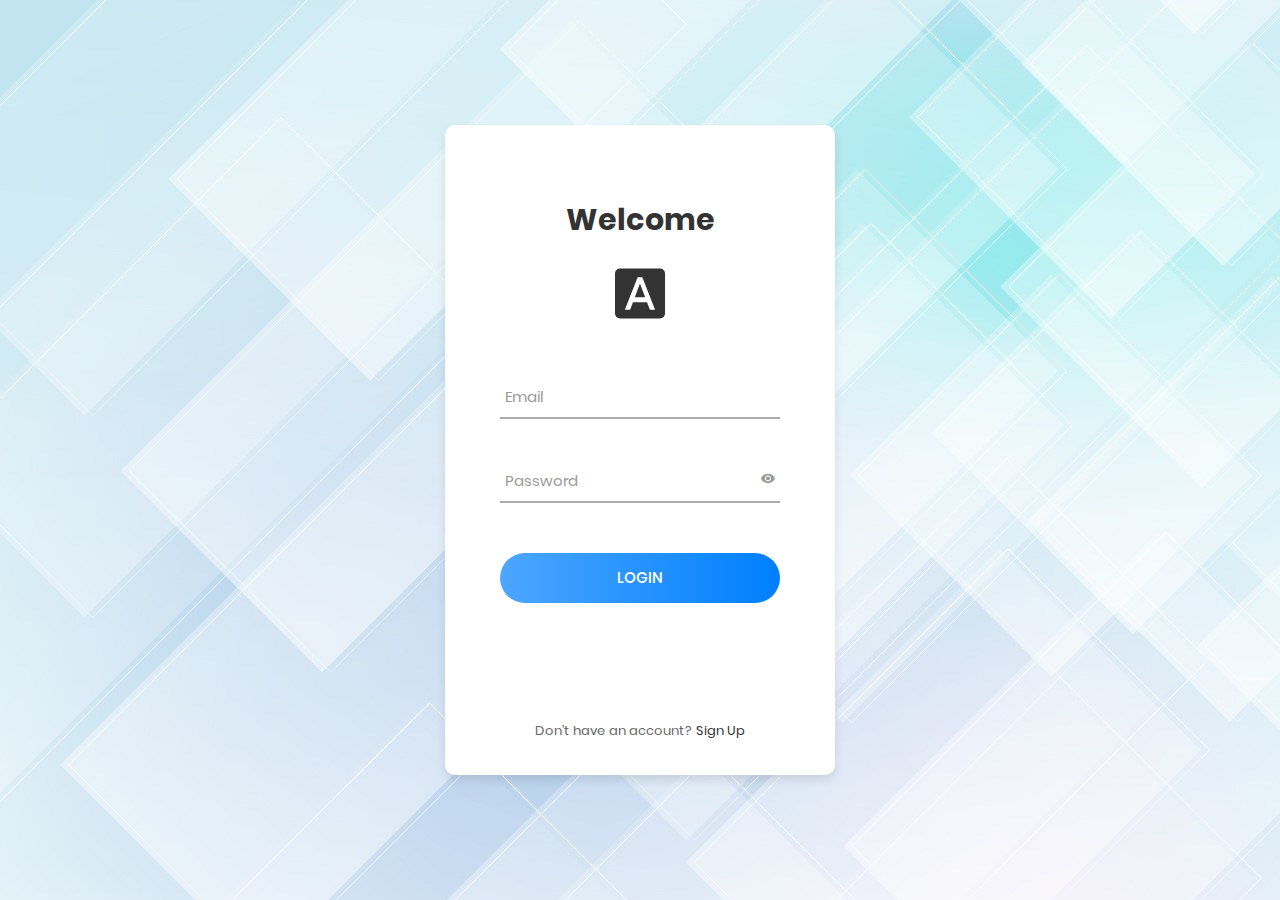
<file: src/main/java/ro/ProiectColectiv/FrontEnd/Index.html>
<!DOCTYPE html>
<html lang="en">
<head>
	<title>Login V2</title>
	<meta charset="UTF-8">
	<meta name="viewport" content="width=device-width, initial-scale=1">
<!--===============================================================================================-->	
	<link rel="icon" type="image/png" href="images/icons/favicon.ico"/>
<!--===============================================================================================-->
	<link rel="stylesheet" type="text/css" href="vendor/bootstrap/css/bootstrap.min.css">
<!--===============================================================================================-->
	<link rel="stylesheet" type="text/css" href="fonts/font-awesome-4.7.0/css/font-awesome.min.css">
<!--===============================================================================================-->
	<link rel="stylesheet" type="text/css" href="fonts/iconic/css/material-design-iconic-font.min.css">
<!--===============================================================================================-->
	<link rel="stylesheet" type="text/css" href="vendor/animate/animate.css">
<!--===============================================================================================-->	
	<link rel="stylesheet" type="text/css" href="vendor/css-hamburgers/hamburgers.min.css">
<!--===============================================================================================-->
	<link rel="stylesheet" type="text/css" href="vendor/animsition/css/animsition.min.css">
<!--===============================================================================================-->
	<link rel="stylesheet" type="text/css" href="vendor/select2/select2.min.css">
<!--===============================================================================================-->	
	<link rel="stylesheet" type="text/css" href="vendor/daterangepicker/daterangepicker.css">
<!--===============================================================================================-->
	<link rel="stylesheet" type="text/css" href="css/util.css">
	<link rel="stylesheet" type="text/css" href="css/main.css">
<!--===============================================================================================-->
</head>
<body>
	
	<div class="limiter">
		<div class="container-login100">
			<div class="wrap-login100">
				<form class="login100-form validate-form">
					<span class="login100-form-title p-b-26">
						Welcome
					</span>
					<span class="login100-form-title p-b-48">
						<i class="zmdi zmdi-font"></i>
					</span>

					<div class="wrap-input100 validate-input" data-validate = "Valid email is: a@b.c">
						<input class="input100" type="text" name="email">
						<span class="focus-input100" data-placeholder="Email"></span>
					</div>

					<div class="wrap-input100 validate-input" data-validate="Enter password">
						<span class="btn-show-pass">
							<i class="zmdi zmdi-eye"></i>
						</span>
						<input class="input100" type="password" name="pass">
						<span class="focus-input100" data-placeholder="Password"></span>
					</div>

					<div class="container-login100-form-btn">
						<div class="wrap-login100-form-btn">
							<div class="login100-form-bgbtn"></div>
							<button class="login100-form-btn">
								Login
							</button>
						</div>
					</div>

					<div class="text-center p-t-115">
						<span class="txt1">
							Don’t have an account?
						</span>

						<a class="txt2" href="#">
							Sign Up
						</a>
					</div>
				</form>
			</div>
		</div>
	</div>
	

	<div id="dropDownSelect1"></div>
	
<!--===============================================================================================-->
	<script src="vendor/jquery/jquery-3.2.1.min.js"></script>
<!--===============================================================================================-->
	<script src="vendor/animsition/js/animsition.min.js"></script>
<!--===============================================================================================-->
	<script src="vendor/bootstrap/js/popper.js"></script>
	<script src="vendor/bootstrap/js/bootstrap.min.js"></script>
<!--===============================================================================================-->
	<script src="vendor/select2/select2.min.js"></script>
<!--===============================================================================================-->
	<script src="vendor/daterangepicker/moment.min.js"></script>
	<script src="vendor/daterangepicker/daterangepicker.js"></script>
<!--===============================================================================================-->
	<script src="vendor/countdowntime/countdowntime.js"></script>
<!--===============================================================================================-->
	<script src="js/main.js"></script>

</body>
</html>
</file>
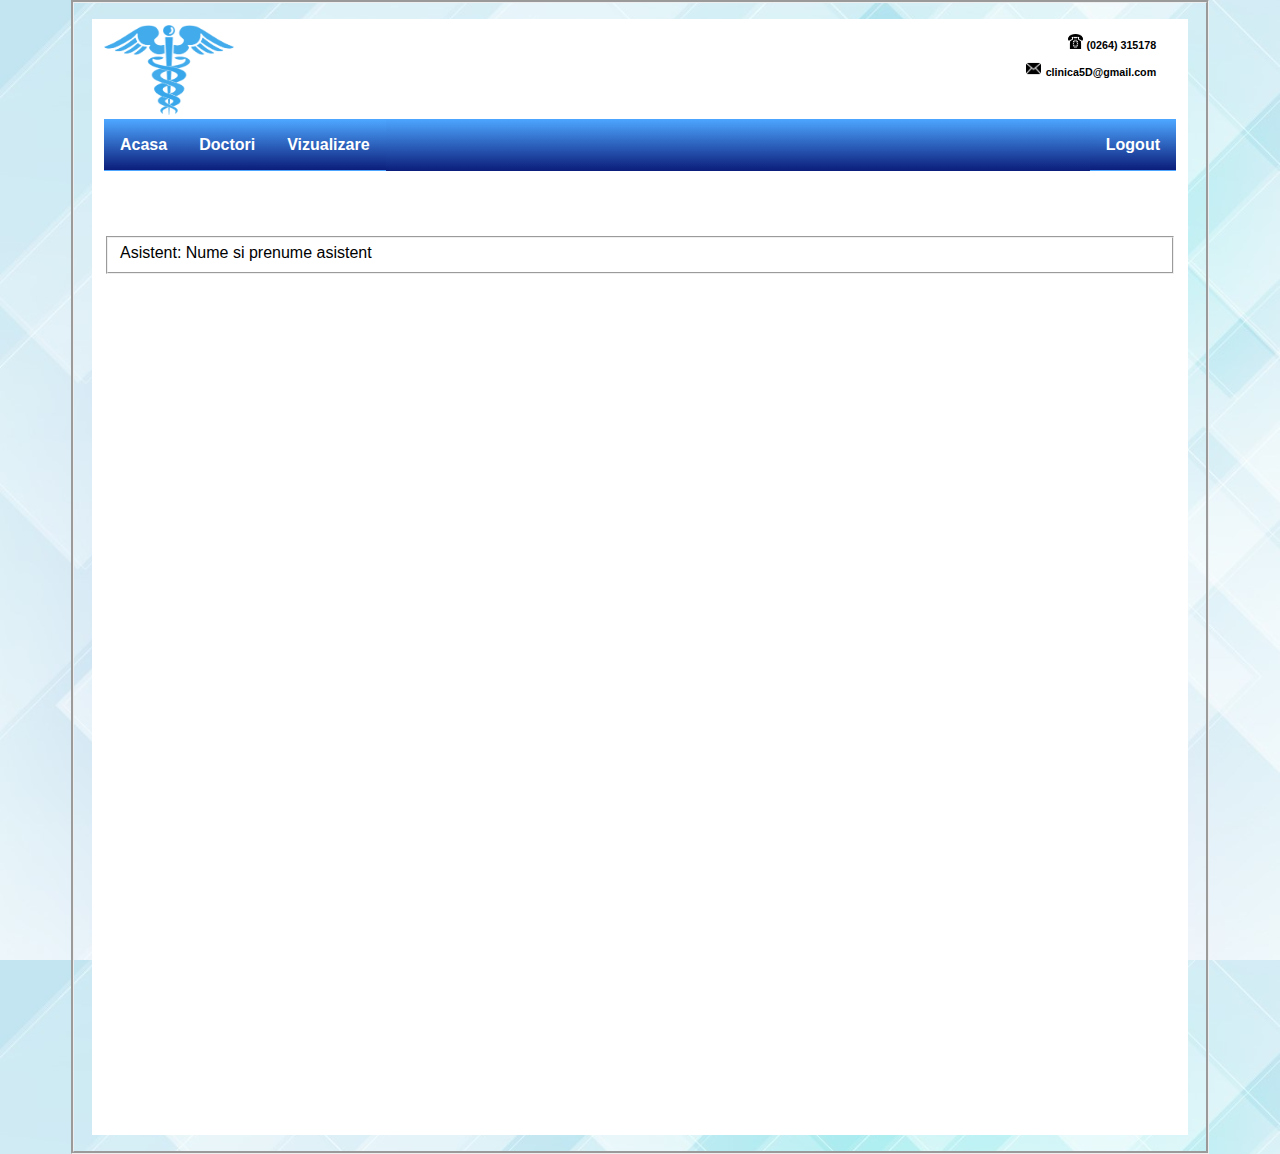
<file: src/main/java/ro/ProiectColectiv/FrontEnd/Admin.html>
<!DOCTYPE html>
<html lang="en">
<head>
    <meta charset="UTF-8">
    <title>Admin</title>
    <link rel="stylesheet" type="text/css" href="personalizedStyle.css">
    <meta name="viewport" content="width=device-width, initial-scale=1">
</head>
<body class="container">
<fieldset style="background-color: white; border: none; height: 1100px">
    <img src="logo.png" alt="Logo" width="130" height="90" style="display:inline">
    <h6 class="h5" >
        <img src="telefon.png" alt="Logo" width="15" height="15" style="display:inline;margin-left: 20px"> (0264) 315178<br>
    </h6>
    <h6 class="iconmail" >
        <img src="mail.png" alt="Logo" width="15" height="15" style="display:inline;margin-right: 5px">clinica5D@gmail.com
    </h6>


    <ul class="main-navigation" >
        <li><a href="#"  onclick="hideAll(); show('paragraf')"><b>Acasa</b></a></li>
        <li><a href="#"><b>Doctori</b></a>
            <ul>
                <li><a href="#" onclick="hideAll(); show('totiDoctorii'); tabel('tabelTotiDoctorii');"><b>Vizualizare</b></a></li>
                <li><a href="#" onclick="hideAll(); show('crearePacient');"><b>Adaugare</b></a></li>
            </ul>
        </li>
        <li><a href="#"><b>Vizualizare</b></a>
            <ul>
                <li><a href="#" onclick="hideAll(); show('vizProg');"><b>Programari doctor</b></a></li>
                <li><a href="#"><b>Istoric pacient</b></a></li>
            </ul>
        </li>
         <li style="float: right"><a href="#"><b>Logout</b></a></li>
    </ul>

    <div style="margin-top: 50px">
        <fieldset class="groupBox" id="Programari" style="border: none">
            <div>
                <table id="tabelViz" style="display: none;">
                    <tr>
                        <th>Data</th>
                        <th>Vizualizare programare</th>
                    </tr>
                    <tr>
                        <td>21.09.2018</td>
                        <td><img src="lupa.png" class="button_img" alt="Logo" width="25" height="25" onclick="tabel('tabelProg')"></td>
                    </tr>
                    <tr>
                        <td>20.05.2018</td>
                        <td><img src="lupa.png" class="button_img" alt="Logo" width="25" height="25" onclick="tabel('tabelProg2')"></td>
                    </tr>
                </table>

                <table id="tabelProg" style="display:none;" >
                    <tr>
                        <th>Ora</th>
                        <th>Pacient</th>
                        <th>Consultatie</th>
                    </tr>
                    <tr>
                        <td>14:05</td>
                        <td>Kolumban Andrei</td>
                        <td>asdasd</td>
                    </tr>
                    <tr>
                        <td>05:00</td>
                        <td>Hadar Alexandru</td>
                        <td>asdasdd</td>
                    </tr>
                </table>

                <table id="tabelProg2" style="display:none;" >
                    <tr>
                        <th>Ora</th>
                        <th>Pacient</th>
                        <th>Consultatie</th>
                    </tr>
                    <tr>
                        <td>14:50</td>
                        <td>Mike Tyson</td>
                        <td>lul</td>
                    </tr>
                    <tr>
                        <td>05:20</td>
                        <td>Salem</td>
                        <td>asdasdd</td>
                    </tr>
                    <tr>
                        <td>10:20</td>
                        <td>Ibrahimovic</td>
                        <td>kkkkkkkkk</td>
                    </tr>
                </table>
            </div>
        </fieldset>


        <fieldset class="groupBox" id="vizPacienti" style="display: none; border: none;">
            <h3>Programari</h3><br>
            <table id="tabelPacienti" style="display: none;">
                <tr>
                    <th id="textData">Data</th>
                    <th>Ora</th>
                    <th>Pacient</th>
                    <th>Confirmare</th>
                    <th>Modificare</th>
                </tr>
                <tr>
                    <td>21.09.2018</td>
                    <td>10:20</td>
                    <td>Kolumban</td>
                    <td>
                        <input type="radio" name="option1" id="optionDa" onclick="ifChecked()"> Da
                        <input type="radio" name="option1" id="optionNu" onclick="ifChecked()"> Nu
                    </td>
                    <td><img src="edit.png" class="button_img" alt="Logo" width="25" height="25" onclick="show('editProgramare'); tabel('editareProgramare');"></td>
                </tr>
                <tr>
                    <td>20.05.2018</td>
                    <td>12:45</td>
                    <td>Hadar</td>
                    <td>
                        <input type="radio" name="option1" id="optionDa2" onclick="ifChecked()"> Da
                        <input type="radio" name="option1" id="optionNu2" onclick="ifChecked()"> Nu
                    </td>
                    <td><img src="edit.png" class="button_img" alt="Logo" width="25" height="25" onclick="show('totiPacientii'); tabel('tabelTotiPacientii');"></td>
                </tr>
            </table>
        </fieldset>

        <fieldset class="groupBox" id="totiPacientii" style="display: none; border: none;">
            <h3>Vizualizare pacienti</h3><br>
            <table id="tabelTotiPacientii" style="display: none;">
                <tr>
                    <th>Pacient</th>
                    <th>Modificare</th>
                </tr>
                <tr>
                    <td>Gutt Robert</td>
                    <td><img src="edit.png" class="button_img" alt="Logo" width="25" height="25" onclick="show('editPacient'); tabel('editarePacient');"></td>
                </tr>
                <tr>
                    <td>Breaz Bobo</td>
                    <td><img src="edit.png" class="button_img" alt="Logo" width="25" height="25" onclick="tabel('tabelProg')"></td>
                </tr>
                <td>Mike Tyson</td>
                <td><img src="edit.png" class="button_img" alt="Logo" width="25" height="25" onclick="tabel('tabelProg')"></td>
                </tr>
            </table>
        </fieldset>


        <fieldset class="groupBox" id="totiDoctorii" style="display: none; border: none;">
            <h3>Vizualizare doctori</h3><br>
            <table id="tabelTotiDoctorii" style="display: none;">
                <tr>
                    <th>Doctori</th>
                    <th>Vizualizare</th>
                    <th>Stergere</th>
                </tr>
                <tr>
                    <td>Gutt Robert</td>
                    <td><img src="lupa.png" class="button_img" alt="Logo" width="25" height="25" ></td>
                    <td><img src="delete.png" class="button_img" alt="Logo" width="25" height="25" onclick="alert('Doctor sters!')"></td>
                </tr>
                <tr>
                    <td>Breaz Bobo</td>
                    <td><img src="lupa.png" class="button_img" alt="Logo" width="25" height="25"></td>
                    <td><img src="delete.png" class="button_img" alt="Logo" width="25" height="25" onclick="alert('Pacient salvat!')"></td>
                </tr>
                <td>Mike Tyson</td>
                <td><img src="lupa.png" class="button_img" alt="Logo" width="25" height="25"></td>
                <td><img src="delete.png" class="button_img" alt="Logo" width="25" height="25" onclick="alert('Pacient salvat!')"></td>
                </tr>
            </table>
        </fieldset>

        <fieldset class="groupBox", id="editPacient" style="display: none; border: none;">
            <h3>Editare pacient</h3><br>
            <form id="editarePacient">
                <label>
                    <span>Nume:</span>
                    <input type="text" name="nume" value="Gutt">

                    <span></span>Prenume:
                    <input type="text" name="prenume" value="Robert">
                </label>
                <label>
                    <span>CNP:</span>
                    <input type="text" name="cnp" value="3121294124525">

                    <span></span>Telefon:
                    <input type="text" name="telefon" value="0745234770">
                </label>
                <label>
                    <span>Email:</span>
                    <input type="text" name="email" value="guttrobert@scs,.ubbcluj.ro">

                    <span></span>Adresa:
                    <input type="text" name="adresa" value="Strada Ayy lmao, nr 420">
                </label>
                <label>
                    <span>Varsta:</span>
                    <input type="text" name="varsta" value="26">

                    <span></span>Inaltime:
                    <input type="text" name="varsta" value="1.95 m">

                    <span></span>Greutate:
                    <input type="text" name="varsta" value="70 kg">
                </label>
                <label>
                    <span>Telefon2:</span>
                    <input type="text" name="telPC" value="112">
                </label>
                <label>
                    <span>Istoric:</span>
                    <textarea rows="5" cols="49" style="resize:none">Ce ma pace rocku</textarea>
                </label><br><br>
            </form>
            <button class="cupid-green" type="button" onclick="alert('Pacient salvat!');hideElem('editPacient')">Salveaza</button>
        </fieldset>


        <fieldset class="groupBox", id="editProgramare" style="display: none; border: none;">
            <h3>Editare programare</h3><br>
            <form id="editareProgramare">
                <label>
                    <span>Data:</span>
                    <input type="date" name="data" value="2018-09-21">
                </label>
                <label>
                    <span>Ora:</span>
                    <input type="time" name="ora" value="10:20">
                </label>
                <br><br>
            </form>
            <button class="cupid-green" type="button" onclick="alert('Programare modificata cu succes!'); hideElem('editProgramare')">Salveaza</button>
        </fieldset>

        <fieldset class="groupBox" id="paragraf">
            <p3> Asistent: Nume si prenume asistent</p3>
        </fieldset>

        <fieldset class="groupBox" id="vizPacient" style="display: none; border: none;">
            <p style="display: inline;"> Pacient </p>
            <select name="pacienti" style="display: inline; margin-left: 20px;" onchange="show('vizFisaMedicala')">
                <option value=""> </option>
                <option>Kolumban Andrei</option>
                <option>Hadar Alexandru</option>
                <option>Nelson Mondialu</option>
            </select>

            <table id="vizFisaMedicala" style="display: none">
                <tr>
                    <th>Data</th>
                    <th>Vizualizare fisa medicala</th>
                </tr>
                <tr>
                    <td>21.09.2018</td>
                    <td><img src="lupa.png" class="button_img" alt="Logo" width="45" height="45" onclick="tabel('tabelProg')"></td>
                </tr>
                <tr>
                    <td>20.05.2018</td>
                    <td><img src="lupa.png" class="button_img" alt="Logo" width="45" height="45" onclick="tabel('tabelProg')"></td>
                </tr>
            </table>

        </fieldset>

        <fieldset class="groupBox" id="crearePacient" style="border-style: groove; display: none">
            <h3>Adaugare doctor</h3><br>
            <form id = "crearePacientt">
                <label>
                    <span>Nume:</span>
                    <input type="text" name="nume">

                    <span></span>Prenume:
                    <input type="text" name="prenume">
                </label>
                <label>
                    <span>CNP:</span>
                    <input type="text" name="cnp">

                    <span></span>Telefon:
                    <input type="text" name="telefon">
                </label>
                <label>
                    <span>Email:</span>
                    <input type="text" name="email">

                    <span></span>Adresa:
                    <input type="text" name="adresa">
                </label>
                <label>
                    <span>Varsta:</span>
                    <input type="text" name="varsta">

                    <span></span>Inaltime:
                    <input type="text" name="varsta">

                    <span></span>Greutate:
                    <input type="text" name="varsta">
                </label>
                <label>
                    <span>Telefon2:</span>
                    <input type="text" name="telPC">
                </label>
                <label>
                    <span>Istoric:</span>
                    <textarea rows="5" cols="49" style="resize:none">
                    </textarea>
                </label><br><br><br>
            </form>
            <button class="cupid-green" type="button" onclick="alert('Pacient salvat!'); ">Salveaza</button>
        </fieldset>


        <fieldset class="groupBox" id="vizProg" style="display: none; border: none;">
            <p style="display: inline;"> Doctor </p>
            <select name="doctori" style="display: inline; margin-left: 20px;" onchange="show('vizFisaMedicala')">
                <option value=""> </option>
                <option>Kolumban Andrei</option>
                <option>Hadar Alexandru</option>
                <option>Nelson Mondialu</option>
            </select>

            <p style="display: inline;"> Interval </p>
            <input type="date">
            <input type="date">
            <button class="cupid-green" type="button" onclick="alert('Pacient salvat!'); ">Generare</button>
        </fieldset>

        </fieldset>

        <script>
            function tabel(id_element) {
                var x = document.getElementById(id_element);
                if (x.style.display != "none") {
                    hide(id_element);
                } else {
                    x.style.display = "block";
                    x.style.display = "inline";
                }
            }

            function hide(id_element)
            {
                var x = document.getElementById(id_element);
                document.getElementsByTagName();
                x.style.display = "none";
            }

            function hideElem(id_element){
                var elem = document.getElementById(id_element);
                elem.style.display = "none";
            }

            function hideAll()
            {
                var elements = document.getElementsByClassName("groupBox");
                for(var i=0; i<elements.length; i++) {
                    elements[i].style.display = "none";
                }
            }

            function show(id_element)
            {
                var x = document.getElementById(id_element);
                x.style.display ="block";
            }

            function ifChecked() {

                if (document.getElementById("optionDa").checked == true) {
                    alert("Programare acceptata!");
                    document.getElementsByClassName("td").Color = Green;
                }
                else if (document.getElementById("optionNu").checked == true) {
                    alert("Programare respinsa!");
                    document.getElementsByClassName("td").Color = Red;
                }
                else if (document.getElementById("optionDa2").checked == true) {
                    alert("Programare acceptata!");
                    document.getElementsByClassName("td").Color = Red;
                }
                else if (document.getElementById("optionNu2").checked == true) {
                    alert("Programare respinsa!");
                    document.getElementsByClassName("td").Color = Red;
                }
                else {
                    // DO NOTHING
                }
            }

        </script>

    </div>
</fieldset>
</body>
</html>
</file>
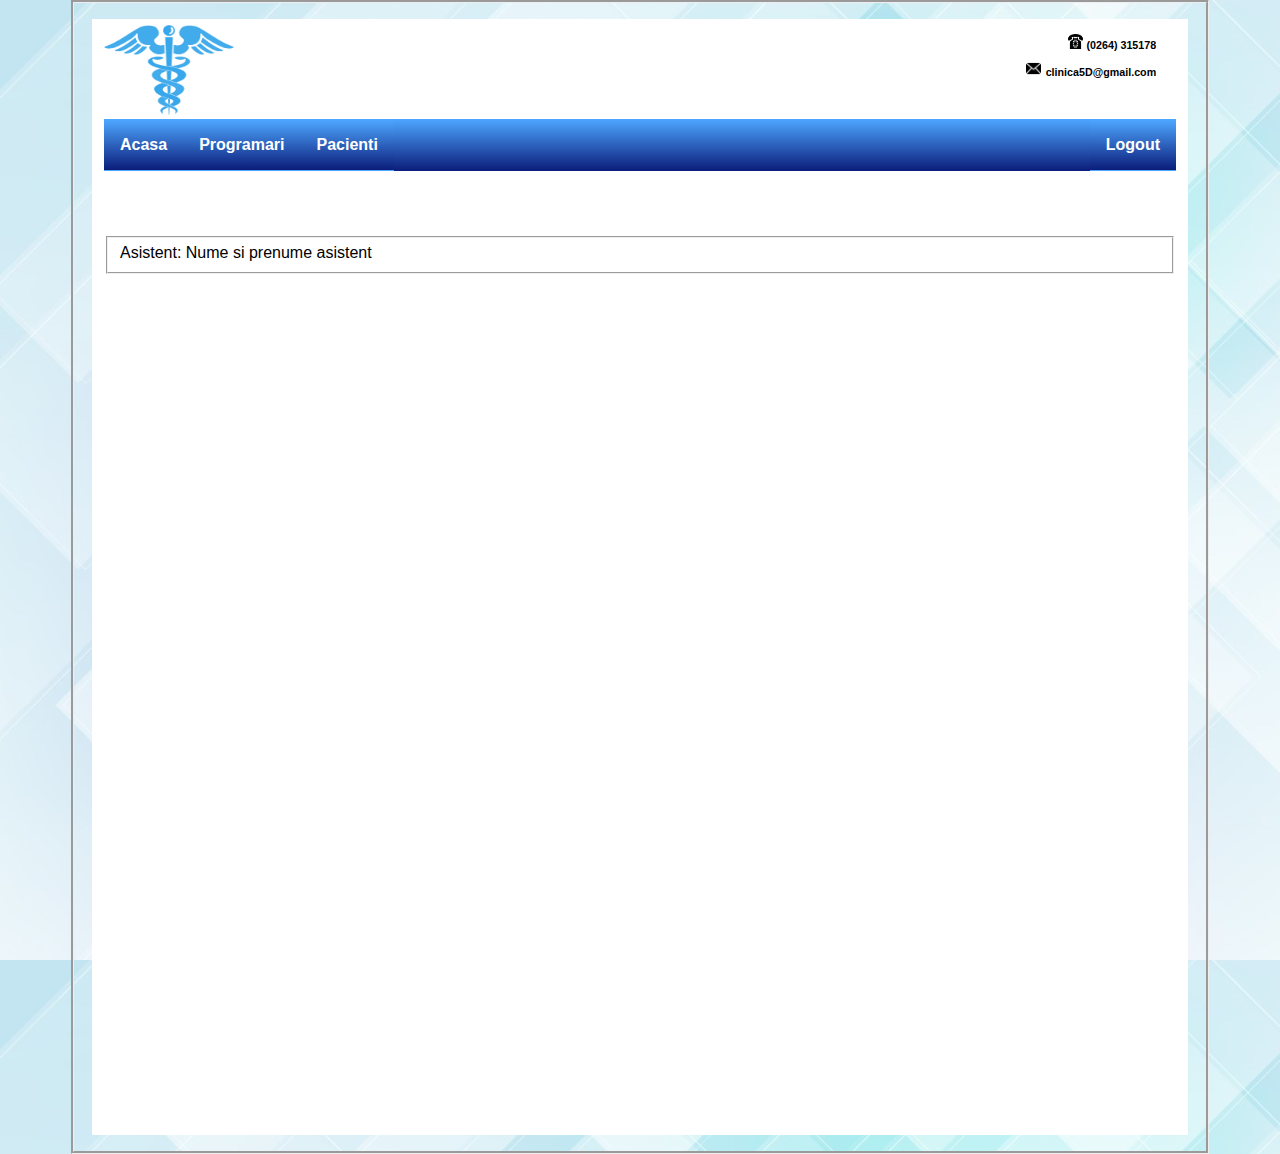
<file: src/main/java/ro/ProiectColectiv/FrontEnd/Asistent.html>
<!DOCTYPE html>
<html lang="en">
<head>
    <meta charset="UTF-8">
    <title>Asistent</title>
    <link rel="stylesheet" type="text/css" href="personalizedStyle.css">
    <meta name="viewport" content="width=device-width, initial-scale=1">
</head>
<body class="container">
<fieldset style="background-color: white;border: none; height: 1100px">
    <img src="logo.png" alt="Logo" width="130" height="90" style="display:inline">
    <h6 class="h5" >
        <img src="telefon.png" alt="Logo" width="15" height="15" style="display:inline;margin-left: 20px"> (0264) 315178<br>
    </h6>
    <h6 class="iconmail" >
        <img src="mail.png" alt="Logo" width="15" height="15" style="display:inline;margin-right: 5px">clinica5D@gmail.com
    </h6>



    <ul class="main-navigation"  >
        <li><a href="#"><b>Acasa</b></a></li>
        <li><a href="#" onclick="hideAll(); show('vizPacienti'); tabel('tabelPacienti');"><b>Programari</b></a>
        </li>
        <li><a href="#"><b>Pacienti</b></a>
            <ul>
                <li ><a href="#"onclick="hideAll(); show('totiPacientii'); tabel('tabelTotiPacientii');"><b>Vizualizare</b></a></li>
                <li><a href="#" onclick="hideAll(); show('crearePacient');"><b>Adaugare</b></a></li>

            </ul>
        </li>
        <li style="float: right"><a href="#"><b>Logout</b></a></li>
    </ul>

    <div style="margin-top: 50px">
        <fieldset class="groupBox" id="Programari" style="border: none">
            <div>
                <table id="tabelViz" style="display: none;">
                    <tr>
                        <th>Data</th>
                        <th>Vizualizare programare</th>
                    </tr>
                    <tr>
                        <td>21.09.2018</td>
                        <td><img src="lupa.png" class="button_img" alt="Logo" width="25" height="25" onclick="tabel('tabelProg')"></td>
                    </tr>
                    <tr>
                        <td>20.05.2018</td>
                        <td><img src="lupa.png" class="button_img" alt="Logo" width="25" height="25" onclick="tabel('tabelProg2')"></td>
                    </tr>
                </table>

                <table id="tabelProg" style="display:none;" >
                    <tr>
                        <th>Ora</th>
                        <th>Pacient</th>
                        <th>Consultatie</th>
                    </tr>
                    <tr>
                        <td>14:05</td>
                        <td>Kolumban Andrei</td>
                        <td>asdasd</td>
                    </tr>
                    <tr>
                        <td>05:00</td>
                        <td>Hadar Alexandru</td>
                        <td>asdasdd</td>
                    </tr>
                </table>

                <table id="tabelProg2" style="display:none;" >
                    <tr>
                        <th>Ora</th>
                        <th>Pacient</th>
                        <th>Consultatie</th>
                    </tr>
                    <tr>
                        <td>14:50</td>
                        <td>Mike Tyson</td>
                        <td>lul</td>
                    </tr>
                    <tr>
                        <td>05:20</td>
                        <td>Salem</td>
                        <td>asdasdd</td>
                    </tr>
                    <tr>
                        <td>10:20</td>
                        <td>Ibrahimovic</td>
                        <td>kkkkkkkkk</td>
                    </tr>
                </table>
            </div>
        </fieldset>


        <fieldset class="groupBox" id="vizPacienti" style="display: none; border: none;">
            <h3>Programari</h3><br>
            <table id="tabelPacienti" style="display: none;">
                <tr>
                    <th id="textData">Data</th>
                    <th>Ora</th>
                    <th>Pacient</th>
                    <th>Confirmare</th>
                    <th>Modificare</th>
                </tr>
                <tr>
                    <td>21.09.2018</td>
                    <td>10:20</td>
                    <td>Kolumban</td>
                    <td>
                        <input type="radio" name="option1" id="optionDa" onclick="ifChecked()"> Da
                        <input type="radio" name="option1" id="optionNu" onclick="ifChecked()"> Nu
                    </td>
                    <td><img src="edit.png" class="button_img" alt="Logo" width="25" height="25" onclick="show('editProgramare'); tabel('editareProgramare');"></td>
                </tr>
                <tr>
                    <td>20.05.2018</td>
                    <td>12:45</td>
                    <td>Hadar</td>
                    <td>
                        <input type="radio" name="option1" id="optionDa2" onclick="ifChecked()"> Da
                        <input type="radio" name="option1" id="optionNu2" onclick="ifChecked()"> Nu
                    </td>
                    <td><img src="edit.png" class="button_img" alt="Logo" width="25" height="25" onclick="show('totiPacientii'); tabel('tabelTotiPacientii');"></td>
                </tr>
            </table>
        </fieldset>

        <fieldset class="groupBox" id="totiPacientii" style="display: none; border: none;">
            <h3>Vizualizare pacienti</h3><br>
            <table id="tabelTotiPacientii" style="display: none;">
                <tr>
                    <th>Pacient</th>
                    <th>Modificare</th>
                </tr>
                <tr>
                    <td>Gutt Robert</td>
                    <td><img src="edit.png" class="button_img" alt="Logo" width="25" height="25" onclick="show('editPacient'); tabel('editarePacient');"></td>
                </tr>
                <tr>
                    <td>Breaz Bobo</td>
                    <td><img src="edit.png" class="button_img" alt="Logo" width="25" height="25" onclick="tabel('tabelProg')"></td>
                </tr>
                    <td>Mike Tyson</td>
                    <td><img src="edit.png" class="button_img" alt="Logo" width="25" height="25" onclick="tabel('tabelProg')"></td>
                </tr>
            </table>
        </fieldset>

        <fieldset class="groupBox", id="editPacient" style="display: none; border: none;">
            <h3>Editare pacient</h3><br>
            <form id="editarePacient">
                <label>
                    <span>Nume:</span>
                    <input type="text" name="nume" value="Gutt">

                    <span></span>Prenume:
                    <input type="text" name="prenume" value="Robert">
                </label>
                <label>
                    <span>CNP:</span>
                    <input type="text" name="cnp" value="3121294124525">

                    <span></span>Telefon:
                    <input type="text" name="telefon" value="0745234770">
                </label>
                <label>
                    <span>Email:</span>
                    <input type="text" name="email" value="guttrobert@scs,.ubbcluj.ro">

                    <span></span>Adresa:
                    <input type="text" name="adresa" value="Strada Ayy lmao, nr 420">
                </label>
                <label>
                    <span>Varsta:</span>
                    <input type="text" name="varsta" value="26">

                    <span></span>Inaltime:
                    <input type="text" name="varsta" value="1.95 m">

                    <span></span>Greutate:
                    <input type="text" name="varsta" value="70 kg">
                </label>
                <label>
                    <span>Telefon2:</span>
                    <input type="text" name="telPC" value="112">
                </label>
                <label>
                    <span>Istoric:</span>
                    <textarea rows="5" cols="49" style="resize:none">Ce ma pace rocku</textarea>
                </label><br><br>
            </form>
            <button class="cupid-green" type="button" onclick="alert('Pacient salvat!');hideElem('editPacient')">Salveaza</button>
        </fieldset>


        <fieldset class="groupBox", id="editProgramare" style="display: none; border: none;">
            <h3>Editare programare</h3><br>
            <form id="editareProgramare">
                <label>
                    <span>Data:</span>
                    <input type="date" name="data" value="2018-09-21">
                </label>
                <label>
                    <span>Ora:</span>
                    <input type="time" name="ora" value="10:20">
                </label>
                <br><br>
            </form>
            <button class="cupid-green" type="button" onclick="alert('Programare modificata cu succes!'); hideElem('editProgramare')">Salveaza</button>
        </fieldset>

        <fieldset class="groupBox" id="paragraf">
            <p3> Asistent: Nume si prenume asistent</p3>
        </fieldset>

        <fieldset class="groupBox" id="vizPacient" style="display: none; border: none;">
            <p style="display: inline;"> Pacient </p>
            <select name="pacienti" style="display: inline; margin-left: 20px;" onchange="show('vizFisaMedicala')">
                <option value=""> </option>
                <option>Kolumban Andrei</option>
                <option>Hadar Alexandru</option>
                <option>Nelson Mondialu</option>
            </select>

            <table id="vizFisaMedicala" style="display: none">
                <tr>
                    <th>Data</th>
                    <th>Vizualizare fisa medicala</th>
                </tr>
                <tr>
                    <td>21.09.2018</td>
                    <td><img src="lupa.png" class="button_img" alt="Logo" width="45" height="45" onclick="tabel('tabelProg')"></td>
                </tr>
                <tr>
                    <td>20.05.2018</td>
                    <td><img src="lupa.png" class="button_img" alt="Logo" width="45" height="45" onclick="tabel('tabelProg')"></td>
                </tr>
            </table>

        </fieldset>

        <fieldset class="groupBox" id="crearePacient" style="border-style: groove; display: none">
            <h3>Adaugare pacient</h3><br>
            <form id = "crearePacientt">
                <label>
                    <span>Nume:</span>
                    <input type="text" name="nume">

                    <span></span>Prenume:
                    <input type="text" name="prenume">
                </label>
                <label>
                    <span>CNP:</span>
                    <input type="text" name="cnp">

                    <span></span>Telefon:
                    <input type="text" name="telefon">
                </label>
                <label>
                    <span>Email:</span>
                    <input type="text" name="email">

                    <span></span>Adresa:
                    <input type="text" name="adresa">
                </label>
                <label>
                    <span>Varsta:</span>
                    <input type="text" name="varsta">

                    <span></span>Inaltime:
                    <input type="text" name="varsta">

                    <span></span>Greutate:
                    <input type="text" name="varsta">
                </label>
                <label>
                    <span>Telefon2:</span>
                    <input type="text" name="telPC">
                </label>
                <label>
                    <span>Istoric:</span>
                    <textarea rows="5" cols="49" style="resize:none">
                    </textarea>
                </label><br><br><br>
            </form>
            <button class="cupid-green" type="button" onclick="alert('Pacient salvat!'); ">Salveaza</button>
        </fieldset>

        <script>
            function tabel(id_element) {
                var x = document.getElementById(id_element);
                if (x.style.display != "none") {
                    hide(id_element);
                } else {
                    x.style.display = "block";
                    x.style.display = "inline";
                }
            }

            function hide(id_element)
            {
                var x = document.getElementById(id_element);
                document.getElementsByTagName();
                x.style.display = "none";
            }

            function hideElem(id_element){
                var elem = document.getElementById(id_element);
                elem.style.display = "none";
            }

            function hideAll()
            {
                var elements = document.getElementsByClassName("groupBox");
                for(var i=0; i<elements.length; i++) {
                    elements[i].style.display = "none";
                }
            }

            function show(id_element)
            {
                var x = document.getElementById(id_element);
                x.style.display ="block";
            }

            function ifChecked() {

                if (document.getElementById("optionDa").checked == true) {
                    alert("Programare acceptata!");
                    document.getElementsByClassName("td").Color = Green;
                }
                else if (document.getElementById("optionNu").checked == true) {
                    alert("Programare respinsa!");
                    document.getElementsByClassName("td").Color = Red;
                }
                else if (document.getElementById("optionDa2").checked == true) {
                    alert("Programare acceptata!");
                    document.getElementsByClassName("td").Color = Red;
                }
                else if (document.getElementById("optionNu2").checked == true) {
                    alert("Programare respinsa!");
                    document.getElementsByClassName("td").Color = Red;
                }
                else {
                    // DO NOTHING
                }
            }

        </script>

    </div>
</fieldset>
</body>
</html>
</file>
<file: src/main/java/ro/ProiectColectiv/FrontEnd/vendor/daterangepicker/daterangepicker.css>
.daterangepicker {
  position: absolute;
  color: inherit;
  background-color: #fff;
  border-radius: 4px;
  width: 278px;
  padding: 4px;
  margin-top: 1px;
  top: 100px;
  left: 20px;
  /* Calendars */ }
  .daterangepicker:before, .daterangepicker:after {
    position: absolute;
    display: inline-block;
    border-bottom-color: rgba(0, 0, 0, 0.2);
    content: ''; }
  .daterangepicker:before {
    top: -7px;
    border-right: 7px solid transparent;
    border-left: 7px solid transparent;
    border-bottom: 7px solid #ccc; }
  .daterangepicker:after {
    top: -6px;
    border-right: 6px solid transparent;
    border-bottom: 6px solid #fff;
    border-left: 6px solid transparent; }
  .daterangepicker.opensleft:before {
    right: 9px; }
  .daterangepicker.opensleft:after {
    right: 10px; }
  .daterangepicker.openscenter:before {
    left: 0;
    right: 0;
    width: 0;
    margin-left: auto;
    margin-right: auto; }
  .daterangepicker.openscenter:after {
    left: 0;
    right: 0;
    width: 0;
    margin-left: auto;
    margin-right: auto; }
  .daterangepicker.opensright:before {
    left: 9px; }
  .daterangepicker.opensright:after {
    left: 10px; }
  .daterangepicker.dropup {
    margin-top: -5px; }
    .daterangepicker.dropup:before {
      top: initial;
      bottom: -7px;
      border-bottom: initial;
      border-top: 7px solid #ccc; }
    .daterangepicker.dropup:after {
      top: initial;
      bottom: -6px;
      border-bottom: initial;
      border-top: 6px solid #fff; }
  .daterangepicker.dropdown-menu {
    max-width: none;
    z-index: 3001; }
  .daterangepicker.single .ranges, .daterangepicker.single .calendar {
    float: none; }
  .daterangepicker.show-calendar .calendar {
    display: block; }
  .daterangepicker .calendar {
    display: none;
    max-width: 270px;
    margin: 4px; }
    .daterangepicker .calendar.single .calendar-table {
      border: none; }
    .daterangepicker .calendar th, .daterangepicker .calendar td {
      white-space: nowrap;
      text-align: center;
      min-width: 32px; }
  .daterangepicker .calendar-table {
    border: 1px solid #fff;
    padding: 4px;
    border-radius: 4px;
    background-color: #fff; }
  .daterangepicker table {
    width: 100%;
    margin: 0; }
  .daterangepicker td, .daterangepicker th {
    text-align: center;
    width: 20px;
    height: 20px;
    border-radius: 4px;
    border: 1px solid transparent;
    white-space: nowrap;
    cursor: pointer; }
    .daterangepicker td.available:hover, .daterangepicker th.available:hover {
      background-color: #eee;
      border-color: transparent;
      color: inherit; }
    .daterangepicker td.week, .daterangepicker th.week {
      font-size: 80%;
      color: #ccc; }
  .daterangepicker td.off, .daterangepicker td.off.in-range, .daterangepicker td.off.start-date, .daterangepicker td.off.end-date {
    background-color: #fff;
    border-color: transparent;
    color: #999; }
  .daterangepicker td.in-range {
    background-color: #ebf4f8;
    border-color: transparent;
    color: #000;
    border-radius: 0; }
  .daterangepicker td.start-date {
    border-radius: 4px 0 0 4px; }
  .daterangepicker td.end-date {
    border-radius: 0 4px 4px 0; }
  .daterangepicker td.start-date.end-date {
    border-radius: 4px; }
  .daterangepicker td.active, .daterangepicker td.active:hover {
    background-color: #357ebd;
    border-color: transparent;
    color: #fff; }
  .daterangepicker th.month {
    width: auto; }
  .daterangepicker td.disabled, .daterangepicker option.disabled {
    color: #999;
    cursor: not-allowed;
    text-decoration: line-through; }
  .daterangepicker select.monthselect, .daterangepicker select.yearselect {
    font-size: 12px;
    padding: 1px;
    height: auto;
    margin: 0;
    cursor: default; }
  .daterangepicker select.monthselect {
    margin-right: 2%;
    width: 56%; }
  .daterangepicker select.yearselect {
    width: 40%; }
  .daterangepicker select.hourselect, .daterangepicker select.minuteselect, .daterangepicker select.secondselect, .daterangepicker select.ampmselect {
    width: 50px;
    margin-bottom: 0; }
  .daterangepicker .input-mini {
    border: 1px solid #ccc;
    border-radius: 4px;
    color: #555;
    height: 30px;
    line-height: 30px;
    display: block;
    vertical-align: middle;
    margin: 0 0 5px 0;
    padding: 0 6px 0 28px;
    width: 100%; }
    .daterangepicker .input-mini.active {
      border: 1px solid #08c;
      border-radius: 4px; }
  .daterangepicker .daterangepicker_input {
    position: relative; }
    .daterangepicker .daterangepicker_input i {
      position: absolute;
      left: 8px;
      top: 8px; }
  .daterangepicker.rtl .input-mini {
    padding-right: 28px;
    padding-left: 6px; }
  .daterangepicker.rtl .daterangepicker_input i {
    left: auto;
    right: 8px; }
  .daterangepicker .calendar-time {
    text-align: center;
    margin: 5px auto;
    line-height: 30px;
    position: relative;
    padding-left: 28px; }
    .daterangepicker .calendar-time select.disabled {
      color: #ccc;
      cursor: not-allowed; }

.ranges {
  font-size: 11px;
  float: none;
  margin: 4px;
  text-align: left; }
  .ranges ul {
    list-style: none;
    margin: 0 auto;
    padding: 0;
    width: 100%; }
  .ranges li {
    font-size: 13px;
    background-color: #f5f5f5;
    border: 1px solid #f5f5f5;
    border-radius: 4px;
    color: #08c;
    padding: 3px 12px;
    margin-bottom: 8px;
    cursor: pointer; }
    .ranges li:hover {
      background-color: #08c;
      border: 1px solid #08c;
      color: #fff; }
    .ranges li.active {
      background-color: #08c;
      border: 1px solid #08c;
      color: #fff; }

/*  Larger Screen Styling */
@media (min-width: 564px) {
  .daterangepicker {
    width: auto; }
    .daterangepicker .ranges ul {
      width: 160px; }
    .daterangepicker.single .ranges ul {
      width: 100%; }
    .daterangepicker.single .calendar.left {
      clear: none; }
    .daterangepicker.single.ltr .ranges, .daterangepicker.single.ltr .calendar {
      float: left; }
    .daterangepicker.single.rtl .ranges, .daterangepicker.single.rtl .calendar {
      float: right; }
    .daterangepicker.ltr {
      direction: ltr;
      text-align: left; }
      .daterangepicker.ltr .calendar.left {
        clear: left;
        margin-right: 0; }
        .daterangepicker.ltr .calendar.left .calendar-table {
          border-right: none;
          border-top-right-radius: 0;
          border-bottom-right-radius: 0; }
      .daterangepicker.ltr .calendar.right {
        margin-left: 0; }
        .daterangepicker.ltr .calendar.right .calendar-table {
          border-left: none;
          border-top-left-radius: 0;
          border-bottom-left-radius: 0; }
      .daterangepicker.ltr .left .daterangepicker_input {
        padding-right: 12px; }
      .daterangepicker.ltr .calendar.left .calendar-table {
        padding-right: 12px; }
      .daterangepicker.ltr .ranges, .daterangepicker.ltr .calendar {
        float: left; }
    .daterangepicker.rtl {
      direction: rtl;
      text-align: right; }
      .daterangepicker.rtl .calendar.left {
        clear: right;
        margin-left: 0; }
        .daterangepicker.rtl .calendar.left .calendar-table {
          border-left: none;
          border-top-left-radius: 0;
          border-bottom-left-radius: 0; }
      .daterangepicker.rtl .calendar.right {
        margin-right: 0; }
        .daterangepicker.rtl .calendar.right .calendar-table {
          border-right: none;
          border-top-right-radius: 0;
          border-bottom-right-radius: 0; }
      .daterangepicker.rtl .left .daterangepicker_input {
        padding-left: 12px; }
      .daterangepicker.rtl .calendar.left .calendar-table {
        padding-left: 12px; }
      .daterangepicker.rtl .ranges, .daterangepicker.rtl .calendar {
        text-align: right;
        float: right; } }
@media (min-width: 730px) {
  .daterangepicker .ranges {
    width: auto; }
  .daterangepicker.ltr .ranges {
    float: left; }
  .daterangepicker.rtl .ranges {
    float: right; }
  .daterangepicker .calendar.left {
    clear: none !important; } }
</file>
<file: src/main/java/ro/ProiectColectiv/FrontEnd/css/util.css>
/*[ FONT SIZE ]
///////////////////////////////////////////////////////////
*/
.fs-1 {font-size: 1px;}
.fs-2 {font-size: 2px;}
.fs-3 {font-size: 3px;}
.fs-4 {font-size: 4px;}
.fs-5 {font-size: 5px;}
.fs-6 {font-size: 6px;}
.fs-7 {font-size: 7px;}
.fs-8 {font-size: 8px;}
.fs-9 {font-size: 9px;}
.fs-10 {font-size: 10px;}
.fs-11 {font-size: 11px;}
.fs-12 {font-size: 12px;}
.fs-13 {font-size: 13px;}
.fs-14 {font-size: 14px;}
.fs-15 {font-size: 15px;}
.fs-16 {font-size: 16px;}
.fs-17 {font-size: 17px;}
.fs-18 {font-size: 18px;}
.fs-19 {font-size: 19px;}
.fs-20 {font-size: 20px;}
.fs-21 {font-size: 21px;}
.fs-22 {font-size: 22px;}
.fs-23 {font-size: 23px;}
.fs-24 {font-size: 24px;}
.fs-25 {font-size: 25px;}
.fs-26 {font-size: 26px;}
.fs-27 {font-size: 27px;}
.fs-28 {font-size: 28px;}
.fs-29 {font-size: 29px;}
.fs-30 {font-size: 30px;}
.fs-31 {font-size: 31px;}
.fs-32 {font-size: 32px;}
.fs-33 {font-size: 33px;}
.fs-34 {font-size: 34px;}
.fs-35 {font-size: 35px;}
.fs-36 {font-size: 36px;}
.fs-37 {font-size: 37px;}
.fs-38 {font-size: 38px;}
.fs-39 {font-size: 39px;}
.fs-40 {font-size: 40px;}
.fs-41 {font-size: 41px;}
.fs-42 {font-size: 42px;}
.fs-43 {font-size: 43px;}
.fs-44 {font-size: 44px;}
.fs-45 {font-size: 45px;}
.fs-46 {font-size: 46px;}
.fs-47 {font-size: 47px;}
.fs-48 {font-size: 48px;}
.fs-49 {font-size: 49px;}
.fs-50 {font-size: 50px;}
.fs-51 {font-size: 51px;}
.fs-52 {font-size: 52px;}
.fs-53 {font-size: 53px;}
.fs-54 {font-size: 54px;}
.fs-55 {font-size: 55px;}
.fs-56 {font-size: 56px;}
.fs-57 {font-size: 57px;}
.fs-58 {font-size: 58px;}
.fs-59 {font-size: 59px;}
.fs-60 {font-size: 60px;}
.fs-61 {font-size: 61px;}
.fs-62 {font-size: 62px;}
.fs-63 {font-size: 63px;}
.fs-64 {font-size: 64px;}
.fs-65 {font-size: 65px;}
.fs-66 {font-size: 66px;}
.fs-67 {font-size: 67px;}
.fs-68 {font-size: 68px;}
.fs-69 {font-size: 69px;}
.fs-70 {font-size: 70px;}
.fs-71 {font-size: 71px;}
.fs-72 {font-size: 72px;}
.fs-73 {font-size: 73px;}
.fs-74 {font-size: 74px;}
.fs-75 {font-size: 75px;}
.fs-76 {font-size: 76px;}
.fs-77 {font-size: 77px;}
.fs-78 {font-size: 78px;}
.fs-79 {font-size: 79px;}
.fs-80 {font-size: 80px;}
.fs-81 {font-size: 81px;}
.fs-82 {font-size: 82px;}
.fs-83 {font-size: 83px;}
.fs-84 {font-size: 84px;}
.fs-85 {font-size: 85px;}
.fs-86 {font-size: 86px;}
.fs-87 {font-size: 87px;}
.fs-88 {font-size: 88px;}
.fs-89 {font-size: 89px;}
.fs-90 {font-size: 90px;}
.fs-91 {font-size: 91px;}
.fs-92 {font-size: 92px;}
.fs-93 {font-size: 93px;}
.fs-94 {font-size: 94px;}
.fs-95 {font-size: 95px;}
.fs-96 {font-size: 96px;}
.fs-97 {font-size: 97px;}
.fs-98 {font-size: 98px;}
.fs-99 {font-size: 99px;}
.fs-100 {font-size: 100px;}
.fs-101 {font-size: 101px;}
.fs-102 {font-size: 102px;}
.fs-103 {font-size: 103px;}
.fs-104 {font-size: 104px;}
.fs-105 {font-size: 105px;}
.fs-106 {font-size: 106px;}
.fs-107 {font-size: 107px;}
.fs-108 {font-size: 108px;}
.fs-109 {font-size: 109px;}
.fs-110 {font-size: 110px;}
.fs-111 {font-size: 111px;}
.fs-112 {font-size: 112px;}
.fs-113 {font-size: 113px;}
.fs-114 {font-size: 114px;}
.fs-115 {font-size: 115px;}
.fs-116 {font-size: 116px;}
.fs-117 {font-size: 117px;}
.fs-118 {font-size: 118px;}
.fs-119 {font-size: 119px;}
.fs-120 {font-size: 120px;}
.fs-121 {font-size: 121px;}
.fs-122 {font-size: 122px;}
.fs-123 {font-size: 123px;}
.fs-124 {font-size: 124px;}
.fs-125 {font-size: 125px;}
.fs-126 {font-size: 126px;}
.fs-127 {font-size: 127px;}
.fs-128 {font-size: 128px;}
.fs-129 {font-size: 129px;}
.fs-130 {font-size: 130px;}
.fs-131 {font-size: 131px;}
.fs-132 {font-size: 132px;}
.fs-133 {font-size: 133px;}
.fs-134 {font-size: 134px;}
.fs-135 {font-size: 135px;}
.fs-136 {font-size: 136px;}
.fs-137 {font-size: 137px;}
.fs-138 {font-size: 138px;}
.fs-139 {font-size: 139px;}
.fs-140 {font-size: 140px;}
.fs-141 {font-size: 141px;}
.fs-142 {font-size: 142px;}
.fs-143 {font-size: 143px;}
.fs-144 {font-size: 144px;}
.fs-145 {font-size: 145px;}
.fs-146 {font-size: 146px;}
.fs-147 {font-size: 147px;}
.fs-148 {font-size: 148px;}
.fs-149 {font-size: 149px;}
.fs-150 {font-size: 150px;}
.fs-151 {font-size: 151px;}
.fs-152 {font-size: 152px;}
.fs-153 {font-size: 153px;}
.fs-154 {font-size: 154px;}
.fs-155 {font-size: 155px;}
.fs-156 {font-size: 156px;}
.fs-157 {font-size: 157px;}
.fs-158 {font-size: 158px;}
.fs-159 {font-size: 159px;}
.fs-160 {font-size: 160px;}
.fs-161 {font-size: 161px;}
.fs-162 {font-size: 162px;}
.fs-163 {font-size: 163px;}
.fs-164 {font-size: 164px;}
.fs-165 {font-size: 165px;}
.fs-166 {font-size: 166px;}
.fs-167 {font-size: 167px;}
.fs-168 {font-size: 168px;}
.fs-169 {font-size: 169px;}
.fs-170 {font-size: 170px;}
.fs-171 {font-size: 171px;}
.fs-172 {font-size: 172px;}
.fs-173 {font-size: 173px;}
.fs-174 {font-size: 174px;}
.fs-175 {font-size: 175px;}
.fs-176 {font-size: 176px;}
.fs-177 {font-size: 177px;}
.fs-178 {font-size: 178px;}
.fs-179 {font-size: 179px;}
.fs-180 {font-size: 180px;}
.fs-181 {font-size: 181px;}
.fs-182 {font-size: 182px;}
.fs-183 {font-size: 183px;}
.fs-184 {font-size: 184px;}
.fs-185 {font-size: 185px;}
.fs-186 {font-size: 186px;}
.fs-187 {font-size: 187px;}
.fs-188 {font-size: 188px;}
.fs-189 {font-size: 189px;}
.fs-190 {font-size: 190px;}
.fs-191 {font-size: 191px;}
.fs-192 {font-size: 192px;}
.fs-193 {font-size: 193px;}
.fs-194 {font-size: 194px;}
.fs-195 {font-size: 195px;}
.fs-196 {font-size: 196px;}
.fs-197 {font-size: 197px;}
.fs-198 {font-size: 198px;}
.fs-199 {font-size: 199px;}
.fs-200 {font-size: 200px;}

/*[ PADDING ]
///////////////////////////////////////////////////////////
*/
.p-t-0 {padding-top: 0px;}
.p-t-1 {padding-top: 1px;}
.p-t-2 {padding-top: 2px;}
.p-t-3 {padding-top: 3px;}
.p-t-4 {padding-top: 4px;}
.p-t-5 {padding-top: 5px;}
.p-t-6 {padding-top: 6px;}
.p-t-7 {padding-top: 7px;}
.p-t-8 {padding-top: 8px;}
.p-t-9 {padding-top: 9px;}
.p-t-10 {padding-top: 10px;}
.p-t-11 {padding-top: 11px;}
.p-t-12 {padding-top: 12px;}
.p-t-13 {padding-top: 13px;}
.p-t-14 {padding-top: 14px;}
.p-t-15 {padding-top: 15px;}
.p-t-16 {padding-top: 16px;}
.p-t-17 {padding-top: 17px;}
.p-t-18 {padding-top: 18px;}
.p-t-19 {padding-top: 19px;}
.p-t-20 {padding-top: 20px;}
.p-t-21 {padding-top: 21px;}
.p-t-22 {padding-top: 22px;}
.p-t-23 {padding-top: 23px;}
.p-t-24 {padding-top: 24px;}
.p-t-25 {padding-top: 25px;}
.p-t-26 {padding-top: 26px;}
.p-t-27 {padding-top: 27px;}
.p-t-28 {padding-top: 28px;}
.p-t-29 {padding-top: 29px;}
.p-t-30 {padding-top: 30px;}
.p-t-31 {padding-top: 31px;}
.p-t-32 {padding-top: 32px;}
.p-t-33 {padding-top: 33px;}
.p-t-34 {padding-top: 34px;}
.p-t-35 {padding-top: 35px;}
.p-t-36 {padding-top: 36px;}
.p-t-37 {padding-top: 37px;}
.p-t-38 {padding-top: 38px;}
.p-t-39 {padding-top: 39px;}
.p-t-40 {padding-top: 40px;}
.p-t-41 {padding-top: 41px;}
.p-t-42 {padding-top: 42px;}
.p-t-43 {padding-top: 43px;}
.p-t-44 {padding-top: 44px;}
.p-t-45 {padding-top: 45px;}
.p-t-46 {padding-top: 46px;}
.p-t-47 {padding-top: 47px;}
.p-t-48 {padding-top: 48px;}
.p-t-49 {padding-top: 49px;}
.p-t-50 {padding-top: 50px;}
.p-t-51 {padding-top: 51px;}
.p-t-52 {padding-top: 52px;}
.p-t-53 {padding-top: 53px;}
.p-t-54 {padding-top: 54px;}
.p-t-55 {padding-top: 55px;}
.p-t-56 {padding-top: 56px;}
.p-t-57 {padding-top: 57px;}
.p-t-58 {padding-top: 58px;}
.p-t-59 {padding-top: 59px;}
.p-t-60 {padding-top: 60px;}
.p-t-61 {padding-top: 61px;}
.p-t-62 {padding-top: 62px;}
.p-t-63 {padding-top: 63px;}
.p-t-64 {padding-top: 64px;}
.p-t-65 {padding-top: 65px;}
.p-t-66 {padding-top: 66px;}
.p-t-67 {padding-top: 67px;}
.p-t-68 {padding-top: 68px;}
.p-t-69 {padding-top: 69px;}
.p-t-70 {padding-top: 70px;}
.p-t-71 {padding-top: 71px;}
.p-t-72 {padding-top: 72px;}
.p-t-73 {padding-top: 73px;}
.p-t-74 {padding-top: 74px;}
.p-t-75 {padding-top: 75px;}
.p-t-76 {padding-top: 76px;}
.p-t-77 {padding-top: 77px;}
.p-t-78 {padding-top: 78px;}
.p-t-79 {padding-top: 79px;}
.p-t-80 {padding-top: 80px;}
.p-t-81 {padding-top: 81px;}
.p-t-82 {padding-top: 82px;}
.p-t-83 {padding-top: 83px;}
.p-t-84 {padding-top: 84px;}
.p-t-85 {padding-top: 85px;}
.p-t-86 {padding-top: 86px;}
.p-t-87 {padding-top: 87px;}
.p-t-88 {padding-top: 88px;}
.p-t-89 {padding-top: 89px;}
.p-t-90 {padding-top: 90px;}
.p-t-91 {padding-top: 91px;}
.p-t-92 {padding-top: 92px;}
.p-t-93 {padding-top: 93px;}
.p-t-94 {padding-top: 94px;}
.p-t-95 {padding-top: 95px;}
.p-t-96 {padding-top: 96px;}
.p-t-97 {padding-top: 97px;}
.p-t-98 {padding-top: 98px;}
.p-t-99 {padding-top: 99px;}
.p-t-100 {padding-top: 100px;}
.p-t-101 {padding-top: 101px;}
.p-t-102 {padding-top: 102px;}
.p-t-103 {padding-top: 103px;}
.p-t-104 {padding-top: 104px;}
.p-t-105 {padding-top: 105px;}
.p-t-106 {padding-top: 106px;}
.p-t-107 {padding-top: 107px;}
.p-t-108 {padding-top: 108px;}
.p-t-109 {padding-top: 109px;}
.p-t-110 {padding-top: 110px;}
.p-t-111 {padding-top: 111px;}
.p-t-112 {padding-top: 112px;}
.p-t-113 {padding-top: 113px;}
.p-t-114 {padding-top: 114px;}
.p-t-115 {padding-top: 115px;}
.p-t-116 {padding-top: 116px;}
.p-t-117 {padding-top: 117px;}
.p-t-118 {padding-top: 118px;}
.p-t-119 {padding-top: 119px;}
.p-t-120 {padding-top: 120px;}
.p-t-121 {padding-top: 121px;}
.p-t-122 {padding-top: 122px;}
.p-t-123 {padding-top: 123px;}
.p-t-124 {padding-top: 124px;}
.p-t-125 {padding-top: 125px;}
.p-t-126 {padding-top: 126px;}
.p-t-127 {padding-top: 127px;}
.p-t-128 {padding-top: 128px;}
.p-t-129 {padding-top: 129px;}
.p-t-130 {padding-top: 130px;}
.p-t-131 {padding-top: 131px;}
.p-t-132 {padding-top: 132px;}
.p-t-133 {padding-top: 133px;}
.p-t-134 {padding-top: 134px;}
.p-t-135 {padding-top: 135px;}
.p-t-136 {padding-top: 136px;}
.p-t-137 {padding-top: 137px;}
.p-t-138 {padding-top: 138px;}
.p-t-139 {padding-top: 139px;}
.p-t-140 {padding-top: 140px;}
.p-t-141 {padding-top: 141px;}
.p-t-142 {padding-top: 142px;}
.p-t-143 {padding-top: 143px;}
.p-t-144 {padding-top: 144px;}
.p-t-145 {padding-top: 145px;}
.p-t-146 {padding-top: 146px;}
.p-t-147 {padding-top: 147px;}
.p-t-148 {padding-top: 148px;}
.p-t-149 {padding-top: 149px;}
.p-t-150 {padding-top: 150px;}
.p-t-151 {padding-top: 151px;}
.p-t-152 {padding-top: 152px;}
.p-t-153 {padding-top: 153px;}
.p-t-154 {padding-top: 154px;}
.p-t-155 {padding-top: 155px;}
.p-t-156 {padding-top: 156px;}
.p-t-157 {padding-top: 157px;}
.p-t-158 {padding-top: 158px;}
.p-t-159 {padding-top: 159px;}
.p-t-160 {padding-top: 160px;}
.p-t-161 {padding-top: 161px;}
.p-t-162 {padding-top: 162px;}
.p-t-163 {padding-top: 163px;}
.p-t-164 {padding-top: 164px;}
.p-t-165 {padding-top: 165px;}
.p-t-166 {padding-top: 166px;}
.p-t-167 {padding-top: 167px;}
.p-t-168 {padding-top: 168px;}
.p-t-169 {padding-top: 169px;}
.p-t-170 {padding-top: 170px;}
.p-t-171 {padding-top: 171px;}
.p-t-172 {padding-top: 172px;}
.p-t-173 {padding-top: 173px;}
.p-t-174 {padding-top: 174px;}
.p-t-175 {padding-top: 175px;}
.p-t-176 {padding-top: 176px;}
.p-t-177 {padding-top: 177px;}
.p-t-178 {padding-top: 178px;}
.p-t-179 {padding-top: 179px;}
.p-t-180 {padding-top: 180px;}
.p-t-181 {padding-top: 181px;}
.p-t-182 {padding-top: 182px;}
.p-t-183 {padding-top: 183px;}
.p-t-184 {padding-top: 184px;}
.p-t-185 {padding-top: 185px;}
.p-t-186 {padding-top: 186px;}
.p-t-187 {padding-top: 187px;}
.p-t-188 {padding-top: 188px;}
.p-t-189 {padding-top: 189px;}
.p-t-190 {padding-top: 190px;}
.p-t-191 {padding-top: 191px;}
.p-t-192 {padding-top: 192px;}
.p-t-193 {padding-top: 193px;}
.p-t-194 {padding-top: 194px;}
.p-t-195 {padding-top: 195px;}
.p-t-196 {padding-top: 196px;}
.p-t-197 {padding-top: 197px;}
.p-t-198 {padding-top: 198px;}
.p-t-199 {padding-top: 199px;}
.p-t-200 {padding-top: 200px;}
.p-t-201 {padding-top: 201px;}
.p-t-202 {padding-top: 202px;}
.p-t-203 {padding-top: 203px;}
.p-t-204 {padding-top: 204px;}
.p-t-205 {padding-top: 205px;}
.p-t-206 {padding-top: 206px;}
.p-t-207 {padding-top: 207px;}
.p-t-208 {padding-top: 208px;}
.p-t-209 {padding-top: 209px;}
.p-t-210 {padding-top: 210px;}
.p-t-211 {padding-top: 211px;}
.p-t-212 {padding-top: 212px;}
.p-t-213 {padding-top: 213px;}
.p-t-214 {padding-top: 214px;}
.p-t-215 {padding-top: 215px;}
.p-t-216 {padding-top: 216px;}
.p-t-217 {padding-top: 217px;}
.p-t-218 {padding-top: 218px;}
.p-t-219 {padding-top: 219px;}
.p-t-220 {padding-top: 220px;}
.p-t-221 {padding-top: 221px;}
.p-t-222 {padding-top: 222px;}
.p-t-223 {padding-top: 223px;}
.p-t-224 {padding-top: 224px;}
.p-t-225 {padding-top: 225px;}
.p-t-226 {padding-top: 226px;}
.p-t-227 {padding-top: 227px;}
.p-t-228 {padding-top: 228px;}
.p-t-229 {padding-top: 229px;}
.p-t-230 {padding-top: 230px;}
.p-t-231 {padding-top: 231px;}
.p-t-232 {padding-top: 232px;}
.p-t-233 {padding-top: 233px;}
.p-t-234 {padding-top: 234px;}
.p-t-235 {padding-top: 235px;}
.p-t-236 {padding-top: 236px;}
.p-t-237 {padding-top: 237px;}
.p-t-238 {padding-top: 238px;}
.p-t-239 {padding-top: 239px;}
.p-t-240 {padding-top: 240px;}
.p-t-241 {padding-top: 241px;}
.p-t-242 {padding-top: 242px;}
.p-t-243 {padding-top: 243px;}
.p-t-244 {padding-top: 244px;}
.p-t-245 {padding-top: 245px;}
.p-t-246 {padding-top: 246px;}
.p-t-247 {padding-top: 247px;}
.p-t-248 {padding-top: 248px;}
.p-t-249 {padding-top: 249px;}
.p-t-250 {padding-top: 250px;}
.p-b-0 {padding-bottom: 0px;}
.p-b-1 {padding-bottom: 1px;}
.p-b-2 {padding-bottom: 2px;}
.p-b-3 {padding-bottom: 3px;}
.p-b-4 {padding-bottom: 4px;}
.p-b-5 {padding-bottom: 5px;}
.p-b-6 {padding-bottom: 6px;}
.p-b-7 {padding-bottom: 7px;}
.p-b-8 {padding-bottom: 8px;}
.p-b-9 {padding-bottom: 9px;}
.p-b-10 {padding-bottom: 10px;}
.p-b-11 {padding-bottom: 11px;}
.p-b-12 {padding-bottom: 12px;}
.p-b-13 {padding-bottom: 13px;}
.p-b-14 {padding-bottom: 14px;}
.p-b-15 {padding-bottom: 15px;}
.p-b-16 {padding-bottom: 16px;}
.p-b-17 {padding-bottom: 17px;}
.p-b-18 {padding-bottom: 18px;}
.p-b-19 {padding-bottom: 19px;}
.p-b-20 {padding-bottom: 20px;}
.p-b-21 {padding-bottom: 21px;}
.p-b-22 {padding-bottom: 22px;}
.p-b-23 {padding-bottom: 23px;}
.p-b-24 {padding-bottom: 24px;}
.p-b-25 {padding-bottom: 25px;}
.p-b-26 {padding-bottom: 26px;}
.p-b-27 {padding-bottom: 27px;}
.p-b-28 {padding-bottom: 28px;}
.p-b-29 {padding-bottom: 29px;}
.p-b-30 {padding-bottom: 30px;}
.p-b-31 {padding-bottom: 31px;}
.p-b-32 {padding-bottom: 32px;}
.p-b-33 {padding-bottom: 33px;}
.p-b-34 {padding-bottom: 34px;}
.p-b-35 {padding-bottom: 35px;}
.p-b-36 {padding-bottom: 36px;}
.p-b-37 {padding-bottom: 37px;}
.p-b-38 {padding-bottom: 38px;}
.p-b-39 {padding-bottom: 39px;}
.p-b-40 {padding-bottom: 40px;}
.p-b-41 {padding-bottom: 41px;}
.p-b-42 {padding-bottom: 42px;}
.p-b-43 {padding-bottom: 43px;}
.p-b-44 {padding-bottom: 44px;}
.p-b-45 {padding-bottom: 45px;}
.p-b-46 {padding-bottom: 46px;}
.p-b-47 {padding-bottom: 47px;}
.p-b-48 {padding-bottom: 48px;}
.p-b-49 {padding-bottom: 49px;}
.p-b-50 {padding-bottom: 50px;}
.p-b-51 {padding-bottom: 51px;}
.p-b-52 {padding-bottom: 52px;}
.p-b-53 {padding-bottom: 53px;}
.p-b-54 {padding-bottom: 54px;}
.p-b-55 {padding-bottom: 55px;}
.p-b-56 {padding-bottom: 56px;}
.p-b-57 {padding-bottom: 57px;}
.p-b-58 {padding-bottom: 58px;}
.p-b-59 {padding-bottom: 59px;}
.p-b-60 {padding-bottom: 60px;}
.p-b-61 {padding-bottom: 61px;}
.p-b-62 {padding-bottom: 62px;}
.p-b-63 {padding-bottom: 63px;}
.p-b-64 {padding-bottom: 64px;}
.p-b-65 {padding-bottom: 65px;}
.p-b-66 {padding-bottom: 66px;}
.p-b-67 {padding-bottom: 67px;}
.p-b-68 {padding-bottom: 68px;}
.p-b-69 {padding-bottom: 69px;}
.p-b-70 {padding-bottom: 70px;}
.p-b-71 {padding-bottom: 71px;}
.p-b-72 {padding-bottom: 72px;}
.p-b-73 {padding-bottom: 73px;}
.p-b-74 {padding-bottom: 74px;}
.p-b-75 {padding-bottom: 75px;}
.p-b-76 {padding-bottom: 76px;}
.p-b-77 {padding-bottom: 77px;}
.p-b-78 {padding-bottom: 78px;}
.p-b-79 {padding-bottom: 79px;}
.p-b-80 {padding-bottom: 80px;}
.p-b-81 {padding-bottom: 81px;}
.p-b-82 {padding-bottom: 82px;}
.p-b-83 {padding-bottom: 83px;}
.p-b-84 {padding-bottom: 84px;}
.p-b-85 {padding-bottom: 85px;}
.p-b-86 {padding-bottom: 86px;}
.p-b-87 {padding-bottom: 87px;}
.p-b-88 {padding-bottom: 88px;}
.p-b-89 {padding-bottom: 89px;}
.p-b-90 {padding-bottom: 90px;}
.p-b-91 {padding-bottom: 91px;}
.p-b-92 {padding-bottom: 92px;}
.p-b-93 {padding-bottom: 93px;}
.p-b-94 {padding-bottom: 94px;}
.p-b-95 {padding-bottom: 95px;}
.p-b-96 {padding-bottom: 96px;}
.p-b-97 {padding-bottom: 97px;}
.p-b-98 {padding-bottom: 98px;}
.p-b-99 {padding-bottom: 99px;}
.p-b-100 {padding-bottom: 100px;}
.p-b-101 {padding-bottom: 101px;}
.p-b-102 {padding-bottom: 102px;}
.p-b-103 {padding-bottom: 103px;}
.p-b-104 {padding-bottom: 104px;}
.p-b-105 {padding-bottom: 105px;}
.p-b-106 {padding-bottom: 106px;}
.p-b-107 {padding-bottom: 107px;}
.p-b-108 {padding-bottom: 108px;}
.p-b-109 {padding-bottom: 109px;}
.p-b-110 {padding-bottom: 110px;}
.p-b-111 {padding-bottom: 111px;}
.p-b-112 {padding-bottom: 112px;}
.p-b-113 {padding-bottom: 113px;}
.p-b-114 {padding-bottom: 114px;}
.p-b-115 {padding-bottom: 115px;}
.p-b-116 {padding-bottom: 116px;}
.p-b-117 {padding-bottom: 117px;}
.p-b-118 {padding-bottom: 118px;}
.p-b-119 {padding-bottom: 119px;}
.p-b-120 {padding-bottom: 120px;}
.p-b-121 {padding-bottom: 121px;}
.p-b-122 {padding-bottom: 122px;}
.p-b-123 {padding-bottom: 123px;}
.p-b-124 {padding-bottom: 124px;}
.p-b-125 {padding-bottom: 125px;}
.p-b-126 {padding-bottom: 126px;}
.p-b-127 {padding-bottom: 127px;}
.p-b-128 {padding-bottom: 128px;}
.p-b-129 {padding-bottom: 129px;}
.p-b-130 {padding-bottom: 130px;}
.p-b-131 {padding-bottom: 131px;}
.p-b-132 {padding-bottom: 132px;}
.p-b-133 {padding-bottom: 133px;}
.p-b-134 {padding-bottom: 134px;}
.p-b-135 {padding-bottom: 135px;}
.p-b-136 {padding-bottom: 136px;}
.p-b-137 {padding-bottom: 137px;}
.p-b-138 {padding-bottom: 138px;}
.p-b-139 {padding-bottom: 139px;}
.p-b-140 {padding-bottom: 140px;}
.p-b-141 {padding-bottom: 141px;}
.p-b-142 {padding-bottom: 142px;}
.p-b-143 {padding-bottom: 143px;}
.p-b-144 {padding-bottom: 144px;}
.p-b-145 {padding-bottom: 145px;}
.p-b-146 {padding-bottom: 146px;}
.p-b-147 {padding-bottom: 147px;}
.p-b-148 {padding-bottom: 148px;}
.p-b-149 {padding-bottom: 149px;}
.p-b-150 {padding-bottom: 150px;}
.p-b-151 {padding-bottom: 151px;}
.p-b-152 {padding-bottom: 152px;}
.p-b-153 {padding-bottom: 153px;}
.p-b-154 {padding-bottom: 154px;}
.p-b-155 {padding-bottom: 155px;}
.p-b-156 {padding-bottom: 156px;}
.p-b-157 {padding-bottom: 157px;}
.p-b-158 {padding-bottom: 158px;}
.p-b-159 {padding-bottom: 159px;}
.p-b-160 {padding-bottom: 160px;}
.p-b-161 {padding-bottom: 161px;}
.p-b-162 {padding-bottom: 162px;}
.p-b-163 {padding-bottom: 163px;}
.p-b-164 {padding-bottom: 164px;}
.p-b-165 {padding-bottom: 165px;}
.p-b-166 {padding-bottom: 166px;}
.p-b-167 {padding-bottom: 167px;}
.p-b-168 {padding-bottom: 168px;}
.p-b-169 {padding-bottom: 169px;}
.p-b-170 {padding-bottom: 170px;}
.p-b-171 {padding-bottom: 171px;}
.p-b-172 {padding-bottom: 172px;}
.p-b-173 {padding-bottom: 173px;}
.p-b-174 {padding-bottom: 174px;}
.p-b-175 {padding-bottom: 175px;}
.p-b-176 {padding-bottom: 176px;}
.p-b-177 {padding-bottom: 177px;}
.p-b-178 {padding-bottom: 178px;}
.p-b-179 {padding-bottom: 179px;}
.p-b-180 {padding-bottom: 180px;}
.p-b-181 {padding-bottom: 181px;}
.p-b-182 {padding-bottom: 182px;}
.p-b-183 {padding-bottom: 183px;}
.p-b-184 {padding-bottom: 184px;}
.p-b-185 {padding-bottom: 185px;}
.p-b-186 {padding-bottom: 186px;}
.p-b-187 {padding-bottom: 187px;}
.p-b-188 {padding-bottom: 188px;}
.p-b-189 {padding-bottom: 189px;}
.p-b-190 {padding-bottom: 190px;}
.p-b-191 {padding-bottom: 191px;}
.p-b-192 {padding-bottom: 192px;}
.p-b-193 {padding-bottom: 193px;}
.p-b-194 {padding-bottom: 194px;}
.p-b-195 {padding-bottom: 195px;}
.p-b-196 {padding-bottom: 196px;}
.p-b-197 {padding-bottom: 197px;}
.p-b-198 {padding-bottom: 198px;}
.p-b-199 {padding-bottom: 199px;}
.p-b-200 {padding-bottom: 200px;}
.p-b-201 {padding-bottom: 201px;}
.p-b-202 {padding-bottom: 202px;}
.p-b-203 {padding-bottom: 203px;}
.p-b-204 {padding-bottom: 204px;}
.p-b-205 {padding-bottom: 205px;}
.p-b-206 {padding-bottom: 206px;}
.p-b-207 {padding-bottom: 207px;}
.p-b-208 {padding-bottom: 208px;}
.p-b-209 {padding-bottom: 209px;}
.p-b-210 {padding-bottom: 210px;}
.p-b-211 {padding-bottom: 211px;}
.p-b-212 {padding-bottom: 212px;}
.p-b-213 {padding-bottom: 213px;}
.p-b-214 {padding-bottom: 214px;}
.p-b-215 {padding-bottom: 215px;}
.p-b-216 {padding-bottom: 216px;}
.p-b-217 {padding-bottom: 217px;}
.p-b-218 {padding-bottom: 218px;}
.p-b-219 {padding-bottom: 219px;}
.p-b-220 {padding-bottom: 220px;}
.p-b-221 {padding-bottom: 221px;}
.p-b-222 {padding-bottom: 222px;}
.p-b-223 {padding-bottom: 223px;}
.p-b-224 {padding-bottom: 224px;}
.p-b-225 {padding-bottom: 225px;}
.p-b-226 {padding-bottom: 226px;}
.p-b-227 {padding-bottom: 227px;}
.p-b-228 {padding-bottom: 228px;}
.p-b-229 {padding-bottom: 229px;}
.p-b-230 {padding-bottom: 230px;}
.p-b-231 {padding-bottom: 231px;}
.p-b-232 {padding-bottom: 232px;}
.p-b-233 {padding-bottom: 233px;}
.p-b-234 {padding-bottom: 234px;}
.p-b-235 {padding-bottom: 235px;}
.p-b-236 {padding-bottom: 236px;}
.p-b-237 {padding-bottom: 237px;}
.p-b-238 {padding-bottom: 238px;}
.p-b-239 {padding-bottom: 239px;}
.p-b-240 {padding-bottom: 240px;}
.p-b-241 {padding-bottom: 241px;}
.p-b-242 {padding-bottom: 242px;}
.p-b-243 {padding-bottom: 243px;}
.p-b-244 {padding-bottom: 244px;}
.p-b-245 {padding-bottom: 245px;}
.p-b-246 {padding-bottom: 246px;}
.p-b-247 {padding-bottom: 247px;}
.p-b-248 {padding-bottom: 248px;}
.p-b-249 {padding-bottom: 249px;}
.p-b-250 {padding-bottom: 250px;}
.p-l-0 {padding-left: 0px;}
.p-l-1 {padding-left: 1px;}
.p-l-2 {padding-left: 2px;}
.p-l-3 {padding-left: 3px;}
.p-l-4 {padding-left: 4px;}
.p-l-5 {padding-left: 5px;}
.p-l-6 {padding-left: 6px;}
.p-l-7 {padding-left: 7px;}
.p-l-8 {padding-left: 8px;}
.p-l-9 {padding-left: 9px;}
.p-l-10 {padding-left: 10px;}
.p-l-11 {padding-left: 11px;}
.p-l-12 {padding-left: 12px;}
.p-l-13 {padding-left: 13px;}
.p-l-14 {padding-left: 14px;}
.p-l-15 {padding-left: 15px;}
.p-l-16 {padding-left: 16px;}
.p-l-17 {padding-left: 17px;}
.p-l-18 {padding-left: 18px;}
.p-l-19 {padding-left: 19px;}
.p-l-20 {padding-left: 20px;}
.p-l-21 {padding-left: 21px;}
.p-l-22 {padding-left: 22px;}
.p-l-23 {padding-left: 23px;}
.p-l-24 {padding-left: 24px;}
.p-l-25 {padding-left: 25px;}
.p-l-26 {padding-left: 26px;}
.p-l-27 {padding-left: 27px;}
.p-l-28 {padding-left: 28px;}
.p-l-29 {padding-left: 29px;}
.p-l-30 {padding-left: 30px;}
.p-l-31 {padding-left: 31px;}
.p-l-32 {padding-left: 32px;}
.p-l-33 {padding-left: 33px;}
.p-l-34 {padding-left: 34px;}
.p-l-35 {padding-left: 35px;}
.p-l-36 {padding-left: 36px;}
.p-l-37 {padding-left: 37px;}
.p-l-38 {padding-left: 38px;}
.p-l-39 {padding-left: 39px;}
.p-l-40 {padding-left: 40px;}
.p-l-41 {padding-left: 41px;}
.p-l-42 {padding-left: 42px;}
.p-l-43 {padding-left: 43px;}
.p-l-44 {padding-left: 44px;}
.p-l-45 {padding-left: 45px;}
.p-l-46 {padding-left: 46px;}
.p-l-47 {padding-left: 47px;}
.p-l-48 {padding-left: 48px;}
.p-l-49 {padding-left: 49px;}
.p-l-50 {padding-left: 50px;}
.p-l-51 {padding-left: 51px;}
.p-l-52 {padding-left: 52px;}
.p-l-53 {padding-left: 53px;}
.p-l-54 {padding-left: 54px;}
.p-l-55 {padding-left: 55px;}
.p-l-56 {padding-left: 56px;}
.p-l-57 {padding-left: 57px;}
.p-l-58 {padding-left: 58px;}
.p-l-59 {padding-left: 59px;}
.p-l-60 {padding-left: 60px;}
.p-l-61 {padding-left: 61px;}
.p-l-62 {padding-left: 62px;}
.p-l-63 {padding-left: 63px;}
.p-l-64 {padding-left: 64px;}
.p-l-65 {padding-left: 65px;}
.p-l-66 {padding-left: 66px;}
.p-l-67 {padding-left: 67px;}
.p-l-68 {padding-left: 68px;}
.p-l-69 {padding-left: 69px;}
.p-l-70 {padding-left: 70px;}
.p-l-71 {padding-left: 71px;}
.p-l-72 {padding-left: 72px;}
.p-l-73 {padding-left: 73px;}
.p-l-74 {padding-left: 74px;}
.p-l-75 {padding-left: 75px;}
.p-l-76 {padding-left: 76px;}
.p-l-77 {padding-left: 77px;}
.p-l-78 {padding-left: 78px;}
.p-l-79 {padding-left: 79px;}
.p-l-80 {padding-left: 80px;}
.p-l-81 {padding-left: 81px;}
.p-l-82 {padding-left: 82px;}
.p-l-83 {padding-left: 83px;}
.p-l-84 {padding-left: 84px;}
.p-l-85 {padding-left: 85px;}
.p-l-86 {padding-left: 86px;}
.p-l-87 {padding-left: 87px;}
.p-l-88 {padding-left: 88px;}
.p-l-89 {padding-left: 89px;}
.p-l-90 {padding-left: 90px;}
.p-l-91 {padding-left: 91px;}
.p-l-92 {padding-left: 92px;}
.p-l-93 {padding-left: 93px;}
.p-l-94 {padding-left: 94px;}
.p-l-95 {padding-left: 95px;}
.p-l-96 {padding-left: 96px;}
.p-l-97 {padding-left: 97px;}
.p-l-98 {padding-left: 98px;}
.p-l-99 {padding-left: 99px;}
.p-l-100 {padding-left: 100px;}
.p-l-101 {padding-left: 101px;}
.p-l-102 {padding-left: 102px;}
.p-l-103 {padding-left: 103px;}
.p-l-104 {padding-left: 104px;}
.p-l-105 {padding-left: 105px;}
.p-l-106 {padding-left: 106px;}
.p-l-107 {padding-left: 107px;}
.p-l-108 {padding-left: 108px;}
.p-l-109 {padding-left: 109px;}
.p-l-110 {padding-left: 110px;}
.p-l-111 {padding-left: 111px;}
.p-l-112 {padding-left: 112px;}
.p-l-113 {padding-left: 113px;}
.p-l-114 {padding-left: 114px;}
.p-l-115 {padding-left: 115px;}
.p-l-116 {padding-left: 116px;}
.p-l-117 {padding-left: 117px;}
.p-l-118 {padding-left: 118px;}
.p-l-119 {padding-left: 119px;}
.p-l-120 {padding-left: 120px;}
.p-l-121 {padding-left: 121px;}
.p-l-122 {padding-left: 122px;}
.p-l-123 {padding-left: 123px;}
.p-l-124 {padding-left: 124px;}
.p-l-125 {padding-left: 125px;}
.p-l-126 {padding-left: 126px;}
.p-l-127 {padding-left: 127px;}
.p-l-128 {padding-left: 128px;}
.p-l-129 {padding-left: 129px;}
.p-l-130 {padding-left: 130px;}
.p-l-131 {padding-left: 131px;}
.p-l-132 {padding-left: 132px;}
.p-l-133 {padding-left: 133px;}
.p-l-134 {padding-left: 134px;}
.p-l-135 {padding-left: 135px;}
.p-l-136 {padding-left: 136px;}
.p-l-137 {padding-left: 137px;}
.p-l-138 {padding-left: 138px;}
.p-l-139 {padding-left: 139px;}
.p-l-140 {padding-left: 140px;}
.p-l-141 {padding-left: 141px;}
.p-l-142 {padding-left: 142px;}
.p-l-143 {padding-left: 143px;}
.p-l-144 {padding-left: 144px;}
.p-l-145 {padding-left: 145px;}
.p-l-146 {padding-left: 146px;}
.p-l-147 {padding-left: 147px;}
.p-l-148 {padding-left: 148px;}
.p-l-149 {padding-left: 149px;}
.p-l-150 {padding-left: 150px;}
.p-l-151 {padding-left: 151px;}
.p-l-152 {padding-left: 152px;}
.p-l-153 {padding-left: 153px;}
.p-l-154 {padding-left: 154px;}
.p-l-155 {padding-left: 155px;}
.p-l-156 {padding-left: 156px;}
.p-l-157 {padding-left: 157px;}
.p-l-158 {padding-left: 158px;}
.p-l-159 {padding-left: 159px;}
.p-l-160 {padding-left: 160px;}
.p-l-161 {padding-left: 161px;}
.p-l-162 {padding-left: 162px;}
.p-l-163 {padding-left: 163px;}
.p-l-164 {padding-left: 164px;}
.p-l-165 {padding-left: 165px;}
.p-l-166 {padding-left: 166px;}
.p-l-167 {padding-left: 167px;}
.p-l-168 {padding-left: 168px;}
.p-l-169 {padding-left: 169px;}
.p-l-170 {padding-left: 170px;}
.p-l-171 {padding-left: 171px;}
.p-l-172 {padding-left: 172px;}
.p-l-173 {padding-left: 173px;}
.p-l-174 {padding-left: 174px;}
.p-l-175 {padding-left: 175px;}
.p-l-176 {padding-left: 176px;}
.p-l-177 {padding-left: 177px;}
.p-l-178 {padding-left: 178px;}
.p-l-179 {padding-left: 179px;}
.p-l-180 {padding-left: 180px;}
.p-l-181 {padding-left: 181px;}
.p-l-182 {padding-left: 182px;}
.p-l-183 {padding-left: 183px;}
.p-l-184 {padding-left: 184px;}
.p-l-185 {padding-left: 185px;}
.p-l-186 {padding-left: 186px;}
.p-l-187 {padding-left: 187px;}
.p-l-188 {padding-left: 188px;}
.p-l-189 {padding-left: 189px;}
.p-l-190 {padding-left: 190px;}
.p-l-191 {padding-left: 191px;}
.p-l-192 {padding-left: 192px;}
.p-l-193 {padding-left: 193px;}
.p-l-194 {padding-left: 194px;}
.p-l-195 {padding-left: 195px;}
.p-l-196 {padding-left: 196px;}
.p-l-197 {padding-left: 197px;}
.p-l-198 {padding-left: 198px;}
.p-l-199 {padding-left: 199px;}
.p-l-200 {padding-left: 200px;}
.p-l-201 {padding-left: 201px;}
.p-l-202 {padding-left: 202px;}
.p-l-203 {padding-left: 203px;}
.p-l-204 {padding-left: 204px;}
.p-l-205 {padding-left: 205px;}
.p-l-206 {padding-left: 206px;}
.p-l-207 {padding-left: 207px;}
.p-l-208 {padding-left: 208px;}
.p-l-209 {padding-left: 209px;}
.p-l-210 {padding-left: 210px;}
.p-l-211 {padding-left: 211px;}
.p-l-212 {padding-left: 212px;}
.p-l-213 {padding-left: 213px;}
.p-l-214 {padding-left: 214px;}
.p-l-215 {padding-left: 215px;}
.p-l-216 {padding-left: 216px;}
.p-l-217 {padding-left: 217px;}
.p-l-218 {padding-left: 218px;}
.p-l-219 {padding-left: 219px;}
.p-l-220 {padding-left: 220px;}
.p-l-221 {padding-left: 221px;}
.p-l-222 {padding-left: 222px;}
.p-l-223 {padding-left: 223px;}
.p-l-224 {padding-left: 224px;}
.p-l-225 {padding-left: 225px;}
.p-l-226 {padding-left: 226px;}
.p-l-227 {padding-left: 227px;}
.p-l-228 {padding-left: 228px;}
.p-l-229 {padding-left: 229px;}
.p-l-230 {padding-left: 230px;}
.p-l-231 {padding-left: 231px;}
.p-l-232 {padding-left: 232px;}
.p-l-233 {padding-left: 233px;}
.p-l-234 {padding-left: 234px;}
.p-l-235 {padding-left: 235px;}
.p-l-236 {padding-left: 236px;}
.p-l-237 {padding-left: 237px;}
.p-l-238 {padding-left: 238px;}
.p-l-239 {padding-left: 239px;}
.p-l-240 {padding-left: 240px;}
.p-l-241 {padding-left: 241px;}
.p-l-242 {padding-left: 242px;}
.p-l-243 {padding-left: 243px;}
.p-l-244 {padding-left: 244px;}
.p-l-245 {padding-left: 245px;}
.p-l-246 {padding-left: 246px;}
.p-l-247 {padding-left: 247px;}
.p-l-248 {padding-left: 248px;}
.p-l-249 {padding-left: 249px;}
.p-l-250 {padding-left: 250px;}
.p-r-0 {padding-right: 0px;}
.p-r-1 {padding-right: 1px;}
.p-r-2 {padding-right: 2px;}
.p-r-3 {padding-right: 3px;}
.p-r-4 {padding-right: 4px;}
.p-r-5 {padding-right: 5px;}
.p-r-6 {padding-right: 6px;}
.p-r-7 {padding-right: 7px;}
.p-r-8 {padding-right: 8px;}
.p-r-9 {padding-right: 9px;}
.p-r-10 {padding-right: 10px;}
.p-r-11 {padding-right: 11px;}
.p-r-12 {padding-right: 12px;}
.p-r-13 {padding-right: 13px;}
.p-r-14 {padding-right: 14px;}
.p-r-15 {padding-right: 15px;}
.p-r-16 {padding-right: 16px;}
.p-r-17 {padding-right: 17px;}
.p-r-18 {padding-right: 18px;}
.p-r-19 {padding-right: 19px;}
.p-r-20 {padding-right: 20px;}
.p-r-21 {padding-right: 21px;}
.p-r-22 {padding-right: 22px;}
.p-r-23 {padding-right: 23px;}
.p-r-24 {padding-right: 24px;}
.p-r-25 {padding-right: 25px;}
.p-r-26 {padding-right: 26px;}
.p-r-27 {padding-right: 27px;}
.p-r-28 {padding-right: 28px;}
.p-r-29 {padding-right: 29px;}
.p-r-30 {padding-right: 30px;}
.p-r-31 {padding-right: 31px;}
.p-r-32 {padding-right: 32px;}
.p-r-33 {padding-right: 33px;}
.p-r-34 {padding-right: 34px;}
.p-r-35 {padding-right: 35px;}
.p-r-36 {padding-right: 36px;}
.p-r-37 {padding-right: 37px;}
.p-r-38 {padding-right: 38px;}
.p-r-39 {padding-right: 39px;}
.p-r-40 {padding-right: 40px;}
.p-r-41 {padding-right: 41px;}
.p-r-42 {padding-right: 42px;}
.p-r-43 {padding-right: 43px;}
.p-r-44 {padding-right: 44px;}
.p-r-45 {padding-right: 45px;}
.p-r-46 {padding-right: 46px;}
.p-r-47 {padding-right: 47px;}
.p-r-48 {padding-right: 48px;}
.p-r-49 {padding-right: 49px;}
.p-r-50 {padding-right: 50px;}
.p-r-51 {padding-right: 51px;}
.p-r-52 {padding-right: 52px;}
.p-r-53 {padding-right: 53px;}
.p-r-54 {padding-right: 54px;}
.p-r-55 {padding-right: 55px;}
.p-r-56 {padding-right: 56px;}
.p-r-57 {padding-right: 57px;}
.p-r-58 {padding-right: 58px;}
.p-r-59 {padding-right: 59px;}
.p-r-60 {padding-right: 60px;}
.p-r-61 {padding-right: 61px;}
.p-r-62 {padding-right: 62px;}
.p-r-63 {padding-right: 63px;}
.p-r-64 {padding-right: 64px;}
.p-r-65 {padding-right: 65px;}
.p-r-66 {padding-right: 66px;}
.p-r-67 {padding-right: 67px;}
.p-r-68 {padding-right: 68px;}
.p-r-69 {padding-right: 69px;}
.p-r-70 {padding-right: 70px;}
.p-r-71 {padding-right: 71px;}
.p-r-72 {padding-right: 72px;}
.p-r-73 {padding-right: 73px;}
.p-r-74 {padding-right: 74px;}
.p-r-75 {padding-right: 75px;}
.p-r-76 {padding-right: 76px;}
.p-r-77 {padding-right: 77px;}
.p-r-78 {padding-right: 78px;}
.p-r-79 {padding-right: 79px;}
.p-r-80 {padding-right: 80px;}
.p-r-81 {padding-right: 81px;}
.p-r-82 {padding-right: 82px;}
.p-r-83 {padding-right: 83px;}
.p-r-84 {padding-right: 84px;}
.p-r-85 {padding-right: 85px;}
.p-r-86 {padding-right: 86px;}
.p-r-87 {padding-right: 87px;}
.p-r-88 {padding-right: 88px;}
.p-r-89 {padding-right: 89px;}
.p-r-90 {padding-right: 90px;}
.p-r-91 {padding-right: 91px;}
.p-r-92 {padding-right: 92px;}
.p-r-93 {padding-right: 93px;}
.p-r-94 {padding-right: 94px;}
.p-r-95 {padding-right: 95px;}
.p-r-96 {padding-right: 96px;}
.p-r-97 {padding-right: 97px;}
.p-r-98 {padding-right: 98px;}
.p-r-99 {padding-right: 99px;}
.p-r-100 {padding-right: 100px;}
.p-r-101 {padding-right: 101px;}
.p-r-102 {padding-right: 102px;}
.p-r-103 {padding-right: 103px;}
.p-r-104 {padding-right: 104px;}
.p-r-105 {padding-right: 105px;}
.p-r-106 {padding-right: 106px;}
.p-r-107 {padding-right: 107px;}
.p-r-108 {padding-right: 108px;}
.p-r-109 {padding-right: 109px;}
.p-r-110 {padding-right: 110px;}
.p-r-111 {padding-right: 111px;}
.p-r-112 {padding-right: 112px;}
.p-r-113 {padding-right: 113px;}
.p-r-114 {padding-right: 114px;}
.p-r-115 {padding-right: 115px;}
.p-r-116 {padding-right: 116px;}
.p-r-117 {padding-right: 117px;}
.p-r-118 {padding-right: 118px;}
.p-r-119 {padding-right: 119px;}
.p-r-120 {padding-right: 120px;}
.p-r-121 {padding-right: 121px;}
.p-r-122 {padding-right: 122px;}
.p-r-123 {padding-right: 123px;}
.p-r-124 {padding-right: 124px;}
.p-r-125 {padding-right: 125px;}
.p-r-126 {padding-right: 126px;}
.p-r-127 {padding-right: 127px;}
.p-r-128 {padding-right: 128px;}
.p-r-129 {padding-right: 129px;}
.p-r-130 {padding-right: 130px;}
.p-r-131 {padding-right: 131px;}
.p-r-132 {padding-right: 132px;}
.p-r-133 {padding-right: 133px;}
.p-r-134 {padding-right: 134px;}
.p-r-135 {padding-right: 135px;}
.p-r-136 {padding-right: 136px;}
.p-r-137 {padding-right: 137px;}
.p-r-138 {padding-right: 138px;}
.p-r-139 {padding-right: 139px;}
.p-r-140 {padding-right: 140px;}
.p-r-141 {padding-right: 141px;}
.p-r-142 {padding-right: 142px;}
.p-r-143 {padding-right: 143px;}
.p-r-144 {padding-right: 144px;}
.p-r-145 {padding-right: 145px;}
.p-r-146 {padding-right: 146px;}
.p-r-147 {padding-right: 147px;}
.p-r-148 {padding-right: 148px;}
.p-r-149 {padding-right: 149px;}
.p-r-150 {padding-right: 150px;}
.p-r-151 {padding-right: 151px;}
.p-r-152 {padding-right: 152px;}
.p-r-153 {padding-right: 153px;}
.p-r-154 {padding-right: 154px;}
.p-r-155 {padding-right: 155px;}
.p-r-156 {padding-right: 156px;}
.p-r-157 {padding-right: 157px;}
.p-r-158 {padding-right: 158px;}
.p-r-159 {padding-right: 159px;}
.p-r-160 {padding-right: 160px;}
.p-r-161 {padding-right: 161px;}
.p-r-162 {padding-right: 162px;}
.p-r-163 {padding-right: 163px;}
.p-r-164 {padding-right: 164px;}
.p-r-165 {padding-right: 165px;}
.p-r-166 {padding-right: 166px;}
.p-r-167 {padding-right: 167px;}
.p-r-168 {padding-right: 168px;}
.p-r-169 {padding-right: 169px;}
.p-r-170 {padding-right: 170px;}
.p-r-171 {padding-right: 171px;}
.p-r-172 {padding-right: 172px;}
.p-r-173 {padding-right: 173px;}
.p-r-174 {padding-right: 174px;}
.p-r-175 {padding-right: 175px;}
.p-r-176 {padding-right: 176px;}
.p-r-177 {padding-right: 177px;}
.p-r-178 {padding-right: 178px;}
.p-r-179 {padding-right: 179px;}
.p-r-180 {padding-right: 180px;}
.p-r-181 {padding-right: 181px;}
.p-r-182 {padding-right: 182px;}
.p-r-183 {padding-right: 183px;}
.p-r-184 {padding-right: 184px;}
.p-r-185 {padding-right: 185px;}
.p-r-186 {padding-right: 186px;}
.p-r-187 {padding-right: 187px;}
.p-r-188 {padding-right: 188px;}
.p-r-189 {padding-right: 189px;}
.p-r-190 {padding-right: 190px;}
.p-r-191 {padding-right: 191px;}
.p-r-192 {padding-right: 192px;}
.p-r-193 {padding-right: 193px;}
.p-r-194 {padding-right: 194px;}
.p-r-195 {padding-right: 195px;}
.p-r-196 {padding-right: 196px;}
.p-r-197 {padding-right: 197px;}
.p-r-198 {padding-right: 198px;}
.p-r-199 {padding-right: 199px;}
.p-r-200 {padding-right: 200px;}
.p-r-201 {padding-right: 201px;}
.p-r-202 {padding-right: 202px;}
.p-r-203 {padding-right: 203px;}
.p-r-204 {padding-right: 204px;}
.p-r-205 {padding-right: 205px;}
.p-r-206 {padding-right: 206px;}
.p-r-207 {padding-right: 207px;}
.p-r-208 {padding-right: 208px;}
.p-r-209 {padding-right: 209px;}
.p-r-210 {padding-right: 210px;}
.p-r-211 {padding-right: 211px;}
.p-r-212 {padding-right: 212px;}
.p-r-213 {padding-right: 213px;}
.p-r-214 {padding-right: 214px;}
.p-r-215 {padding-right: 215px;}
.p-r-216 {padding-right: 216px;}
.p-r-217 {padding-right: 217px;}
.p-r-218 {padding-right: 218px;}
.p-r-219 {padding-right: 219px;}
.p-r-220 {padding-right: 220px;}
.p-r-221 {padding-right: 221px;}
.p-r-222 {padding-right: 222px;}
.p-r-223 {padding-right: 223px;}
.p-r-224 {padding-right: 224px;}
.p-r-225 {padding-right: 225px;}
.p-r-226 {padding-right: 226px;}
.p-r-227 {padding-right: 227px;}
.p-r-228 {padding-right: 228px;}
.p-r-229 {padding-right: 229px;}
.p-r-230 {padding-right: 230px;}
.p-r-231 {padding-right: 231px;}
.p-r-232 {padding-right: 232px;}
.p-r-233 {padding-right: 233px;}
.p-r-234 {padding-right: 234px;}
.p-r-235 {padding-right: 235px;}
.p-r-236 {padding-right: 236px;}
.p-r-237 {padding-right: 237px;}
.p-r-238 {padding-right: 238px;}
.p-r-239 {padding-right: 239px;}
.p-r-240 {padding-right: 240px;}
.p-r-241 {padding-right: 241px;}
.p-r-242 {padding-right: 242px;}
.p-r-243 {padding-right: 243px;}
.p-r-244 {padding-right: 244px;}
.p-r-245 {padding-right: 245px;}
.p-r-246 {padding-right: 246px;}
.p-r-247 {padding-right: 247px;}
.p-r-248 {padding-right: 248px;}
.p-r-249 {padding-right: 249px;}
.p-r-250 {padding-right: 250px;}

/*[ MARGIN ]
///////////////////////////////////////////////////////////
*/
.m-t-0 {margin-top: 0px;}
.m-t-1 {margin-top: 1px;}
.m-t-2 {margin-top: 2px;}
.m-t-3 {margin-top: 3px;}
.m-t-4 {margin-top: 4px;}
.m-t-5 {margin-top: 5px;}
.m-t-6 {margin-top: 6px;}
.m-t-7 {margin-top: 7px;}
.m-t-8 {margin-top: 8px;}
.m-t-9 {margin-top: 9px;}
.m-t-10 {margin-top: 10px;}
.m-t-11 {margin-top: 11px;}
.m-t-12 {margin-top: 12px;}
.m-t-13 {margin-top: 13px;}
.m-t-14 {margin-top: 14px;}
.m-t-15 {margin-top: 15px;}
.m-t-16 {margin-top: 16px;}
.m-t-17 {margin-top: 17px;}
.m-t-18 {margin-top: 18px;}
.m-t-19 {margin-top: 19px;}
.m-t-20 {margin-top: 20px;}
.m-t-21 {margin-top: 21px;}
.m-t-22 {margin-top: 22px;}
.m-t-23 {margin-top: 23px;}
.m-t-24 {margin-top: 24px;}
.m-t-25 {margin-top: 25px;}
.m-t-26 {margin-top: 26px;}
.m-t-27 {margin-top: 27px;}
.m-t-28 {margin-top: 28px;}
.m-t-29 {margin-top: 29px;}
.m-t-30 {margin-top: 30px;}
.m-t-31 {margin-top: 31px;}
.m-t-32 {margin-top: 32px;}
.m-t-33 {margin-top: 33px;}
.m-t-34 {margin-top: 34px;}
.m-t-35 {margin-top: 35px;}
.m-t-36 {margin-top: 36px;}
.m-t-37 {margin-top: 37px;}
.m-t-38 {margin-top: 38px;}
.m-t-39 {margin-top: 39px;}
.m-t-40 {margin-top: 40px;}
.m-t-41 {margin-top: 41px;}
.m-t-42 {margin-top: 42px;}
.m-t-43 {margin-top: 43px;}
.m-t-44 {margin-top: 44px;}
.m-t-45 {margin-top: 45px;}
.m-t-46 {margin-top: 46px;}
.m-t-47 {margin-top: 47px;}
.m-t-48 {margin-top: 48px;}
.m-t-49 {margin-top: 49px;}
.m-t-50 {margin-top: 50px;}
.m-t-51 {margin-top: 51px;}
.m-t-52 {margin-top: 52px;}
.m-t-53 {margin-top: 53px;}
.m-t-54 {margin-top: 54px;}
.m-t-55 {margin-top: 55px;}
.m-t-56 {margin-top: 56px;}
.m-t-57 {margin-top: 57px;}
.m-t-58 {margin-top: 58px;}
.m-t-59 {margin-top: 59px;}
.m-t-60 {margin-top: 60px;}
.m-t-61 {margin-top: 61px;}
.m-t-62 {margin-top: 62px;}
.m-t-63 {margin-top: 63px;}
.m-t-64 {margin-top: 64px;}
.m-t-65 {margin-top: 65px;}
.m-t-66 {margin-top: 66px;}
.m-t-67 {margin-top: 67px;}
.m-t-68 {margin-top: 68px;}
.m-t-69 {margin-top: 69px;}
.m-t-70 {margin-top: 70px;}
.m-t-71 {margin-top: 71px;}
.m-t-72 {margin-top: 72px;}
.m-t-73 {margin-top: 73px;}
.m-t-74 {margin-top: 74px;}
.m-t-75 {margin-top: 75px;}
.m-t-76 {margin-top: 76px;}
.m-t-77 {margin-top: 77px;}
.m-t-78 {margin-top: 78px;}
.m-t-79 {margin-top: 79px;}
.m-t-80 {margin-top: 80px;}
.m-t-81 {margin-top: 81px;}
.m-t-82 {margin-top: 82px;}
.m-t-83 {margin-top: 83px;}
.m-t-84 {margin-top: 84px;}
.m-t-85 {margin-top: 85px;}
.m-t-86 {margin-top: 86px;}
.m-t-87 {margin-top: 87px;}
.m-t-88 {margin-top: 88px;}
.m-t-89 {margin-top: 89px;}
.m-t-90 {margin-top: 90px;}
.m-t-91 {margin-top: 91px;}
.m-t-92 {margin-top: 92px;}
.m-t-93 {margin-top: 93px;}
.m-t-94 {margin-top: 94px;}
.m-t-95 {margin-top: 95px;}
.m-t-96 {margin-top: 96px;}
.m-t-97 {margin-top: 97px;}
.m-t-98 {margin-top: 98px;}
.m-t-99 {margin-top: 99px;}
.m-t-100 {margin-top: 100px;}
.m-t-101 {margin-top: 101px;}
.m-t-102 {margin-top: 102px;}
.m-t-103 {margin-top: 103px;}
.m-t-104 {margin-top: 104px;}
.m-t-105 {margin-top: 105px;}
.m-t-106 {margin-top: 106px;}
.m-t-107 {margin-top: 107px;}
.m-t-108 {margin-top: 108px;}
.m-t-109 {margin-top: 109px;}
.m-t-110 {margin-top: 110px;}
.m-t-111 {margin-top: 111px;}
.m-t-112 {margin-top: 112px;}
.m-t-113 {margin-top: 113px;}
.m-t-114 {margin-top: 114px;}
.m-t-115 {margin-top: 115px;}
.m-t-116 {margin-top: 116px;}
.m-t-117 {margin-top: 117px;}
.m-t-118 {margin-top: 118px;}
.m-t-119 {margin-top: 119px;}
.m-t-120 {margin-top: 120px;}
.m-t-121 {margin-top: 121px;}
.m-t-122 {margin-top: 122px;}
.m-t-123 {margin-top: 123px;}
.m-t-124 {margin-top: 124px;}
.m-t-125 {margin-top: 125px;}
.m-t-126 {margin-top: 126px;}
.m-t-127 {margin-top: 127px;}
.m-t-128 {margin-top: 128px;}
.m-t-129 {margin-top: 129px;}
.m-t-130 {margin-top: 130px;}
.m-t-131 {margin-top: 131px;}
.m-t-132 {margin-top: 132px;}
.m-t-133 {margin-top: 133px;}
.m-t-134 {margin-top: 134px;}
.m-t-135 {margin-top: 135px;}
.m-t-136 {margin-top: 136px;}
.m-t-137 {margin-top: 137px;}
.m-t-138 {margin-top: 138px;}
.m-t-139 {margin-top: 139px;}
.m-t-140 {margin-top: 140px;}
.m-t-141 {margin-top: 141px;}
.m-t-142 {margin-top: 142px;}
.m-t-143 {margin-top: 143px;}
.m-t-144 {margin-top: 144px;}
.m-t-145 {margin-top: 145px;}
.m-t-146 {margin-top: 146px;}
.m-t-147 {margin-top: 147px;}
.m-t-148 {margin-top: 148px;}
.m-t-149 {margin-top: 149px;}
.m-t-150 {margin-top: 150px;}
.m-t-151 {margin-top: 151px;}
.m-t-152 {margin-top: 152px;}
.m-t-153 {margin-top: 153px;}
.m-t-154 {margin-top: 154px;}
.m-t-155 {margin-top: 155px;}
.m-t-156 {margin-top: 156px;}
.m-t-157 {margin-top: 157px;}
.m-t-158 {margin-top: 158px;}
.m-t-159 {margin-top: 159px;}
.m-t-160 {margin-top: 160px;}
.m-t-161 {margin-top: 161px;}
.m-t-162 {margin-top: 162px;}
.m-t-163 {margin-top: 163px;}
.m-t-164 {margin-top: 164px;}
.m-t-165 {margin-top: 165px;}
.m-t-166 {margin-top: 166px;}
.m-t-167 {margin-top: 167px;}
.m-t-168 {margin-top: 168px;}
.m-t-169 {margin-top: 169px;}
.m-t-170 {margin-top: 170px;}
.m-t-171 {margin-top: 171px;}
.m-t-172 {margin-top: 172px;}
.m-t-173 {margin-top: 173px;}
.m-t-174 {margin-top: 174px;}
.m-t-175 {margin-top: 175px;}
.m-t-176 {margin-top: 176px;}
.m-t-177 {margin-top: 177px;}
.m-t-178 {margin-top: 178px;}
.m-t-179 {margin-top: 179px;}
.m-t-180 {margin-top: 180px;}
.m-t-181 {margin-top: 181px;}
.m-t-182 {margin-top: 182px;}
.m-t-183 {margin-top: 183px;}
.m-t-184 {margin-top: 184px;}
.m-t-185 {margin-top: 185px;}
.m-t-186 {margin-top: 186px;}
.m-t-187 {margin-top: 187px;}
.m-t-188 {margin-top: 188px;}
.m-t-189 {margin-top: 189px;}
.m-t-190 {margin-top: 190px;}
.m-t-191 {margin-top: 191px;}
.m-t-192 {margin-top: 192px;}
.m-t-193 {margin-top: 193px;}
.m-t-194 {margin-top: 194px;}
.m-t-195 {margin-top: 195px;}
.m-t-196 {margin-top: 196px;}
.m-t-197 {margin-top: 197px;}
.m-t-198 {margin-top: 198px;}
.m-t-199 {margin-top: 199px;}
.m-t-200 {margin-top: 200px;}
.m-t-201 {margin-top: 201px;}
.m-t-202 {margin-top: 202px;}
.m-t-203 {margin-top: 203px;}
.m-t-204 {margin-top: 204px;}
.m-t-205 {margin-top: 205px;}
.m-t-206 {margin-top: 206px;}
.m-t-207 {margin-top: 207px;}
.m-t-208 {margin-top: 208px;}
.m-t-209 {margin-top: 209px;}
.m-t-210 {margin-top: 210px;}
.m-t-211 {margin-top: 211px;}
.m-t-212 {margin-top: 212px;}
.m-t-213 {margin-top: 213px;}
.m-t-214 {margin-top: 214px;}
.m-t-215 {margin-top: 215px;}
.m-t-216 {margin-top: 216px;}
.m-t-217 {margin-top: 217px;}
.m-t-218 {margin-top: 218px;}
.m-t-219 {margin-top: 219px;}
.m-t-220 {margin-top: 220px;}
.m-t-221 {margin-top: 221px;}
.m-t-222 {margin-top: 222px;}
.m-t-223 {margin-top: 223px;}
.m-t-224 {margin-top: 224px;}
.m-t-225 {margin-top: 225px;}
.m-t-226 {margin-top: 226px;}
.m-t-227 {margin-top: 227px;}
.m-t-228 {margin-top: 228px;}
.m-t-229 {margin-top: 229px;}
.m-t-230 {margin-top: 230px;}
.m-t-231 {margin-top: 231px;}
.m-t-232 {margin-top: 232px;}
.m-t-233 {margin-top: 233px;}
.m-t-234 {margin-top: 234px;}
.m-t-235 {margin-top: 235px;}
.m-t-236 {margin-top: 236px;}
.m-t-237 {margin-top: 237px;}
.m-t-238 {margin-top: 238px;}
.m-t-239 {margin-top: 239px;}
.m-t-240 {margin-top: 240px;}
.m-t-241 {margin-top: 241px;}
.m-t-242 {margin-top: 242px;}
.m-t-243 {margin-top: 243px;}
.m-t-244 {margin-top: 244px;}
.m-t-245 {margin-top: 245px;}
.m-t-246 {margin-top: 246px;}
.m-t-247 {margin-top: 247px;}
.m-t-248 {margin-top: 248px;}
.m-t-249 {margin-top: 249px;}
.m-t-250 {margin-top: 250px;}
.m-b-0 {margin-bottom: 0px;}
.m-b-1 {margin-bottom: 1px;}
.m-b-2 {margin-bottom: 2px;}
.m-b-3 {margin-bottom: 3px;}
.m-b-4 {margin-bottom: 4px;}
.m-b-5 {margin-bottom: 5px;}
.m-b-6 {margin-bottom: 6px;}
.m-b-7 {margin-bottom: 7px;}
.m-b-8 {margin-bottom: 8px;}
.m-b-9 {margin-bottom: 9px;}
.m-b-10 {margin-bottom: 10px;}
.m-b-11 {margin-bottom: 11px;}
.m-b-12 {margin-bottom: 12px;}
.m-b-13 {margin-bottom: 13px;}
.m-b-14 {margin-bottom: 14px;}
.m-b-15 {margin-bottom: 15px;}
.m-b-16 {margin-bottom: 16px;}
.m-b-17 {margin-bottom: 17px;}
.m-b-18 {margin-bottom: 18px;}
.m-b-19 {margin-bottom: 19px;}
.m-b-20 {margin-bottom: 20px;}
.m-b-21 {margin-bottom: 21px;}
.m-b-22 {margin-bottom: 22px;}
.m-b-23 {margin-bottom: 23px;}
.m-b-24 {margin-bottom: 24px;}
.m-b-25 {margin-bottom: 25px;}
.m-b-26 {margin-bottom: 26px;}
.m-b-27 {margin-bottom: 27px;}
.m-b-28 {margin-bottom: 28px;}
.m-b-29 {margin-bottom: 29px;}
.m-b-30 {margin-bottom: 30px;}
.m-b-31 {margin-bottom: 31px;}
.m-b-32 {margin-bottom: 32px;}
.m-b-33 {margin-bottom: 33px;}
.m-b-34 {margin-bottom: 34px;}
.m-b-35 {margin-bottom: 35px;}
.m-b-36 {margin-bottom: 36px;}
.m-b-37 {margin-bottom: 37px;}
.m-b-38 {margin-bottom: 38px;}
.m-b-39 {margin-bottom: 39px;}
.m-b-40 {margin-bottom: 40px;}
.m-b-41 {margin-bottom: 41px;}
.m-b-42 {margin-bottom: 42px;}
.m-b-43 {margin-bottom: 43px;}
.m-b-44 {margin-bottom: 44px;}
.m-b-45 {margin-bottom: 45px;}
.m-b-46 {margin-bottom: 46px;}
.m-b-47 {margin-bottom: 47px;}
.m-b-48 {margin-bottom: 48px;}
.m-b-49 {margin-bottom: 49px;}
.m-b-50 {margin-bottom: 50px;}
.m-b-51 {margin-bottom: 51px;}
.m-b-52 {margin-bottom: 52px;}
.m-b-53 {margin-bottom: 53px;}
.m-b-54 {margin-bottom: 54px;}
.m-b-55 {margin-bottom: 55px;}
.m-b-56 {margin-bottom: 56px;}
.m-b-57 {margin-bottom: 57px;}
.m-b-58 {margin-bottom: 58px;}
.m-b-59 {margin-bottom: 59px;}
.m-b-60 {margin-bottom: 60px;}
.m-b-61 {margin-bottom: 61px;}
.m-b-62 {margin-bottom: 62px;}
.m-b-63 {margin-bottom: 63px;}
.m-b-64 {margin-bottom: 64px;}
.m-b-65 {margin-bottom: 65px;}
.m-b-66 {margin-bottom: 66px;}
.m-b-67 {margin-bottom: 67px;}
.m-b-68 {margin-bottom: 68px;}
.m-b-69 {margin-bottom: 69px;}
.m-b-70 {margin-bottom: 70px;}
.m-b-71 {margin-bottom: 71px;}
.m-b-72 {margin-bottom: 72px;}
.m-b-73 {margin-bottom: 73px;}
.m-b-74 {margin-bottom: 74px;}
.m-b-75 {margin-bottom: 75px;}
.m-b-76 {margin-bottom: 76px;}
.m-b-77 {margin-bottom: 77px;}
.m-b-78 {margin-bottom: 78px;}
.m-b-79 {margin-bottom: 79px;}
.m-b-80 {margin-bottom: 80px;}
.m-b-81 {margin-bottom: 81px;}
.m-b-82 {margin-bottom: 82px;}
.m-b-83 {margin-bottom: 83px;}
.m-b-84 {margin-bottom: 84px;}
.m-b-85 {margin-bottom: 85px;}
.m-b-86 {margin-bottom: 86px;}
.m-b-87 {margin-bottom: 87px;}
.m-b-88 {margin-bottom: 88px;}
.m-b-89 {margin-bottom: 89px;}
.m-b-90 {margin-bottom: 90px;}
.m-b-91 {margin-bottom: 91px;}
.m-b-92 {margin-bottom: 92px;}
.m-b-93 {margin-bottom: 93px;}
.m-b-94 {margin-bottom: 94px;}
.m-b-95 {margin-bottom: 95px;}
.m-b-96 {margin-bottom: 96px;}
.m-b-97 {margin-bottom: 97px;}
.m-b-98 {margin-bottom: 98px;}
.m-b-99 {margin-bottom: 99px;}
.m-b-100 {margin-bottom: 100px;}
.m-b-101 {margin-bottom: 101px;}
.m-b-102 {margin-bottom: 102px;}
.m-b-103 {margin-bottom: 103px;}
.m-b-104 {margin-bottom: 104px;}
.m-b-105 {margin-bottom: 105px;}
.m-b-106 {margin-bottom: 106px;}
.m-b-107 {margin-bottom: 107px;}
.m-b-108 {margin-bottom: 108px;}
.m-b-109 {margin-bottom: 109px;}
.m-b-110 {margin-bottom: 110px;}
.m-b-111 {margin-bottom: 111px;}
.m-b-112 {margin-bottom: 112px;}
.m-b-113 {margin-bottom: 113px;}
.m-b-114 {margin-bottom: 114px;}
.m-b-115 {margin-bottom: 115px;}
.m-b-116 {margin-bottom: 116px;}
.m-b-117 {margin-bottom: 117px;}
.m-b-118 {margin-bottom: 118px;}
.m-b-119 {margin-bottom: 119px;}
.m-b-120 {margin-bottom: 120px;}
.m-b-121 {margin-bottom: 121px;}
.m-b-122 {margin-bottom: 122px;}
.m-b-123 {margin-bottom: 123px;}
.m-b-124 {margin-bottom: 124px;}
.m-b-125 {margin-bottom: 125px;}
.m-b-126 {margin-bottom: 126px;}
.m-b-127 {margin-bottom: 127px;}
.m-b-128 {margin-bottom: 128px;}
.m-b-129 {margin-bottom: 129px;}
.m-b-130 {margin-bottom: 130px;}
.m-b-131 {margin-bottom: 131px;}
.m-b-132 {margin-bottom: 132px;}
.m-b-133 {margin-bottom: 133px;}
.m-b-134 {margin-bottom: 134px;}
.m-b-135 {margin-bottom: 135px;}
.m-b-136 {margin-bottom: 136px;}
.m-b-137 {margin-bottom: 137px;}
.m-b-138 {margin-bottom: 138px;}
.m-b-139 {margin-bottom: 139px;}
.m-b-140 {margin-bottom: 140px;}
.m-b-141 {margin-bottom: 141px;}
.m-b-142 {margin-bottom: 142px;}
.m-b-143 {margin-bottom: 143px;}
.m-b-144 {margin-bottom: 144px;}
.m-b-145 {margin-bottom: 145px;}
.m-b-146 {margin-bottom: 146px;}
.m-b-147 {margin-bottom: 147px;}
.m-b-148 {margin-bottom: 148px;}
.m-b-149 {margin-bottom: 149px;}
.m-b-150 {margin-bottom: 150px;}
.m-b-151 {margin-bottom: 151px;}
.m-b-152 {margin-bottom: 152px;}
.m-b-153 {margin-bottom: 153px;}
.m-b-154 {margin-bottom: 154px;}
.m-b-155 {margin-bottom: 155px;}
.m-b-156 {margin-bottom: 156px;}
.m-b-157 {margin-bottom: 157px;}
.m-b-158 {margin-bottom: 158px;}
.m-b-159 {margin-bottom: 159px;}
.m-b-160 {margin-bottom: 160px;}
.m-b-161 {margin-bottom: 161px;}
.m-b-162 {margin-bottom: 162px;}
.m-b-163 {margin-bottom: 163px;}
.m-b-164 {margin-bottom: 164px;}
.m-b-165 {margin-bottom: 165px;}
.m-b-166 {margin-bottom: 166px;}
.m-b-167 {margin-bottom: 167px;}
.m-b-168 {margin-bottom: 168px;}
.m-b-169 {margin-bottom: 169px;}
.m-b-170 {margin-bottom: 170px;}
.m-b-171 {margin-bottom: 171px;}
.m-b-172 {margin-bottom: 172px;}
.m-b-173 {margin-bottom: 173px;}
.m-b-174 {margin-bottom: 174px;}
.m-b-175 {margin-bottom: 175px;}
.m-b-176 {margin-bottom: 176px;}
.m-b-177 {margin-bottom: 177px;}
.m-b-178 {margin-bottom: 178px;}
.m-b-179 {margin-bottom: 179px;}
.m-b-180 {margin-bottom: 180px;}
.m-b-181 {margin-bottom: 181px;}
.m-b-182 {margin-bottom: 182px;}
.m-b-183 {margin-bottom: 183px;}
.m-b-184 {margin-bottom: 184px;}
.m-b-185 {margin-bottom: 185px;}
.m-b-186 {margin-bottom: 186px;}
.m-b-187 {margin-bottom: 187px;}
.m-b-188 {margin-bottom: 188px;}
.m-b-189 {margin-bottom: 189px;}
.m-b-190 {margin-bottom: 190px;}
.m-b-191 {margin-bottom: 191px;}
.m-b-192 {margin-bottom: 192px;}
.m-b-193 {margin-bottom: 193px;}
.m-b-194 {margin-bottom: 194px;}
.m-b-195 {margin-bottom: 195px;}
.m-b-196 {margin-bottom: 196px;}
.m-b-197 {margin-bottom: 197px;}
.m-b-198 {margin-bottom: 198px;}
.m-b-199 {margin-bottom: 199px;}
.m-b-200 {margin-bottom: 200px;}
.m-b-201 {margin-bottom: 201px;}
.m-b-202 {margin-bottom: 202px;}
.m-b-203 {margin-bottom: 203px;}
.m-b-204 {margin-bottom: 204px;}
.m-b-205 {margin-bottom: 205px;}
.m-b-206 {margin-bottom: 206px;}
.m-b-207 {margin-bottom: 207px;}
.m-b-208 {margin-bottom: 208px;}
.m-b-209 {margin-bottom: 209px;}
.m-b-210 {margin-bottom: 210px;}
.m-b-211 {margin-bottom: 211px;}
.m-b-212 {margin-bottom: 212px;}
.m-b-213 {margin-bottom: 213px;}
.m-b-214 {margin-bottom: 214px;}
.m-b-215 {margin-bottom: 215px;}
.m-b-216 {margin-bottom: 216px;}
.m-b-217 {margin-bottom: 217px;}
.m-b-218 {margin-bottom: 218px;}
.m-b-219 {margin-bottom: 219px;}
.m-b-220 {margin-bottom: 220px;}
.m-b-221 {margin-bottom: 221px;}
.m-b-222 {margin-bottom: 222px;}
.m-b-223 {margin-bottom: 223px;}
.m-b-224 {margin-bottom: 224px;}
.m-b-225 {margin-bottom: 225px;}
.m-b-226 {margin-bottom: 226px;}
.m-b-227 {margin-bottom: 227px;}
.m-b-228 {margin-bottom: 228px;}
.m-b-229 {margin-bottom: 229px;}
.m-b-230 {margin-bottom: 230px;}
.m-b-231 {margin-bottom: 231px;}
.m-b-232 {margin-bottom: 232px;}
.m-b-233 {margin-bottom: 233px;}
.m-b-234 {margin-bottom: 234px;}
.m-b-235 {margin-bottom: 235px;}
.m-b-236 {margin-bottom: 236px;}
.m-b-237 {margin-bottom: 237px;}
.m-b-238 {margin-bottom: 238px;}
.m-b-239 {margin-bottom: 239px;}
.m-b-240 {margin-bottom: 240px;}
.m-b-241 {margin-bottom: 241px;}
.m-b-242 {margin-bottom: 242px;}
.m-b-243 {margin-bottom: 243px;}
.m-b-244 {margin-bottom: 244px;}
.m-b-245 {margin-bottom: 245px;}
.m-b-246 {margin-bottom: 246px;}
.m-b-247 {margin-bottom: 247px;}
.m-b-248 {margin-bottom: 248px;}
.m-b-249 {margin-bottom: 249px;}
.m-b-250 {margin-bottom: 250px;}
.m-l-0 {margin-left: 0px;}
.m-l-1 {margin-left: 1px;}
.m-l-2 {margin-left: 2px;}
.m-l-3 {margin-left: 3px;}
.m-l-4 {margin-left: 4px;}
.m-l-5 {margin-left: 5px;}
.m-l-6 {margin-left: 6px;}
.m-l-7 {margin-left: 7px;}
.m-l-8 {margin-left: 8px;}
.m-l-9 {margin-left: 9px;}
.m-l-10 {margin-left: 10px;}
.m-l-11 {margin-left: 11px;}
.m-l-12 {margin-left: 12px;}
.m-l-13 {margin-left: 13px;}
.m-l-14 {margin-left: 14px;}
.m-l-15 {margin-left: 15px;}
.m-l-16 {margin-left: 16px;}
.m-l-17 {margin-left: 17px;}
.m-l-18 {margin-left: 18px;}
.m-l-19 {margin-left: 19px;}
.m-l-20 {margin-left: 20px;}
.m-l-21 {margin-left: 21px;}
.m-l-22 {margin-left: 22px;}
.m-l-23 {margin-left: 23px;}
.m-l-24 {margin-left: 24px;}
.m-l-25 {margin-left: 25px;}
.m-l-26 {margin-left: 26px;}
.m-l-27 {margin-left: 27px;}
.m-l-28 {margin-left: 28px;}
.m-l-29 {margin-left: 29px;}
.m-l-30 {margin-left: 30px;}
.m-l-31 {margin-left: 31px;}
.m-l-32 {margin-left: 32px;}
.m-l-33 {margin-left: 33px;}
.m-l-34 {margin-left: 34px;}
.m-l-35 {margin-left: 35px;}
.m-l-36 {margin-left: 36px;}
.m-l-37 {margin-left: 37px;}
.m-l-38 {margin-left: 38px;}
.m-l-39 {margin-left: 39px;}
.m-l-40 {margin-left: 40px;}
.m-l-41 {margin-left: 41px;}
.m-l-42 {margin-left: 42px;}
.m-l-43 {margin-left: 43px;}
.m-l-44 {margin-left: 44px;}
.m-l-45 {margin-left: 45px;}
.m-l-46 {margin-left: 46px;}
.m-l-47 {margin-left: 47px;}
.m-l-48 {margin-left: 48px;}
.m-l-49 {margin-left: 49px;}
.m-l-50 {margin-left: 50px;}
.m-l-51 {margin-left: 51px;}
.m-l-52 {margin-left: 52px;}
.m-l-53 {margin-left: 53px;}
.m-l-54 {margin-left: 54px;}
.m-l-55 {margin-left: 55px;}
.m-l-56 {margin-left: 56px;}
.m-l-57 {margin-left: 57px;}
.m-l-58 {margin-left: 58px;}
.m-l-59 {margin-left: 59px;}
.m-l-60 {margin-left: 60px;}
.m-l-61 {margin-left: 61px;}
.m-l-62 {margin-left: 62px;}
.m-l-63 {margin-left: 63px;}
.m-l-64 {margin-left: 64px;}
.m-l-65 {margin-left: 65px;}
.m-l-66 {margin-left: 66px;}
.m-l-67 {margin-left: 67px;}
.m-l-68 {margin-left: 68px;}
.m-l-69 {margin-left: 69px;}
.m-l-70 {margin-left: 70px;}
.m-l-71 {margin-left: 71px;}
.m-l-72 {margin-left: 72px;}
.m-l-73 {margin-left: 73px;}
.m-l-74 {margin-left: 74px;}
.m-l-75 {margin-left: 75px;}
.m-l-76 {margin-left: 76px;}
.m-l-77 {margin-left: 77px;}
.m-l-78 {margin-left: 78px;}
.m-l-79 {margin-left: 79px;}
.m-l-80 {margin-left: 80px;}
.m-l-81 {margin-left: 81px;}
.m-l-82 {margin-left: 82px;}
.m-l-83 {margin-left: 83px;}
.m-l-84 {margin-left: 84px;}
.m-l-85 {margin-left: 85px;}
.m-l-86 {margin-left: 86px;}
.m-l-87 {margin-left: 87px;}
.m-l-88 {margin-left: 88px;}
.m-l-89 {margin-left: 89px;}
.m-l-90 {margin-left: 90px;}
.m-l-91 {margin-left: 91px;}
.m-l-92 {margin-left: 92px;}
.m-l-93 {margin-left: 93px;}
.m-l-94 {margin-left: 94px;}
.m-l-95 {margin-left: 95px;}
.m-l-96 {margin-left: 96px;}
.m-l-97 {margin-left: 97px;}
.m-l-98 {margin-left: 98px;}
.m-l-99 {margin-left: 99px;}
.m-l-100 {margin-left: 100px;}
.m-l-101 {margin-left: 101px;}
.m-l-102 {margin-left: 102px;}
.m-l-103 {margin-left: 103px;}
.m-l-104 {margin-left: 104px;}
.m-l-105 {margin-left: 105px;}
.m-l-106 {margin-left: 106px;}
.m-l-107 {margin-left: 107px;}
.m-l-108 {margin-left: 108px;}
.m-l-109 {margin-left: 109px;}
.m-l-110 {margin-left: 110px;}
.m-l-111 {margin-left: 111px;}
.m-l-112 {margin-left: 112px;}
.m-l-113 {margin-left: 113px;}
.m-l-114 {margin-left: 114px;}
.m-l-115 {margin-left: 115px;}
.m-l-116 {margin-left: 116px;}
.m-l-117 {margin-left: 117px;}
.m-l-118 {margin-left: 118px;}
.m-l-119 {margin-left: 119px;}
.m-l-120 {margin-left: 120px;}
.m-l-121 {margin-left: 121px;}
.m-l-122 {margin-left: 122px;}
.m-l-123 {margin-left: 123px;}
.m-l-124 {margin-left: 124px;}
.m-l-125 {margin-left: 125px;}
.m-l-126 {margin-left: 126px;}
.m-l-127 {margin-left: 127px;}
.m-l-128 {margin-left: 128px;}
.m-l-129 {margin-left: 129px;}
.m-l-130 {margin-left: 130px;}
.m-l-131 {margin-left: 131px;}
.m-l-132 {margin-left: 132px;}
.m-l-133 {margin-left: 133px;}
.m-l-134 {margin-left: 134px;}
.m-l-135 {margin-left: 135px;}
.m-l-136 {margin-left: 136px;}
.m-l-137 {margin-left: 137px;}
.m-l-138 {margin-left: 138px;}
.m-l-139 {margin-left: 139px;}
.m-l-140 {margin-left: 140px;}
.m-l-141 {margin-left: 141px;}
.m-l-142 {margin-left: 142px;}
.m-l-143 {margin-left: 143px;}
.m-l-144 {margin-left: 144px;}
.m-l-145 {margin-left: 145px;}
.m-l-146 {margin-left: 146px;}
.m-l-147 {margin-left: 147px;}
.m-l-148 {margin-left: 148px;}
.m-l-149 {margin-left: 149px;}
.m-l-150 {margin-left: 150px;}
.m-l-151 {margin-left: 151px;}
.m-l-152 {margin-left: 152px;}
.m-l-153 {margin-left: 153px;}
.m-l-154 {margin-left: 154px;}
.m-l-155 {margin-left: 155px;}
.m-l-156 {margin-left: 156px;}
.m-l-157 {margin-left: 157px;}
.m-l-158 {margin-left: 158px;}
.m-l-159 {margin-left: 159px;}
.m-l-160 {margin-left: 160px;}
.m-l-161 {margin-left: 161px;}
.m-l-162 {margin-left: 162px;}
.m-l-163 {margin-left: 163px;}
.m-l-164 {margin-left: 164px;}
.m-l-165 {margin-left: 165px;}
.m-l-166 {margin-left: 166px;}
.m-l-167 {margin-left: 167px;}
.m-l-168 {margin-left: 168px;}
.m-l-169 {margin-left: 169px;}
.m-l-170 {margin-left: 170px;}
.m-l-171 {margin-left: 171px;}
.m-l-172 {margin-left: 172px;}
.m-l-173 {margin-left: 173px;}
.m-l-174 {margin-left: 174px;}
.m-l-175 {margin-left: 175px;}
.m-l-176 {margin-left: 176px;}
.m-l-177 {margin-left: 177px;}
.m-l-178 {margin-left: 178px;}
.m-l-179 {margin-left: 179px;}
.m-l-180 {margin-left: 180px;}
.m-l-181 {margin-left: 181px;}
.m-l-182 {margin-left: 182px;}
.m-l-183 {margin-left: 183px;}
.m-l-184 {margin-left: 184px;}
.m-l-185 {margin-left: 185px;}
.m-l-186 {margin-left: 186px;}
.m-l-187 {margin-left: 187px;}
.m-l-188 {margin-left: 188px;}
.m-l-189 {margin-left: 189px;}
.m-l-190 {margin-left: 190px;}
.m-l-191 {margin-left: 191px;}
.m-l-192 {margin-left: 192px;}
.m-l-193 {margin-left: 193px;}
.m-l-194 {margin-left: 194px;}
.m-l-195 {margin-left: 195px;}
.m-l-196 {margin-left: 196px;}
.m-l-197 {margin-left: 197px;}
.m-l-198 {margin-left: 198px;}
.m-l-199 {margin-left: 199px;}
.m-l-200 {margin-left: 200px;}
.m-l-201 {margin-left: 201px;}
.m-l-202 {margin-left: 202px;}
.m-l-203 {margin-left: 203px;}
.m-l-204 {margin-left: 204px;}
.m-l-205 {margin-left: 205px;}
.m-l-206 {margin-left: 206px;}
.m-l-207 {margin-left: 207px;}
.m-l-208 {margin-left: 208px;}
.m-l-209 {margin-left: 209px;}
.m-l-210 {margin-left: 210px;}
.m-l-211 {margin-left: 211px;}
.m-l-212 {margin-left: 212px;}
.m-l-213 {margin-left: 213px;}
.m-l-214 {margin-left: 214px;}
.m-l-215 {margin-left: 215px;}
.m-l-216 {margin-left: 216px;}
.m-l-217 {margin-left: 217px;}
.m-l-218 {margin-left: 218px;}
.m-l-219 {margin-left: 219px;}
.m-l-220 {margin-left: 220px;}
.m-l-221 {margin-left: 221px;}
.m-l-222 {margin-left: 222px;}
.m-l-223 {margin-left: 223px;}
.m-l-224 {margin-left: 224px;}
.m-l-225 {margin-left: 225px;}
.m-l-226 {margin-left: 226px;}
.m-l-227 {margin-left: 227px;}
.m-l-228 {margin-left: 228px;}
.m-l-229 {margin-left: 229px;}
.m-l-230 {margin-left: 230px;}
.m-l-231 {margin-left: 231px;}
.m-l-232 {margin-left: 232px;}
.m-l-233 {margin-left: 233px;}
.m-l-234 {margin-left: 234px;}
.m-l-235 {margin-left: 235px;}
.m-l-236 {margin-left: 236px;}
.m-l-237 {margin-left: 237px;}
.m-l-238 {margin-left: 238px;}
.m-l-239 {margin-left: 239px;}
.m-l-240 {margin-left: 240px;}
.m-l-241 {margin-left: 241px;}
.m-l-242 {margin-left: 242px;}
.m-l-243 {margin-left: 243px;}
.m-l-244 {margin-left: 244px;}
.m-l-245 {margin-left: 245px;}
.m-l-246 {margin-left: 246px;}
.m-l-247 {margin-left: 247px;}
.m-l-248 {margin-left: 248px;}
.m-l-249 {margin-left: 249px;}
.m-l-250 {margin-left: 250px;}
.m-r-0 {margin-right: 0px;}
.m-r-1 {margin-right: 1px;}
.m-r-2 {margin-right: 2px;}
.m-r-3 {margin-right: 3px;}
.m-r-4 {margin-right: 4px;}
.m-r-5 {margin-right: 5px;}
.m-r-6 {margin-right: 6px;}
.m-r-7 {margin-right: 7px;}
.m-r-8 {margin-right: 8px;}
.m-r-9 {margin-right: 9px;}
.m-r-10 {margin-right: 10px;}
.m-r-11 {margin-right: 11px;}
.m-r-12 {margin-right: 12px;}
.m-r-13 {margin-right: 13px;}
.m-r-14 {margin-right: 14px;}
.m-r-15 {margin-right: 15px;}
.m-r-16 {margin-right: 16px;}
.m-r-17 {margin-right: 17px;}
.m-r-18 {margin-right: 18px;}
.m-r-19 {margin-right: 19px;}
.m-r-20 {margin-right: 20px;}
.m-r-21 {margin-right: 21px;}
.m-r-22 {margin-right: 22px;}
.m-r-23 {margin-right: 23px;}
.m-r-24 {margin-right: 24px;}
.m-r-25 {margin-right: 25px;}
.m-r-26 {margin-right: 26px;}
.m-r-27 {margin-right: 27px;}
.m-r-28 {margin-right: 28px;}
.m-r-29 {margin-right: 29px;}
.m-r-30 {margin-right: 30px;}
.m-r-31 {margin-right: 31px;}
.m-r-32 {margin-right: 32px;}
.m-r-33 {margin-right: 33px;}
.m-r-34 {margin-right: 34px;}
.m-r-35 {margin-right: 35px;}
.m-r-36 {margin-right: 36px;}
.m-r-37 {margin-right: 37px;}
.m-r-38 {margin-right: 38px;}
.m-r-39 {margin-right: 39px;}
.m-r-40 {margin-right: 40px;}
.m-r-41 {margin-right: 41px;}
.m-r-42 {margin-right: 42px;}
.m-r-43 {margin-right: 43px;}
.m-r-44 {margin-right: 44px;}
.m-r-45 {margin-right: 45px;}
.m-r-46 {margin-right: 46px;}
.m-r-47 {margin-right: 47px;}
.m-r-48 {margin-right: 48px;}
.m-r-49 {margin-right: 49px;}
.m-r-50 {margin-right: 50px;}
.m-r-51 {margin-right: 51px;}
.m-r-52 {margin-right: 52px;}
.m-r-53 {margin-right: 53px;}
.m-r-54 {margin-right: 54px;}
.m-r-55 {margin-right: 55px;}
.m-r-56 {margin-right: 56px;}
.m-r-57 {margin-right: 57px;}
.m-r-58 {margin-right: 58px;}
.m-r-59 {margin-right: 59px;}
.m-r-60 {margin-right: 60px;}
.m-r-61 {margin-right: 61px;}
.m-r-62 {margin-right: 62px;}
.m-r-63 {margin-right: 63px;}
.m-r-64 {margin-right: 64px;}
.m-r-65 {margin-right: 65px;}
.m-r-66 {margin-right: 66px;}
.m-r-67 {margin-right: 67px;}
.m-r-68 {margin-right: 68px;}
.m-r-69 {margin-right: 69px;}
.m-r-70 {margin-right: 70px;}
.m-r-71 {margin-right: 71px;}
.m-r-72 {margin-right: 72px;}
.m-r-73 {margin-right: 73px;}
.m-r-74 {margin-right: 74px;}
.m-r-75 {margin-right: 75px;}
.m-r-76 {margin-right: 76px;}
.m-r-77 {margin-right: 77px;}
.m-r-78 {margin-right: 78px;}
.m-r-79 {margin-right: 79px;}
.m-r-80 {margin-right: 80px;}
.m-r-81 {margin-right: 81px;}
.m-r-82 {margin-right: 82px;}
.m-r-83 {margin-right: 83px;}
.m-r-84 {margin-right: 84px;}
.m-r-85 {margin-right: 85px;}
.m-r-86 {margin-right: 86px;}
.m-r-87 {margin-right: 87px;}
.m-r-88 {margin-right: 88px;}
.m-r-89 {margin-right: 89px;}
.m-r-90 {margin-right: 90px;}
.m-r-91 {margin-right: 91px;}
.m-r-92 {margin-right: 92px;}
.m-r-93 {margin-right: 93px;}
.m-r-94 {margin-right: 94px;}
.m-r-95 {margin-right: 95px;}
.m-r-96 {margin-right: 96px;}
.m-r-97 {margin-right: 97px;}
.m-r-98 {margin-right: 98px;}
.m-r-99 {margin-right: 99px;}
.m-r-100 {margin-right: 100px;}
.m-r-101 {margin-right: 101px;}
.m-r-102 {margin-right: 102px;}
.m-r-103 {margin-right: 103px;}
.m-r-104 {margin-right: 104px;}
.m-r-105 {margin-right: 105px;}
.m-r-106 {margin-right: 106px;}
.m-r-107 {margin-right: 107px;}
.m-r-108 {margin-right: 108px;}
.m-r-109 {margin-right: 109px;}
.m-r-110 {margin-right: 110px;}
.m-r-111 {margin-right: 111px;}
.m-r-112 {margin-right: 112px;}
.m-r-113 {margin-right: 113px;}
.m-r-114 {margin-right: 114px;}
.m-r-115 {margin-right: 115px;}
.m-r-116 {margin-right: 116px;}
.m-r-117 {margin-right: 117px;}
.m-r-118 {margin-right: 118px;}
.m-r-119 {margin-right: 119px;}
.m-r-120 {margin-right: 120px;}
.m-r-121 {margin-right: 121px;}
.m-r-122 {margin-right: 122px;}
.m-r-123 {margin-right: 123px;}
.m-r-124 {margin-right: 124px;}
.m-r-125 {margin-right: 125px;}
.m-r-126 {margin-right: 126px;}
.m-r-127 {margin-right: 127px;}
.m-r-128 {margin-right: 128px;}
.m-r-129 {margin-right: 129px;}
.m-r-130 {margin-right: 130px;}
.m-r-131 {margin-right: 131px;}
.m-r-132 {margin-right: 132px;}
.m-r-133 {margin-right: 133px;}
.m-r-134 {margin-right: 134px;}
.m-r-135 {margin-right: 135px;}
.m-r-136 {margin-right: 136px;}
.m-r-137 {margin-right: 137px;}
.m-r-138 {margin-right: 138px;}
.m-r-139 {margin-right: 139px;}
.m-r-140 {margin-right: 140px;}
.m-r-141 {margin-right: 141px;}
.m-r-142 {margin-right: 142px;}
.m-r-143 {margin-right: 143px;}
.m-r-144 {margin-right: 144px;}
.m-r-145 {margin-right: 145px;}
.m-r-146 {margin-right: 146px;}
.m-r-147 {margin-right: 147px;}
.m-r-148 {margin-right: 148px;}
.m-r-149 {margin-right: 149px;}
.m-r-150 {margin-right: 150px;}
.m-r-151 {margin-right: 151px;}
.m-r-152 {margin-right: 152px;}
.m-r-153 {margin-right: 153px;}
.m-r-154 {margin-right: 154px;}
.m-r-155 {margin-right: 155px;}
.m-r-156 {margin-right: 156px;}
.m-r-157 {margin-right: 157px;}
.m-r-158 {margin-right: 158px;}
.m-r-159 {margin-right: 159px;}
.m-r-160 {margin-right: 160px;}
.m-r-161 {margin-right: 161px;}
.m-r-162 {margin-right: 162px;}
.m-r-163 {margin-right: 163px;}
.m-r-164 {margin-right: 164px;}
.m-r-165 {margin-right: 165px;}
.m-r-166 {margin-right: 166px;}
.m-r-167 {margin-right: 167px;}
.m-r-168 {margin-right: 168px;}
.m-r-169 {margin-right: 169px;}
.m-r-170 {margin-right: 170px;}
.m-r-171 {margin-right: 171px;}
.m-r-172 {margin-right: 172px;}
.m-r-173 {margin-right: 173px;}
.m-r-174 {margin-right: 174px;}
.m-r-175 {margin-right: 175px;}
.m-r-176 {margin-right: 176px;}
.m-r-177 {margin-right: 177px;}
.m-r-178 {margin-right: 178px;}
.m-r-179 {margin-right: 179px;}
.m-r-180 {margin-right: 180px;}
.m-r-181 {margin-right: 181px;}
.m-r-182 {margin-right: 182px;}
.m-r-183 {margin-right: 183px;}
.m-r-184 {margin-right: 184px;}
.m-r-185 {margin-right: 185px;}
.m-r-186 {margin-right: 186px;}
.m-r-187 {margin-right: 187px;}
.m-r-188 {margin-right: 188px;}
.m-r-189 {margin-right: 189px;}
.m-r-190 {margin-right: 190px;}
.m-r-191 {margin-right: 191px;}
.m-r-192 {margin-right: 192px;}
.m-r-193 {margin-right: 193px;}
.m-r-194 {margin-right: 194px;}
.m-r-195 {margin-right: 195px;}
.m-r-196 {margin-right: 196px;}
.m-r-197 {margin-right: 197px;}
.m-r-198 {margin-right: 198px;}
.m-r-199 {margin-right: 199px;}
.m-r-200 {margin-right: 200px;}
.m-r-201 {margin-right: 201px;}
.m-r-202 {margin-right: 202px;}
.m-r-203 {margin-right: 203px;}
.m-r-204 {margin-right: 204px;}
.m-r-205 {margin-right: 205px;}
.m-r-206 {margin-right: 206px;}
.m-r-207 {margin-right: 207px;}
.m-r-208 {margin-right: 208px;}
.m-r-209 {margin-right: 209px;}
.m-r-210 {margin-right: 210px;}
.m-r-211 {margin-right: 211px;}
.m-r-212 {margin-right: 212px;}
.m-r-213 {margin-right: 213px;}
.m-r-214 {margin-right: 214px;}
.m-r-215 {margin-right: 215px;}
.m-r-216 {margin-right: 216px;}
.m-r-217 {margin-right: 217px;}
.m-r-218 {margin-right: 218px;}
.m-r-219 {margin-right: 219px;}
.m-r-220 {margin-right: 220px;}
.m-r-221 {margin-right: 221px;}
.m-r-222 {margin-right: 222px;}
.m-r-223 {margin-right: 223px;}
.m-r-224 {margin-right: 224px;}
.m-r-225 {margin-right: 225px;}
.m-r-226 {margin-right: 226px;}
.m-r-227 {margin-right: 227px;}
.m-r-228 {margin-right: 228px;}
.m-r-229 {margin-right: 229px;}
.m-r-230 {margin-right: 230px;}
.m-r-231 {margin-right: 231px;}
.m-r-232 {margin-right: 232px;}
.m-r-233 {margin-right: 233px;}
.m-r-234 {margin-right: 234px;}
.m-r-235 {margin-right: 235px;}
.m-r-236 {margin-right: 236px;}
.m-r-237 {margin-right: 237px;}
.m-r-238 {margin-right: 238px;}
.m-r-239 {margin-right: 239px;}
.m-r-240 {margin-right: 240px;}
.m-r-241 {margin-right: 241px;}
.m-r-242 {margin-right: 242px;}
.m-r-243 {margin-right: 243px;}
.m-r-244 {margin-right: 244px;}
.m-r-245 {margin-right: 245px;}
.m-r-246 {margin-right: 246px;}
.m-r-247 {margin-right: 247px;}
.m-r-248 {margin-right: 248px;}
.m-r-249 {margin-right: 249px;}
.m-r-250 {margin-right: 250px;}
.m-l-r-auto {margin-left: auto;	margin-right: auto;}
.m-l-auto {margin-left: auto;}
.m-r-auto {margin-right: auto;}



/*[ TEXT ]
///////////////////////////////////////////////////////////
*/
/* ------------------------------------ */
.text-white {color: white;}
.text-black {color: black;}

.text-hov-white:hover {color: white;}

/* ------------------------------------ */
.text-up {text-transform: uppercase;}

/* ------------------------------------ */
.text-center {text-align: center;}
.text-left {text-align: left;}
.text-right {text-align: right;}
.text-middle {vertical-align: middle;}

/* ------------------------------------ */
.lh-1-0 {line-height: 1.0;}
.lh-1-1 {line-height: 1.1;}
.lh-1-2 {line-height: 1.2;}
.lh-1-3 {line-height: 1.3;}
.lh-1-4 {line-height: 1.4;}
.lh-1-5 {line-height: 1.5;}
.lh-1-6 {line-height: 1.6;}
.lh-1-7 {line-height: 1.7;}
.lh-1-8 {line-height: 1.8;}
.lh-1-9 {line-height: 1.9;}
.lh-2-0 {line-height: 2.0;}
.lh-2-1 {line-height: 2.1;}
.lh-2-2 {line-height: 2.2;}
.lh-2-3 {line-height: 2.3;}
.lh-2-4 {line-height: 2.4;}
.lh-2-5 {line-height: 2.5;}
.lh-2-6 {line-height: 2.6;}
.lh-2-7 {line-height: 2.7;}
.lh-2-8 {line-height: 2.8;}
.lh-2-9 {line-height: 2.9;}





/*[ SHAPE ]
///////////////////////////////////////////////////////////
*/

/*[ Display ]
-----------------------------------------------------------
*/
.dis-none {display: none;}
.dis-block {display: block;}
.dis-inline {display: inline;}
.dis-inline-block {display: inline-block;}
.dis-flex {
	display: -webkit-box;
	display: -webkit-flex;
	display: -moz-box;
	display: -ms-flexbox;
	display: flex;
}

/*[ Position ]
-----------------------------------------------------------
*/
.pos-relative {position: relative;}
.pos-absolute {position: absolute;}
.pos-fixed {position: fixed;}

/*[ float ]
-----------------------------------------------------------
*/
.float-l {float: left;}
.float-r {float: right;}


/*[ Width & Height ]
-----------------------------------------------------------
*/
.sizefull {
	width: 100%;
	height: 100%;
}
.w-full {width: 100%;}
.h-full {height: 100%;}
.max-w-full {max-width: 100%;}
.max-h-full {max-height: 100%;}
.min-w-full {min-width: 100%;}
.min-h-full {min-height: 100%;}

/*[ Top Bottom Left Right ]
-----------------------------------------------------------
*/
.top-0 {top: 0;}
.bottom-0 {bottom: 0;}
.left-0 {left: 0;}
.right-0 {right: 0;}

.top-auto {top: auto;}
.bottom-auto {bottom: auto;}
.left-auto {left: auto;}
.right-auto {right: auto;}


/*[ Opacity ]
-----------------------------------------------------------
*/
.op-0-0 {opacity: 0;}
.op-0-1 {opacity: 0.1;}
.op-0-2 {opacity: 0.2;}
.op-0-3 {opacity: 0.3;}
.op-0-4 {opacity: 0.4;}
.op-0-5 {opacity: 0.5;}
.op-0-6 {opacity: 0.6;}
.op-0-7 {opacity: 0.7;}
.op-0-8 {opacity: 0.8;}
.op-0-9 {opacity: 0.9;}
.op-1-0 {opacity: 1;}

/*[ Background ]
-----------------------------------------------------------
*/
.bgwhite {background-color: white;}
.bgblack {background-color: black;}



/*[ Wrap Picture ]
-----------------------------------------------------------
*/
.wrap-pic-w img {width: 100%;}
.wrap-pic-max-w img {max-width: 100%;}

/* ------------------------------------ */
.wrap-pic-h img {height: 100%;}
.wrap-pic-max-h img {max-height: 100%;}

/* ------------------------------------ */
.wrap-pic-cir {
	border-radius: 50%;
	overflow: hidden;
}
.wrap-pic-cir img {
	width: 100%;
}



/*[ Hover ]
-----------------------------------------------------------
*/
.hov-pointer:hover {cursor: pointer;}

/* ------------------------------------ */
.hov-img-zoom {
	display: block;
	overflow: hidden;
}
.hov-img-zoom img{
	width: 100%;
	-webkit-transition: all 0.6s;
    -o-transition: all 0.6s;
    -moz-transition: all 0.6s;
    transition: all 0.6s;
}
.hov-img-zoom:hover img {
	-webkit-transform: scale(1.1);
  	-moz-transform: scale(1.1);
  	-ms-transform: scale(1.1);
  	-o-transform: scale(1.1);
	transform: scale(1.1);
}



/*[  ]
-----------------------------------------------------------
*/
.bo-cir {border-radius: 50%;}

.of-hidden {overflow: hidden;}

.visible-false {visibility: hidden;}
.visible-true {visibility: visible;}




/*[ Transition ]
-----------------------------------------------------------
*/
.trans-0-1 {
	-webkit-transition: all 0.1s;
    -o-transition: all 0.1s;
    -moz-transition: all 0.1s;
    transition: all 0.1s;
}
.trans-0-2 {
	-webkit-transition: all 0.2s;
    -o-transition: all 0.2s;
    -moz-transition: all 0.2s;
    transition: all 0.2s;
}
.trans-0-3 {
	-webkit-transition: all 0.3s;
    -o-transition: all 0.3s;
    -moz-transition: all 0.3s;
    transition: all 0.3s;
}
.trans-0-4 {
	-webkit-transition: all 0.4s;
    -o-transition: all 0.4s;
    -moz-transition: all 0.4s;
    transition: all 0.4s;
}
.trans-0-5 {
	-webkit-transition: all 0.5s;
    -o-transition: all 0.5s;
    -moz-transition: all 0.5s;
    transition: all 0.5s;
}
.trans-0-6 {
	-webkit-transition: all 0.6s;
    -o-transition: all 0.6s;
    -moz-transition: all 0.6s;
    transition: all 0.6s;
}
.trans-0-9 {
	-webkit-transition: all 0.9s;
    -o-transition: all 0.9s;
    -moz-transition: all 0.9s;
    transition: all 0.9s;
}
.trans-1-0 {
	-webkit-transition: all 1s;
    -o-transition: all 1s;
    -moz-transition: all 1s;
    transition: all 1s;
}



/*[ Layout ]
///////////////////////////////////////////////////////////
*/

/*[ Flex ]
-----------------------------------------------------------
*/
/* ------------------------------------ */
.flex-w {
	display: -webkit-box;
	display: -webkit-flex;
	display: -moz-box;
	display: -ms-flexbox;
	display: flex;
	-webkit-flex-wrap: wrap;
	-moz-flex-wrap: wrap;
	-ms-flex-wrap: wrap;
	-o-flex-wrap: wrap;
	flex-wrap: wrap;
}

/* ------------------------------------ */
.flex-l {
	display: -webkit-box;
	display: -webkit-flex;
	display: -moz-box;
	display: -ms-flexbox;
	display: flex;
	justify-content: flex-start;
}

.flex-r {
	display: -webkit-box;
	display: -webkit-flex;
	display: -moz-box;
	display: -ms-flexbox;
	display: flex;
	justify-content: flex-end;
}

.flex-c {
	display: -webkit-box;
	display: -webkit-flex;
	display: -moz-box;
	display: -ms-flexbox;
	display: flex;
	justify-content: center;
}

.flex-sa {
	display: -webkit-box;
	display: -webkit-flex;
	display: -moz-box;
	display: -ms-flexbox;
	display: flex;
	justify-content: space-around;
}

.flex-sb {
	display: -webkit-box;
	display: -webkit-flex;
	display: -moz-box;
	display: -ms-flexbox;
	display: flex;
	justify-content: space-between;
}

/* ------------------------------------ */
.flex-t {
	display: -webkit-box;
	display: -webkit-flex;
	display: -moz-box;
	display: -ms-flexbox;
	display: flex;
	-ms-align-items: flex-start;
	align-items: flex-start;
}

.flex-b {
	display: -webkit-box;
	display: -webkit-flex;
	display: -moz-box;
	display: -ms-flexbox;
	display: flex;
	-ms-align-items: flex-end;
	align-items: flex-end;
}

.flex-m {
	display: -webkit-box;
	display: -webkit-flex;
	display: -moz-box;
	display: -ms-flexbox;
	display: flex;
	-ms-align-items: center;
	align-items: center;
}

.flex-str {
	display: -webkit-box;
	display: -webkit-flex;
	display: -moz-box;
	display: -ms-flexbox;
	display: flex;
	-ms-align-items: stretch;
	align-items: stretch;
}

/* ------------------------------------ */
.flex-row {
	display: -webkit-box;
	display: -webkit-flex;
	display: -moz-box;
	display: -ms-flexbox;
	display: flex;
	-webkit-flex-direction: row;
	-moz-flex-direction: row;
	-ms-flex-direction: row;
	-o-flex-direction: row;
	flex-direction: row;
}

.flex-row-rev {
	display: -webkit-box;
	display: -webkit-flex;
	display: -moz-box;
	display: -ms-flexbox;
	display: flex;
	-webkit-flex-direction: row-reverse;
	-moz-flex-direction: row-reverse;
	-ms-flex-direction: row-reverse;
	-o-flex-direction: row-reverse;
	flex-direction: row-reverse;
}

.flex-col {
	display: -webkit-box;
	display: -webkit-flex;
	display: -moz-box;
	display: -ms-flexbox;
	display: flex;
	-webkit-flex-direction: column;
	-moz-flex-direction: column;
	-ms-flex-direction: column;
	-o-flex-direction: column;
	flex-direction: column;
}

.flex-col-rev {
	display: -webkit-box;
	display: -webkit-flex;
	display: -moz-box;
	display: -ms-flexbox;
	display: flex;
	-webkit-flex-direction: column-reverse;
	-moz-flex-direction: column-reverse;
	-ms-flex-direction: column-reverse;
	-o-flex-direction: column-reverse;
	flex-direction: column-reverse;
}

/* ------------------------------------ */
.flex-c-m {
	display: -webkit-box;
	display: -webkit-flex;
	display: -moz-box;
	display: -ms-flexbox;
	display: flex;
	justify-content: center;
	-ms-align-items: center;
	align-items: center;
}

.flex-c-t {
	display: -webkit-box;
	display: -webkit-flex;
	display: -moz-box;
	display: -ms-flexbox;
	display: flex;
	justify-content: center;
	-ms-align-items: flex-start;
	align-items: flex-start;
}

.flex-c-b {
	display: -webkit-box;
	display: -webkit-flex;
	display: -moz-box;
	display: -ms-flexbox;
	display: flex;
	justify-content: center;
	-ms-align-items: flex-end;
	align-items: flex-end;
}

.flex-c-str {
	display: -webkit-box;
	display: -webkit-flex;
	display: -moz-box;
	display: -ms-flexbox;
	display: flex;
	justify-content: center;
	-ms-align-items: stretch;
	align-items: stretch;
}

.flex-l-m {
	display: -webkit-box;
	display: -webkit-flex;
	display: -moz-box;
	display: -ms-flexbox;
	display: flex;
	justify-content: flex-start;
	-ms-align-items: center;
	align-items: center;
}

.flex-r-m {
	display: -webkit-box;
	display: -webkit-flex;
	display: -moz-box;
	display: -ms-flexbox;
	display: flex;
	justify-content: flex-end;
	-ms-align-items: center;
	align-items: center;
}

.flex-sa-m {
	display: -webkit-box;
	display: -webkit-flex;
	display: -moz-box;
	display: -ms-flexbox;
	display: flex;
	justify-content: space-around;
	-ms-align-items: center;
	align-items: center;
}

.flex-sb-m {
	display: -webkit-box;
	display: -webkit-flex;
	display: -moz-box;
	display: -ms-flexbox;
	display: flex;
	justify-content: space-between;
	-ms-align-items: center;
	align-items: center;
}

/* ------------------------------------ */
.flex-col-l {
	display: -webkit-box;
	display: -webkit-flex;
	display: -moz-box;
	display: -ms-flexbox;
	display: flex;
	-webkit-flex-direction: column;
	-moz-flex-direction: column;
	-ms-flex-direction: column;
	-o-flex-direction: column;
	flex-direction: column;
	-ms-align-items: flex-start;
	align-items: flex-start;
}

.flex-col-r {
	display: -webkit-box;
	display: -webkit-flex;
	display: -moz-box;
	display: -ms-flexbox;
	display: flex;
	-webkit-flex-direction: column;
	-moz-flex-direction: column;
	-ms-flex-direction: column;
	-o-flex-direction: column;
	flex-direction: column;
	-ms-align-items: flex-end;
	align-items: flex-end;
}

.flex-col-c {
	display: -webkit-box;
	display: -webkit-flex;
	display: -moz-box;
	display: -ms-flexbox;
	display: flex;
	-webkit-flex-direction: column;
	-moz-flex-direction: column;
	-ms-flex-direction: column;
	-o-flex-direction: column;
	flex-direction: column;
	-ms-align-items: center;
	align-items: center;
}

.flex-col-l-m {
	display: -webkit-box;
	display: -webkit-flex;
	display: -moz-box;
	display: -ms-flexbox;
	display: flex;
	-webkit-flex-direction: column;
	-moz-flex-direction: column;
	-ms-flex-direction: column;
	-o-flex-direction: column;
	flex-direction: column;
	-ms-align-items: flex-start;
	align-items: flex-start;
	justify-content: center;
}

.flex-col-r-m {
	display: -webkit-box;
	display: -webkit-flex;
	display: -moz-box;
	display: -ms-flexbox;
	display: flex;
	-webkit-flex-direction: column;
	-moz-flex-direction: column;
	-ms-flex-direction: column;
	-o-flex-direction: column;
	flex-direction: column;
	-ms-align-items: flex-end;
	align-items: flex-end;
	justify-content: center;
}

.flex-col-c-m {
	display: -webkit-box;
	display: -webkit-flex;
	display: -moz-box;
	display: -ms-flexbox;
	display: flex;
	-webkit-flex-direction: column;
	-moz-flex-direction: column;
	-ms-flex-direction: column;
	-o-flex-direction: column;
	flex-direction: column;
	-ms-align-items: center;
	align-items: center;
	justify-content: center;
}

.flex-col-str {
	display: -webkit-box;
	display: -webkit-flex;
	display: -moz-box;
	display: -ms-flexbox;
	display: flex;
	-webkit-flex-direction: column;
	-moz-flex-direction: column;
	-ms-flex-direction: column;
	-o-flex-direction: column;
	flex-direction: column;
	-ms-align-items: stretch;
	align-items: stretch;
}

.flex-col-sb {
	display: -webkit-box;
	display: -webkit-flex;
	display: -moz-box;
	display: -ms-flexbox;
	display: flex;
	-webkit-flex-direction: column;
	-moz-flex-direction: column;
	-ms-flex-direction: column;
	-o-flex-direction: column;
	flex-direction: column;
	justify-content: space-between;
}

/* ------------------------------------ */
.flex-col-rev-l {
	display: -webkit-box;
	display: -webkit-flex;
	display: -moz-box;
	display: -ms-flexbox;
	display: flex;
	-webkit-flex-direction: column-reverse;
	-moz-flex-direction: column-reverse;
	-ms-flex-direction: column-reverse;
	-o-flex-direction: column-reverse;
	flex-direction: column-reverse;
	-ms-align-items: flex-start;
	align-items: flex-start;
}

.flex-col-rev-r {
	display: -webkit-box;
	display: -webkit-flex;
	display: -moz-box;
	display: -ms-flexbox;
	display: flex;
	-webkit-flex-direction: column-reverse;
	-moz-flex-direction: column-reverse;
	-ms-flex-direction: column-reverse;
	-o-flex-direction: column-reverse;
	flex-direction: column-reverse;
	-ms-align-items: flex-end;
	align-items: flex-end;
}

.flex-col-rev-c {
	display: -webkit-box;
	display: -webkit-flex;
	display: -moz-box;
	display: -ms-flexbox;
	display: flex;
	-webkit-flex-direction: column-reverse;
	-moz-flex-direction: column-reverse;
	-ms-flex-direction: column-reverse;
	-o-flex-direction: column-reverse;
	flex-direction: column-reverse;
	-ms-align-items: center;
	align-items: center;
}

.flex-col-rev-str {
	display: -webkit-box;
	display: -webkit-flex;
	display: -moz-box;
	display: -ms-flexbox;
	display: flex;
	-webkit-flex-direction: column-reverse;
	-moz-flex-direction: column-reverse;
	-ms-flex-direction: column-reverse;
	-o-flex-direction: column-reverse;
	flex-direction: column-reverse;
	-ms-align-items: stretch;
	align-items: stretch;
}


/*[ Absolute ]
-----------------------------------------------------------
*/
.ab-c-m {
	position: absolute;
	top: 50%;
	left: 50%;
	-webkit-transform: translate(-50%, -50%);
  	-moz-transform: translate(-50%, -50%);
  	-ms-transform: translate(-50%, -50%);
  	-o-transform: translate(-50%, -50%);
	transform: translate(-50%, -50%);
}

.ab-c-t {
	position: absolute;
	top: 0px;
	left: 50%;
	-webkit-transform: translateX(-50%);
  	-moz-transform: translateX(-50%);
  	-ms-transform: translateX(-50%);
  	-o-transform: translateX(-50%);
	transform: translateX(-50%);
}

.ab-c-b {
	position: absolute;
	bottom: 0px;
	left: 50%;
	-webkit-transform: translateX(-50%);
  	-moz-transform: translateX(-50%);
  	-ms-transform: translateX(-50%);
  	-o-transform: translateX(-50%);
	transform: translateX(-50%);
}

.ab-l-m {
	position: absolute;
	left: 0px;
	top: 50%;
	-webkit-transform: translateY(-50%);
  	-moz-transform: translateY(-50%);
  	-ms-transform: translateY(-50%);
  	-o-transform: translateY(-50%);
	transform: translateY(-50%);
}

.ab-r-m {
	position: absolute;
	right: 0px;
	top: 50%;
	-webkit-transform: translateY(-50%);
  	-moz-transform: translateY(-50%);
  	-ms-transform: translateY(-50%);
  	-o-transform: translateY(-50%);
	transform: translateY(-50%);
}

.ab-t-l {
	position: absolute;
	left: 0px;
	top: 0px;
}

.ab-t-r {
	position: absolute;
	right: 0px;
	top: 0px;
}

.ab-b-l {
	position: absolute;
	left: 0px;
	bottom: 0px;
}

.ab-b-r {
	position: absolute;
	right: 0px;
	bottom: 0px;
}
</file>
<file: src/main/java/ro/ProiectColectiv/FrontEnd/css/main.css>
/*//////////////////////////////////////////////////////////////////
[ FONT ]*/

@font-face {
  font-family: Poppins-Regular;
  src: url('../fonts/poppins/Poppins-Regular.ttf'); 
}

@font-face {
  font-family: Poppins-Medium;
  src: url('../fonts/poppins/Poppins-Medium.ttf'); 
}

@font-face {
  font-family: Poppins-Bold;
  src: url('../fonts/poppins/Poppins-Bold.ttf'); 
}

@font-face {
  font-family: Poppins-SemiBold;
  src: url('../fonts/poppins/Poppins-SemiBold.ttf'); 
}




/*//////////////////////////////////////////////////////////////////
[ RESTYLE TAG ]*/

* {
	margin: 0px; 
	padding: 0px; 
	box-sizing: border-box;
}

body, html {
	height: 100%;
	font-family: Poppins-Regular, sans-serif;
    background-image: url("background.jpg");
}

/*---------------------------------------------*/
a {
	font-family: Poppins-Regular;
	font-size: 14px;
	line-height: 1.7;
	color: #666666;
	margin: 0px;
	transition: all 0.4s;
	-webkit-transition: all 0.4s;
  -o-transition: all 0.4s;
  -moz-transition: all 0.4s;
}

a:focus {
	outline: none !important;
}

a:hover {
	text-decoration: none;
  color: #4da6ff;
  color: -webkit-linear-gradient(left, #4da6ff, #007fff);
  color: -o-linear-gradient(left, #4da6ff, #007fff);
  color: -moz-linear-gradient(left, #4da6ff, #007fff);
  color: linear-gradient(left, #4da6ff, #007fff);
}

/*---------------------------------------------*/
h1,h2,h3,h4,h5,h6 {
	margin: 0px;
}

p {
	font-family: Poppins-Regular;
	font-size: 14px;
	line-height: 1.7;
	color: #666666;
	margin: 0px;
}

ul, li {
	margin: 0px;
	list-style-type: none;
}


/*---------------------------------------------*/
input {
	outline: none;
	border: none;
}

textarea {
  outline: none;
  border: none;
}

textarea:focus, input:focus {
  border-color: transparent !important;
}

input:focus::-webkit-input-placeholder { color:transparent; }
input:focus:-moz-placeholder { color:transparent; }
input:focus::-moz-placeholder { color:transparent; }
input:focus:-ms-input-placeholder { color:transparent; }

textarea:focus::-webkit-input-placeholder { color:transparent; }
textarea:focus:-moz-placeholder { color:transparent; }
textarea:focus::-moz-placeholder { color:transparent; }
textarea:focus:-ms-input-placeholder { color:transparent; }

input::-webkit-input-placeholder { color: #adadad;}
input:-moz-placeholder { color: #adadad;}
input::-moz-placeholder { color: #adadad;}
input:-ms-input-placeholder { color: #adadad;}

textarea::-webkit-input-placeholder { color: #adadad;}
textarea:-moz-placeholder { color: #adadad;}
textarea::-moz-placeholder { color: #adadad;}
textarea:-ms-input-placeholder { color: #adadad;}

/*---------------------------------------------*/
button {
	outline: none !important;
	border: none;
	background: transparent;
}

button:hover {
	cursor: pointer;
}

iframe {
	border: none !important;
}


/*//////////////////////////////////////////////////////////////////
[ Utility ]*/
.txt1 {
  font-family: Poppins-Regular;
  font-size: 13px;
  color: #666666;
  line-height: 1.5;
}

.txt2 {
  font-family: Poppins-Regular;
  font-size: 13px;
  color: #333333;
  line-height: 1.5;
}

/*//////////////////////////////////////////////////////////////////
[ login ]*/

.limiter {
  width: 100%;
  margin: 0 auto;
}

.container-login100 {
  width: 100%;  
  min-height: 100vh;
  display: -webkit-box;
  display: -webkit-flex;
  display: -moz-box;
  display: -ms-flexbox;
  display: flex;
  flex-wrap: wrap;
  justify-content: center;
  align-items: center;
  padding: 15px;
}

.wrap-login100 {
  width: 390px;
  background: #fff;
  border-radius: 10px;
  overflow: hidden;
  padding: 77px 55px 33px 55px;

  box-shadow: 0 5px 10px 0px rgba(0, 0, 0, 0.1);
  -moz-box-shadow: 0 5px 10px 0px rgba(0, 0, 0, 0.1);
  -webkit-box-shadow: 0 5px 10px 0px rgba(0, 0, 0, 0.1);
  -o-box-shadow: 0 5px 10px 0px rgba(0, 0, 0, 0.1);
  -ms-box-shadow: 0 5px 10px 0px rgba(0, 0, 0, 0.1);
}


/*------------------------------------------------------------------
[ Form ]*/

.login100-form {
  width: 100%;
}

.login100-form-title {
  display: block;
  font-family: Poppins-Bold;
  font-size: 30px;
  color: #333333;
  line-height: 1.2;
  text-align: center;
}
.login100-form-title i {
  font-size: 60px;
}

/*------------------------------------------------------------------
[ Input ]*/

.wrap-input100 {
  width: 100%;
  position: relative;
  border-bottom: 2px solid #adadad;
  margin-bottom: 37px;
}

.input100 {
  font-family: Poppins-Regular;
  font-size: 15px;
  color: #555555;
  line-height: 1.2;

  display: block;
  width: 100%;
  height: 45px;
  background: transparent;
  padding: 0 5px;
}

/*---------------------------------------------*/ 
.focus-input100 {
  position: absolute;
  display: block;
  width: 100%;
  height: 100%;
  top: 0;
  left: 0;
  pointer-events: none;
}

.focus-input100::before {
  content: "";
  display: block;
  position: absolute;
  bottom: -2px;
  left: 0;
  width: 0;
  height: 2px;

  -webkit-transition: all 0.4s;
  -o-transition: all 0.4s;
  -moz-transition: all 0.4s;
  transition: all 0.4s;

  background: #4da6ff;
  background: -webkit-linear-gradient(left, #4da6ff, #007fff);
  background: -o-linear-gradient(left, #4da6ff, #007fff);
  background: -moz-linear-gradient(left, #4da6ff, #007fff);
  background: linear-gradient(left, #4da6ff, #007fff);
}

.focus-input100::after {
  font-family: Poppins-Regular;
  font-size: 15px;
  color: #999999;
  line-height: 1.2;

  content: attr(data-placeholder);
  display: block;
  width: 100%;
  position: absolute;
  top: 16px;
  left: 0px;
  padding-left: 5px;

  -webkit-transition: all 0.4s;
  -o-transition: all 0.4s;
  -moz-transition: all 0.4s;
  transition: all 0.4s;
}

.input100:focus + .focus-input100::after {
  top: -15px;
}

.input100:focus + .focus-input100::before {
  width: 100%;
}

.has-val.input100 + .focus-input100::after {
  top: -15px;
}

.has-val.input100 + .focus-input100::before {
  width: 100%;
}

/*---------------------------------------------*/
.btn-show-pass {
  font-size: 15px;
  color: #999999;

  display: -webkit-box;
  display: -webkit-flex;
  display: -moz-box;
  display: -ms-flexbox;
  display: flex;
  align-items: center;
  position: absolute;
  height: 100%;
  top: 0;
  right: 0;
  padding-right: 5px;
  cursor: pointer;
  -webkit-transition: all 0.4s;
  -o-transition: all 0.4s;
  -moz-transition: all 0.4s;
  transition: all 0.4s;
}

.btn-show-pass:hover {
  color: #4da6ff;
  color: -webkit-linear-gradient(left, #4da6ff, #007fff);
  color: -o-linear-gradient(left, #4da6ff, #007fff);
  color: -moz-linear-gradient(left, #4da6ff, #007fff);
  color: linear-gradient(left, #4da6ff, #007fff);
}

.btn-show-pass.active {
  color: #6a7dfe;
  color: -webkit-linear-gradient(left, #4da6ff, #007fff);
  color: -o-linear-gradient(left, #4da6ff, #007fff);
  color: -moz-linear-gradient(left, #4da6ff, #007fff);
  color: linear-gradient(left, #4da6ff, #007fff);
}



/*------------------------------------------------------------------
[ Button ]*/
.container-login100-form-btn {
  display: -webkit-box;
  display: -webkit-flex;
  display: -moz-box;
  display: -ms-flexbox;
  display: flex;
  flex-wrap: wrap;
  justify-content: center;
  padding-top: 13px;
}

.wrap-login100-form-btn {
  width: 100%;
  display: block;
  position: relative;
  z-index: 1;
  border-radius: 25px;
  overflow: hidden;
  margin: 0 auto;
}

.login100-form-bgbtn {
  position: absolute;
  z-index: -1;
  width: 300%;
  height: 100%;
  background: #4da6ff;
  background: -webkit-linear-gradient(right, #4da6ff, #007fff, #4da6ff, #007fff);
  background: -o-linear-gradient(right, #4da6ff, #007fff, #4da6ff, #007fff);
  background: -moz-linear-gradient(right, #4da6ff, #007fff, #4da6ff, #007fff);
  background: linear-gradient(right, #4da6ff, #007fff, #4da6ff, #007fff);
  top: 0;
  left: -100%;

  -webkit-transition: all 0.4s;
  -o-transition: all 0.4s;
  -moz-transition: all 0.4s;
  transition: all 0.4s;
}

.login100-form-btn {
  font-family: Poppins-Medium;
  font-size: 15px;
  color: #fff;
  line-height: 1.2;
  text-transform: uppercase;

  display: -webkit-box;
  display: -webkit-flex;
  display: -moz-box;
  display: -ms-flexbox;
  display: flex;
  justify-content: center;
  align-items: center;
  padding: 0 20px;
  width: 100%;
  height: 50px;
}

.wrap-login100-form-btn:hover .login100-form-bgbtn {
  left: 0;
}


/*------------------------------------------------------------------
[ Responsive ]*/

@media (max-width: 576px) {
  .wrap-login100 {
    padding: 77px 15px 33px 15px;
  }
}



/*------------------------------------------------------------------
[ Alert validate ]*/

.validate-input {
  position: relative;
}

.alert-validate::before {
  content: attr(data-validate);
  position: absolute;
  max-width: 70%;
  background-color: #fff;
  border: 1px solid #c80000;
  border-radius: 2px;
  padding: 4px 25px 4px 10px;
  top: 50%;
  -webkit-transform: translateY(-50%);
  -moz-transform: translateY(-50%);
  -ms-transform: translateY(-50%);
  -o-transform: translateY(-50%);
  transform: translateY(-50%);
  right: 0px;
  pointer-events: none;

  font-family: Poppins-Regular;
  color: #c80000;
  font-size: 13px;
  line-height: 1.4;
  text-align: left;

  visibility: hidden;
  opacity: 0;

  -webkit-transition: opacity 0.4s;
  -o-transition: opacity 0.4s;
  -moz-transition: opacity 0.4s;
  transition: opacity 0.4s;
}

.alert-validate::after {
  content: "\f06a";
  font-family: FontAwesome;
  font-size: 16px;
  color: #c80000;

  display: block;
  position: absolute;
  background-color: #fff;
  top: 50%;
  -webkit-transform: translateY(-50%);
  -moz-transform: translateY(-50%);
  -ms-transform: translateY(-50%);
  -o-transform: translateY(-50%);
  transform: translateY(-50%);
  right: 5px;
}

.alert-validate:hover:before {
  visibility: visible;
  opacity: 1;
}

@media (max-width: 992px) {
  .alert-validate::before {
    visibility: visible;
    opacity: 1;
  }
}
</file>
<file: src/main/java/ro/ProiectColectiv/FrontEnd/personalizedStyle.css>
body {
    margin: 0;
    background-image: url("background.jpg");
    background-size: 100%;
    font-family: Verdana, Tahoma, Arial;
}


.container {
    max-width: 1100px;
    margin: 0 auto;
    background-color: white;
    border-style: groove;
}

/*Header contact*/
.h5 {
    vertical-align: top;
    position: absolute;
    right: 8.5%;
    top: 1%;
    margin-right:15px;
}

.iconmail{
    vertical-align: top;
    position: absolute;
    right: 8.5%;
    top: 4%;
    margin-right:15px;
}

.p {
    font-size: 50px;
}


/*Bara navigatie*/
.navbar {
    overflow: hidden;
    background-color: #4da6ff;
    font-family: Verdana, Tahoma, Arial;
}

.navbar a {
    float: left;
    font-size: 14px;
    color: white;
    text-align: center;
    padding: 14px 16px;
    text-decoration: none;
    font-weight: bold;
}


/* Buton dropdown */
.dropdown {
    float: left;
    overflow: hidden;

}

.dropdown .dropbtn {
    font-size: 14px;
    border: none;
    outline: none;
    color: white;
    padding: 14px 16px;
    background-color: inherit;
    font-family: Verdana, Tahoma, Arial;
    margin: 0;
    font-weight: bold;
}

.navbar a:hover, .dropdown:hover .dropbtn {
    background-color: white;
    color: #4da6ff;
    cursor: pointer;
}

.dropdown-content {
    display: none;
    position: absolute;
    background-color: #f9f9f9;
    min-width: 160px;
    box-shadow: 0px 8px 16px 0px rgba(0,0,0,0.2);
    z-index: 1;
}

.dropdown-content a {
    float: none;
    color: #4da6ff;
    padding: 12px 16px;
    text-decoration: none;
    display: block;
    text-align: left;
}

.dropdown-content a:hover {
    background-color: #ddd;
}

.dropdown:hover .dropdown-content {
    display: block;
}

/* Buton Salvare pacient */
button.cupid-green {
    background-color: #7fbf4d;
    background-image: -webkit-gradient(linear, left top, left bottom, color-stop(0%, #7fbf4d), color-stop(100%, #63a62f));
    background-image: -webkit-linear-gradient(top, #7fbf4d, #63a62f);
    background-image: -moz-linear-gradient(top, #7fbf4d, #63a62f);
    background-image: -ms-linear-gradient(top, #7fbf4d, #63a62f);
    background-image: -o-linear-gradient(top, #7fbf4d, #63a62f);
    background-image: linear-gradient(top, #7fbf4d, #63a62f);
    border: 1px solid #63a62f;
    border-bottom: 1px solid #5b992b;
    border-radius: 3px;
    -webkit-box-shadow: inset 0 1px 0 0 #96ca6d;
    box-shadow: inset 0 1px 0 0 #96ca6d;
    color: #fff;
    font: bold 15px/1 "Lucida Grande", "Lucida Sans Unicode", "Lucida Sans", Geneva, Verdana, sans-serif;
    padding: 7px 0 8px 0;
    text-align: center;
    text-shadow: 0 -1px 0 #4c9021;
    width: 150px; }
button.cupid-green:hover {
    background-color: #76b347;
    background-image: -webkit-gradient(linear, left top, left bottom, color-stop(0%, #76b347), color-stop(100%, #5e9e2e));
    background-image: -webkit-linear-gradient(top, #76b347, #5e9e2e);
    background-image: -moz-linear-gradient(top, #76b347, #5e9e2e);
    background-image: -ms-linear-gradient(top, #76b347, #5e9e2e);
    background-image: -o-linear-gradient(top, #76b347, #5e9e2e);
    background-image: linear-gradient(top, #76b347, #5e9e2e);
    -webkit-box-shadow: inset 0 1px 0 0 #8dbf67;
    box-shadow: inset 0 1px 0 0 #8dbf67;
    cursor: pointer; }
button.cupid-green:active {
    border: 1px solid #5b992b;
    border-bottom: 1px solid #538c27;
    -webkit-box-shadow: inset 0 0 8px 4px #548c29, 0 1px 0 0 #eeeeee;
    box-shadow: inset 0 0 8px 4px #548c29, 0 1px 0 0 #eeeeee; }



/* Buton */
.button {
    background-color: #4da6ff;
    border: none;
    color: white;
    padding: 14px 16px;
    text-align: center;
    text-decoration: none;
    display: inline-block;
    font-size: 16px;
    font-weight: bold;
}

.button:hover {
    background-color: white;
    color: #4da6ff;
    cursor: pointer;
    background-image: none;
}


/* Buton imagine*/
.button_img {
    cursor: pointer;
    margin-left: 40%;
    margin-right: 50%;
}



/* Tabel */
table, th, td {
    margin-top: 100px;
    margin-left: 50px;
    width: auto;

}


.table-fill {
    background: white;
    border-radius:3px;
    border-collapse: collapse;
    table-layout: auto;
    height: 320px;
    max-width: 600px;
    padding:5px;
    width: auto;
    box-shadow: 0 5px 10px rgba(0, 0, 0, 0.1);
    animation: float 5s infinite;
}

th {
    color:#f2f2f2;
    background:#00284d;
    border-bottom:4px solid #9ea7af;
    border-right: 1px solid #343a45;
    font-size:18px;
    font-weight: 100;
    padding:15px;
    text-align:left;
    text-shadow: 0 1px 1px rgba(0, 0, 0, 0.1);
    vertical-align:middle;

}

th:first-child {
    border-top-left-radius:3px;
}

th:last-child {
    border-top-right-radius:3px;
    border-right:none;
}

tr {
    border-top: 1px solid #C1C3D1;
    border-bottom-: 1px solid #C1C3D1;
    color:#666B85;
    font-size:16px;
    font-weight:normal;
    text-shadow: 0 1px 1px rgba(256, 256, 256, 0.1);
}

/*tr:hover td {
    background:#00004d;
    color:#FFFFFF;
    border-top: 1px solid #22262e;
}*/

tr:first-child {
    border-top:none;
}

tr:last-child {
    border-bottom:none;
}

tr:nth-child(odd) td {
    background:#EBEBEB;
}

/*tr:nth-child(odd):hover td {
    background: #00004d;
}*/

tr:last-child td:first-child {
    border-bottom-left-radius:3px;
}

tr:last-child td:last-child {
    border-bottom-right-radius:3px;
}

td {
    background:#FFFFFF;
    padding:20px;
    text-align:left;
    vertical-align:middle;
    font-weight:300;
    font-size:18px;
    text-shadow: -1px -1px 1px rgba(0, 0, 0, 0.1);
    border-right: 1px solid #C1C3D1;
}

td:last-child {
    border-right: 0px;
}

th.text-left {
    text-align: left;
}

th.text-center {
    text-align: center;
}

th.text-right {
    text-align: right;
}

td.text-left {
    text-align: left;
}

td.text-center {
    text-align: center;
}

td.text-right {
    text-align: right;
}

label
{
    display: block;
    margin: 10px 0;

}

label span
{
    font-size: 16px;
    display: inline-block;
    width: 80px;
    text-align: left;

}


input[type=text], select {
    width: 30%;
    padding: 8px 20px;
    margin: 5px 0;
    display: inline-block;
    border: 1px solid #ccc;
    border-radius: 4px;
    box-sizing: border-box;
}

input[name=varsta], select {
    width: 8%;
    padding: 10px 20px;
    margin: 5px 0;
    display: inline-block;
    border: 1px solid #ccc;
    border-radius: 4px;
    box-sizing: border-box;
}

input[type=submit] {
    width: 40%;
    color: white;
    padding: 8px 20px;
    margin: 5px 0;
    border: none;
    border-radius: 4px;
    cursor: pointer;
}

input[type=submit]:hover {
    background-color: #45a049;
}


input[type=text], input[type=password] {
    /*width: 100%;
    padding: 12px 20px;
    margin: 8px 0;
    display: inline-block;
    border: 1px solid #ccc;
    box-sizing: border-box;*/

    width: 30%;
    padding: 8px 20px;
    margin: 5px 0;
    display: inline-block;
    border: 1px solid #ccc;
    border-radius: 4px;
    box-sizing: border-box;
}

.cancelbtn {
    width: auto;
    padding: 10px 18px;
    background-color: #f44336;
}

/* Center the image and position the close button */
.imgcontainer {
    text-align: center;
    margin: 24px 0 12px 0;
    position: relative;
}

img.avatar {
    width: 40%;
    border-radius: 50%;
}

.container {
    padding: 16px;
}

span.psw {
    float: right;
    padding-top: 16px;
}

/* The Modal (background) */
.modal {
    display: none; /* Hidden by default */
    position: fixed; /* Stay in place */
    z-index: 1; /* Sit on top */
    left: 0;
    top: 0;
    width: 100%; /* Full width */
    height: 100%; /* Full height */
    overflow: auto; /* Enable scroll if needed */
    background-color: rgb(0,0,0); /* Fallback color */
    background-color: rgba(0,0,0,0.4); /* Black w/ opacity */
    padding-top: 60px;
}

/* Modal Content/Box */
.modal-content {
    background-color: #fefefe;
    margin: 5% auto 15% auto; /* 5% from the top, 15% from the bottom and centered */
    border: 1px solid #888;
    width: 80%; /* Could be more or less, depending on screen size */
}

/* The Close Button (x) */
.close {
    position: absolute;
    right: 25px;
    top: 0;
    color: #000;
    font-size: 35px;
    font-weight: bold;
}

.close:hover,
.close:focus {
    color: red;
    cursor: pointer;
}

/* Add Zoom Animation */
.animate {
    -webkit-animation: animatezoom 0.6s;
    animation: animatezoom 0.6s
}

@-webkit-keyframes animatezoom {
    from {-webkit-transform: scale(0)}
    to {-webkit-transform: scale(1)}
}

@keyframes animatezoom {
    from {transform: scale(0)}
    to {transform: scale(1)}
}

/* Change styles for span and cancel button on extra small screens */
@media screen and (max-width: 300px) {
    span.psw {
        display: block;
        float: none;
    }
    .cancelbtn {
        width: 100%;
    }
}

/*Dropdown*/
ul {
    list-style: none;
    padding: 0;
    margin: 0;
    background: #4da6ff;
    background: -webkit-linear-gradient(top, #4da6ff, #0b1d7a);
    background: -o-linear-gradient(top, #4da6ff, #0b1d7a);
    background: -moz-linear-gradient(top, #4da6ff, #0b1d7a);
    background: linear-gradient(top, #4da6ff, #0b1d7a);
}

ul li {
    display: block;
    position: relative;
    float: left;
    background: #4da6ff;
    background: -webkit-linear-gradient(top, #4da6ff, #0b1d7a);
    background: -o-linear-gradient(top, #4da6ff, #0b1d7a);
    background: -moz-linear-gradient(top, #4da6ff, #0b1d7a);
    background: linear-gradient(top, #4da6ff, #0b1d7a);
    border-bottom: 1px solid;
    border-top: 1px solid;
    border-color: #4da6ff;
}

/* This hides the dropdowns */


li ul {
    display: none;

}

ul li a {
    display: block;
    padding: 1em;
    text-decoration: none;
    white-space: nowrap;
    color: #fff;
}

ul li a:hover {
    background: white;
    color: #4da6ff;
}

/* Display the dropdown */


li:hover > ul {
    display: block;
    position: absolute;
}

li:hover li { float: none; }

li:hover a {
    background: #4da6ff;
    background: -webkit-linear-gradient(top, #4da6ff, #0b1d7a);
    background: -o-linear-gradient(top, #4da6ff, #0b1d7a);
    background: -moz-linear-gradient(top, #4da6ff, #0b1d7a);
    background: linear-gradient(top, #4da6ff, #0b1d7a);
    color: white;
}

li:hover li a:hover {
    background: white;
    color: #4da6ff;
    border: 1px solid;
    border-color: #4da6ff;
}

.main-navigation li ul li { border-top: 0; }

/* Displays second level dropdowns to the right of the first level dropdown */


ul ul ul {
    left: 100%;
    top: 0;
}

/* Simple clearfix */



ul:before,
ul:after {
    content: " "; /* 1 */
    display: table; /* 2 */
}

ul:after { clear: both; }
</file>
<file: src/main/java/ro/ProiectColectiv/FrontEnd/fonts/iconic/css/material-design-iconic-font.min.css>
@font-face{font-family:Material-Design-Iconic-Font;src:url(../fonts/Material-Design-Iconic-Font.woff2?v=2.2.0) format('woff2'),url(../fonts/Material-Design-Iconic-Font.woff?v=2.2.0) format('woff'),url(../fonts/Material-Design-Iconic-Font.ttf?v=2.2.0) format('truetype')}.zmdi{display:inline-block;font:normal normal normal 14px/1 'Material-Design-Iconic-Font';font-size:inherit;text-rendering:auto;-webkit-font-smoothing:antialiased;-moz-osx-font-smoothing:grayscale}.zmdi-hc-lg{font-size:1.33333333em;line-height:.75em;vertical-align:-15%}.zmdi-hc-2x{font-size:2em}.zmdi-hc-3x{font-size:3em}.zmdi-hc-4x{font-size:4em}.zmdi-hc-5x{font-size:5em}.zmdi-hc-fw{width:1.28571429em;text-align:center}.zmdi-hc-ul{padding-left:0;margin-left:2.14285714em;list-style-type:none}.zmdi-hc-ul>li{position:relative}.zmdi-hc-li{position:absolute;left:-2.14285714em;width:2.14285714em;top:.14285714em;text-align:center}.zmdi-hc-li.zmdi-hc-lg{left:-1.85714286em}.zmdi-hc-border{padding:.1em .25em;border:solid .1em #9e9e9e;border-radius:2px}.zmdi-hc-border-circle{padding:.1em .25em;border:solid .1em #9e9e9e;border-radius:50%}.zmdi.pull-left{float:left;margin-right:.15em}.zmdi.pull-right{float:right;margin-left:.15em}.zmdi-hc-spin{-webkit-animation:zmdi-spin 1.5s infinite linear;animation:zmdi-spin 1.5s infinite linear}.zmdi-hc-spin-reverse{-webkit-animation:zmdi-spin-reverse 1.5s infinite linear;animation:zmdi-spin-reverse 1.5s infinite linear}@-webkit-keyframes zmdi-spin{0%{-webkit-transform:rotate(0deg);transform:rotate(0deg)}100%{-webkit-transform:rotate(359deg);transform:rotate(359deg)}}@keyframes zmdi-spin{0%{-webkit-transform:rotate(0deg);transform:rotate(0deg)}100%{-webkit-transform:rotate(359deg);transform:rotate(359deg)}}@-webkit-keyframes zmdi-spin-reverse{0%{-webkit-transform:rotate(0deg);transform:rotate(0deg)}100%{-webkit-transform:rotate(-359deg);transform:rotate(-359deg)}}@keyframes zmdi-spin-reverse{0%{-webkit-transform:rotate(0deg);transform:rotate(0deg)}100%{-webkit-transform:rotate(-359deg);transform:rotate(-359deg)}}.zmdi-hc-rotate-90{-webkit-transform:rotate(90deg);-ms-transform:rotate(90deg);transform:rotate(90deg)}.zmdi-hc-rotate-180{-webkit-transform:rotate(180deg);-ms-transform:rotate(180deg);transform:rotate(180deg)}.zmdi-hc-rotate-270{-webkit-transform:rotate(270deg);-ms-transform:rotate(270deg);transform:rotate(270deg)}.zmdi-hc-flip-horizontal{-webkit-transform:scale(-1,1);-ms-transform:scale(-1,1);transform:scale(-1,1)}.zmdi-hc-flip-vertical{-webkit-transform:scale(1,-1);-ms-transform:scale(1,-1);transform:scale(1,-1)}.zmdi-hc-stack{position:relative;display:inline-block;width:2em;height:2em;line-height:2em;vertical-align:middle}.zmdi-hc-stack-1x,.zmdi-hc-stack-2x{position:absolute;left:0;width:100%;text-align:center}.zmdi-hc-stack-1x{line-height:inherit}.zmdi-hc-stack-2x{font-size:2em}.zmdi-hc-inverse{color:#fff}.zmdi-3d-rotation:before{content:'\f101'}.zmdi-airplane-off:before{content:'\f102'}.zmdi-airplane:before{content:'\f103'}.zmdi-album:before{content:'\f104'}.zmdi-archive:before{content:'\f105'}.zmdi-assignment-account:before{content:'\f106'}.zmdi-assignment-alert:before{content:'\f107'}.zmdi-assignment-check:before{content:'\f108'}.zmdi-assignment-o:before{content:'\f109'}.zmdi-assignment-return:before{content:'\f10a'}.zmdi-assignment-returned:before{content:'\f10b'}.zmdi-assignment:before{content:'\f10c'}.zmdi-attachment-alt:before{content:'\f10d'}.zmdi-attachment:before{content:'\f10e'}.zmdi-audio:before{content:'\f10f'}.zmdi-badge-check:before{content:'\f110'}.zmdi-balance-wallet:before{content:'\f111'}.zmdi-balance:before{content:'\f112'}.zmdi-battery-alert:before{content:'\f113'}.zmdi-battery-flash:before{content:'\f114'}.zmdi-battery-unknown:before{content:'\f115'}.zmdi-battery:before{content:'\f116'}.zmdi-bike:before{content:'\f117'}.zmdi-block-alt:before{content:'\f118'}.zmdi-block:before{content:'\f119'}.zmdi-boat:before{content:'\f11a'}.zmdi-book-image:before{content:'\f11b'}.zmdi-book:before{content:'\f11c'}.zmdi-bookmark-outline:before{content:'\f11d'}.zmdi-bookmark:before{content:'\f11e'}.zmdi-brush:before{content:'\f11f'}.zmdi-bug:before{content:'\f120'}.zmdi-bus:before{content:'\f121'}.zmdi-cake:before{content:'\f122'}.zmdi-car-taxi:before{content:'\f123'}.zmdi-car-wash:before{content:'\f124'}.zmdi-car:before{content:'\f125'}.zmdi-card-giftcard:before{content:'\f126'}.zmdi-card-membership:before{content:'\f127'}.zmdi-card-travel:before{content:'\f128'}.zmdi-card:before{content:'\f129'}.zmdi-case-check:before{content:'\f12a'}.zmdi-case-download:before{content:'\f12b'}.zmdi-case-play:before{content:'\f12c'}.zmdi-case:before{content:'\f12d'}.zmdi-cast-connected:before{content:'\f12e'}.zmdi-cast:before{content:'\f12f'}.zmdi-chart-donut:before{content:'\f130'}.zmdi-chart:before{content:'\f131'}.zmdi-city-alt:before{content:'\f132'}.zmdi-city:before{content:'\f133'}.zmdi-close-circle-o:before{content:'\f134'}.zmdi-close-circle:before{content:'\f135'}.zmdi-close:before{content:'\f136'}.zmdi-cocktail:before{content:'\f137'}.zmdi-code-setting:before{content:'\f138'}.zmdi-code-smartphone:before{content:'\f139'}.zmdi-code:before{content:'\f13a'}.zmdi-coffee:before{content:'\f13b'}.zmdi-collection-bookmark:before{content:'\f13c'}.zmdi-collection-case-play:before{content:'\f13d'}.zmdi-collection-folder-image:before{content:'\f13e'}.zmdi-collection-image-o:before{content:'\f13f'}.zmdi-collection-image:before{content:'\f140'}.zmdi-collection-item-1:before{content:'\f141'}.zmdi-collection-item-2:before{content:'\f142'}.zmdi-collection-item-3:before{content:'\f143'}.zmdi-collection-item-4:before{content:'\f144'}.zmdi-collection-item-5:before{content:'\f145'}.zmdi-collection-item-6:before{content:'\f146'}.zmdi-collection-item-7:before{content:'\f147'}.zmdi-collection-item-8:before{content:'\f148'}.zmdi-collection-item-9-plus:before{content:'\f149'}.zmdi-collection-item-9:before{content:'\f14a'}.zmdi-collection-item:before{content:'\f14b'}.zmdi-collection-music:before{content:'\f14c'}.zmdi-collection-pdf:before{content:'\f14d'}.zmdi-collection-plus:before{content:'\f14e'}.zmdi-collection-speaker:before{content:'\f14f'}.zmdi-collection-text:before{content:'\f150'}.zmdi-collection-video:before{content:'\f151'}.zmdi-compass:before{content:'\f152'}.zmdi-cutlery:before{content:'\f153'}.zmdi-delete:before{content:'\f154'}.zmdi-dialpad:before{content:'\f155'}.zmdi-dns:before{content:'\f156'}.zmdi-drink:before{content:'\f157'}.zmdi-edit:before{content:'\f158'}.zmdi-email-open:before{content:'\f159'}.zmdi-email:before{content:'\f15a'}.zmdi-eye-off:before{content:'\f15b'}.zmdi-eye:before{content:'\f15c'}.zmdi-eyedropper:before{content:'\f15d'}.zmdi-favorite-outline:before{content:'\f15e'}.zmdi-favorite:before{content:'\f15f'}.zmdi-filter-list:before{content:'\f160'}.zmdi-fire:before{content:'\f161'}.zmdi-flag:before{content:'\f162'}.zmdi-flare:before{content:'\f163'}.zmdi-flash-auto:before{content:'\f164'}.zmdi-flash-off:before{content:'\f165'}.zmdi-flash:before{content:'\f166'}.zmdi-flip:before{content:'\f167'}.zmdi-flower-alt:before{content:'\f168'}.zmdi-flower:before{content:'\f169'}.zmdi-font:before{content:'\f16a'}.zmdi-fullscreen-alt:before{content:'\f16b'}.zmdi-fullscreen-exit:before{content:'\f16c'}.zmdi-fullscreen:before{content:'\f16d'}.zmdi-functions:before{content:'\f16e'}.zmdi-gas-station:before{content:'\f16f'}.zmdi-gesture:before{content:'\f170'}.zmdi-globe-alt:before{content:'\f171'}.zmdi-globe-lock:before{content:'\f172'}.zmdi-globe:before{content:'\f173'}.zmdi-graduation-cap:before{content:'\f174'}.zmdi-home:before{content:'\f175'}.zmdi-hospital-alt:before{content:'\f176'}.zmdi-hospital:before{content:'\f177'}.zmdi-hotel:before{content:'\f178'}.zmdi-hourglass-alt:before{content:'\f179'}.zmdi-hourglass-outline:before{content:'\f17a'}.zmdi-hourglass:before{content:'\f17b'}.zmdi-http:before{content:'\f17c'}.zmdi-image-alt:before{content:'\f17d'}.zmdi-image-o:before{content:'\f17e'}.zmdi-image:before{content:'\f17f'}.zmdi-inbox:before{content:'\f180'}.zmdi-invert-colors-off:before{content:'\f181'}.zmdi-invert-colors:before{content:'\f182'}.zmdi-key:before{content:'\f183'}.zmdi-label-alt-outline:before{content:'\f184'}.zmdi-label-alt:before{content:'\f185'}.zmdi-label-heart:before{content:'\f186'}.zmdi-label:before{content:'\f187'}.zmdi-labels:before{content:'\f188'}.zmdi-lamp:before{content:'\f189'}.zmdi-landscape:before{content:'\f18a'}.zmdi-layers-off:before{content:'\f18b'}.zmdi-layers:before{content:'\f18c'}.zmdi-library:before{content:'\f18d'}.zmdi-link:before{content:'\f18e'}.zmdi-lock-open:before{content:'\f18f'}.zmdi-lock-outline:before{content:'\f190'}.zmdi-lock:before{content:'\f191'}.zmdi-mail-reply-all:before{content:'\f192'}.zmdi-mail-reply:before{content:'\f193'}.zmdi-mail-send:before{content:'\f194'}.zmdi-mall:before{content:'\f195'}.zmdi-map:before{content:'\f196'}.zmdi-menu:before{content:'\f197'}.zmdi-money-box:before{content:'\f198'}.zmdi-money-off:before{content:'\f199'}.zmdi-money:before{content:'\f19a'}.zmdi-more-vert:before{content:'\f19b'}.zmdi-more:before{content:'\f19c'}.zmdi-movie-alt:before{content:'\f19d'}.zmdi-movie:before{content:'\f19e'}.zmdi-nature-people:before{content:'\f19f'}.zmdi-nature:before{content:'\f1a0'}.zmdi-navigation:before{content:'\f1a1'}.zmdi-open-in-browser:before{content:'\f1a2'}.zmdi-open-in-new:before{content:'\f1a3'}.zmdi-palette:before{content:'\f1a4'}.zmdi-parking:before{content:'\f1a5'}.zmdi-pin-account:before{content:'\f1a6'}.zmdi-pin-assistant:before{content:'\f1a7'}.zmdi-pin-drop:before{content:'\f1a8'}.zmdi-pin-help:before{content:'\f1a9'}.zmdi-pin-off:before{content:'\f1aa'}.zmdi-pin:before{content:'\f1ab'}.zmdi-pizza:before{content:'\f1ac'}.zmdi-plaster:before{content:'\f1ad'}.zmdi-power-setting:before{content:'\f1ae'}.zmdi-power:before{content:'\f1af'}.zmdi-print:before{content:'\f1b0'}.zmdi-puzzle-piece:before{content:'\f1b1'}.zmdi-quote:before{content:'\f1b2'}.zmdi-railway:before{content:'\f1b3'}.zmdi-receipt:before{content:'\f1b4'}.zmdi-refresh-alt:before{content:'\f1b5'}.zmdi-refresh-sync-alert:before{content:'\f1b6'}.zmdi-refresh-sync-off:before{content:'\f1b7'}.zmdi-refresh-sync:before{content:'\f1b8'}.zmdi-refresh:before{content:'\f1b9'}.zmdi-roller:before{content:'\f1ba'}.zmdi-ruler:before{content:'\f1bb'}.zmdi-scissors:before{content:'\f1bc'}.zmdi-screen-rotation-lock:before{content:'\f1bd'}.zmdi-screen-rotation:before{content:'\f1be'}.zmdi-search-for:before{content:'\f1bf'}.zmdi-search-in-file:before{content:'\f1c0'}.zmdi-search-in-page:before{content:'\f1c1'}.zmdi-search-replace:before{content:'\f1c2'}.zmdi-search:before{content:'\f1c3'}.zmdi-seat:before{content:'\f1c4'}.zmdi-settings-square:before{content:'\f1c5'}.zmdi-settings:before{content:'\f1c6'}.zmdi-shield-check:before{content:'\f1c7'}.zmdi-shield-security:before{content:'\f1c8'}.zmdi-shopping-basket:before{content:'\f1c9'}.zmdi-shopping-cart-plus:before{content:'\f1ca'}.zmdi-shopping-cart:before{content:'\f1cb'}.zmdi-sign-in:before{content:'\f1cc'}.zmdi-sort-amount-asc:before{content:'\f1cd'}.zmdi-sort-amount-desc:before{content:'\f1ce'}.zmdi-sort-asc:before{content:'\f1cf'}.zmdi-sort-desc:before{content:'\f1d0'}.zmdi-spellcheck:before{content:'\f1d1'}.zmdi-storage:before{content:'\f1d2'}.zmdi-store-24:before{content:'\f1d3'}.zmdi-store:before{content:'\f1d4'}.zmdi-subway:before{content:'\f1d5'}.zmdi-sun:before{content:'\f1d6'}.zmdi-tab-unselected:before{content:'\f1d7'}.zmdi-tab:before{content:'\f1d8'}.zmdi-tag-close:before{content:'\f1d9'}.zmdi-tag-more:before{content:'\f1da'}.zmdi-tag:before{content:'\f1db'}.zmdi-thumb-down:before{content:'\f1dc'}.zmdi-thumb-up-down:before{content:'\f1dd'}.zmdi-thumb-up:before{content:'\f1de'}.zmdi-ticket-star:before{content:'\f1df'}.zmdi-toll:before{content:'\f1e0'}.zmdi-toys:before{content:'\f1e1'}.zmdi-traffic:before{content:'\f1e2'}.zmdi-translate:before{content:'\f1e3'}.zmdi-triangle-down:before{content:'\f1e4'}.zmdi-triangle-up:before{content:'\f1e5'}.zmdi-truck:before{content:'\f1e6'}.zmdi-turning-sign:before{content:'\f1e7'}.zmdi-wallpaper:before{content:'\f1e8'}.zmdi-washing-machine:before{content:'\f1e9'}.zmdi-window-maximize:before{content:'\f1ea'}.zmdi-window-minimize:before{content:'\f1eb'}.zmdi-window-restore:before{content:'\f1ec'}.zmdi-wrench:before{content:'\f1ed'}.zmdi-zoom-in:before{content:'\f1ee'}.zmdi-zoom-out:before{content:'\f1ef'}.zmdi-alert-circle-o:before{content:'\f1f0'}.zmdi-alert-circle:before{content:'\f1f1'}.zmdi-alert-octagon:before{content:'\f1f2'}.zmdi-alert-polygon:before{content:'\f1f3'}.zmdi-alert-triangle:before{content:'\f1f4'}.zmdi-help-outline:before{content:'\f1f5'}.zmdi-help:before{content:'\f1f6'}.zmdi-info-outline:before{content:'\f1f7'}.zmdi-info:before{content:'\f1f8'}.zmdi-notifications-active:before{content:'\f1f9'}.zmdi-notifications-add:before{content:'\f1fa'}.zmdi-notifications-none:before{content:'\f1fb'}.zmdi-notifications-off:before{content:'\f1fc'}.zmdi-notifications-paused:before{content:'\f1fd'}.zmdi-notifications:before{content:'\f1fe'}.zmdi-account-add:before{content:'\f1ff'}.zmdi-account-box-mail:before{content:'\f200'}.zmdi-account-box-o:before{content:'\f201'}.zmdi-account-box-phone:before{content:'\f202'}.zmdi-account-box:before{content:'\f203'}.zmdi-account-calendar:before{content:'\f204'}.zmdi-account-circle:before{content:'\f205'}.zmdi-account-o:before{content:'\f206'}.zmdi-account:before{content:'\f207'}.zmdi-accounts-add:before{content:'\f208'}.zmdi-accounts-alt:before{content:'\f209'}.zmdi-accounts-list-alt:before{content:'\f20a'}.zmdi-accounts-list:before{content:'\f20b'}.zmdi-accounts-outline:before{content:'\f20c'}.zmdi-accounts:before{content:'\f20d'}.zmdi-face:before{content:'\f20e'}.zmdi-female:before{content:'\f20f'}.zmdi-male-alt:before{content:'\f210'}.zmdi-male-female:before{content:'\f211'}.zmdi-male:before{content:'\f212'}.zmdi-mood-bad:before{content:'\f213'}.zmdi-mood:before{content:'\f214'}.zmdi-run:before{content:'\f215'}.zmdi-walk:before{content:'\f216'}.zmdi-cloud-box:before{content:'\f217'}.zmdi-cloud-circle:before{content:'\f218'}.zmdi-cloud-done:before{content:'\f219'}.zmdi-cloud-download:before{content:'\f21a'}.zmdi-cloud-off:before{content:'\f21b'}.zmdi-cloud-outline-alt:before{content:'\f21c'}.zmdi-cloud-outline:before{content:'\f21d'}.zmdi-cloud-upload:before{content:'\f21e'}.zmdi-cloud:before{content:'\f21f'}.zmdi-download:before{content:'\f220'}.zmdi-file-plus:before{content:'\f221'}.zmdi-file-text:before{content:'\f222'}.zmdi-file:before{content:'\f223'}.zmdi-folder-outline:before{content:'\f224'}.zmdi-folder-person:before{content:'\f225'}.zmdi-folder-star-alt:before{content:'\f226'}.zmdi-folder-star:before{content:'\f227'}.zmdi-folder:before{content:'\f228'}.zmdi-gif:before{content:'\f229'}.zmdi-upload:before{content:'\f22a'}.zmdi-border-all:before{content:'\f22b'}.zmdi-border-bottom:before{content:'\f22c'}.zmdi-border-clear:before{content:'\f22d'}.zmdi-border-color:before{content:'\f22e'}.zmdi-border-horizontal:before{content:'\f22f'}.zmdi-border-inner:before{content:'\f230'}.zmdi-border-left:before{content:'\f231'}.zmdi-border-outer:before{content:'\f232'}.zmdi-border-right:before{content:'\f233'}.zmdi-border-style:before{content:'\f234'}.zmdi-border-top:before{content:'\f235'}.zmdi-border-vertical:before{content:'\f236'}.zmdi-copy:before{content:'\f237'}.zmdi-crop:before{content:'\f238'}.zmdi-format-align-center:before{content:'\f239'}.zmdi-format-align-justify:before{content:'\f23a'}.zmdi-format-align-left:before{content:'\f23b'}.zmdi-format-align-right:before{content:'\f23c'}.zmdi-format-bold:before{content:'\f23d'}.zmdi-format-clear-all:before{content:'\f23e'}.zmdi-format-clear:before{content:'\f23f'}.zmdi-format-color-fill:before{content:'\f240'}.zmdi-format-color-reset:before{content:'\f241'}.zmdi-format-color-text:before{content:'\f242'}.zmdi-format-indent-decrease:before{content:'\f243'}.zmdi-format-indent-increase:before{content:'\f244'}.zmdi-format-italic:before{content:'\f245'}.zmdi-format-line-spacing:before{content:'\f246'}.zmdi-format-list-bulleted:before{content:'\f247'}.zmdi-format-list-numbered:before{content:'\f248'}.zmdi-format-ltr:before{content:'\f249'}.zmdi-format-rtl:before{content:'\f24a'}.zmdi-format-size:before{content:'\f24b'}.zmdi-format-strikethrough-s:before{content:'\f24c'}.zmdi-format-strikethrough:before{content:'\f24d'}.zmdi-format-subject:before{content:'\f24e'}.zmdi-format-underlined:before{content:'\f24f'}.zmdi-format-valign-bottom:before{content:'\f250'}.zmdi-format-valign-center:before{content:'\f251'}.zmdi-format-valign-top:before{content:'\f252'}.zmdi-redo:before{content:'\f253'}.zmdi-select-all:before{content:'\f254'}.zmdi-space-bar:before{content:'\f255'}.zmdi-text-format:before{content:'\f256'}.zmdi-transform:before{content:'\f257'}.zmdi-undo:before{content:'\f258'}.zmdi-wrap-text:before{content:'\f259'}.zmdi-comment-alert:before{content:'\f25a'}.zmdi-comment-alt-text:before{content:'\f25b'}.zmdi-comment-alt:before{content:'\f25c'}.zmdi-comment-edit:before{content:'\f25d'}.zmdi-comment-image:before{content:'\f25e'}.zmdi-comment-list:before{content:'\f25f'}.zmdi-comment-more:before{content:'\f260'}.zmdi-comment-outline:before{content:'\f261'}.zmdi-comment-text-alt:before{content:'\f262'}.zmdi-comment-text:before{content:'\f263'}.zmdi-comment-video:before{content:'\f264'}.zmdi-comment:before{content:'\f265'}.zmdi-comments:before{content:'\f266'}.zmdi-check-all:before{content:'\f267'}.zmdi-check-circle-u:before{content:'\f268'}.zmdi-check-circle:before{content:'\f269'}.zmdi-check-square:before{content:'\f26a'}.zmdi-check:before{content:'\f26b'}.zmdi-circle-o:before{content:'\f26c'}.zmdi-circle:before{content:'\f26d'}.zmdi-dot-circle-alt:before{content:'\f26e'}.zmdi-dot-circle:before{content:'\f26f'}.zmdi-minus-circle-outline:before{content:'\f270'}.zmdi-minus-circle:before{content:'\f271'}.zmdi-minus-square:before{content:'\f272'}.zmdi-minus:before{content:'\f273'}.zmdi-plus-circle-o-duplicate:before{content:'\f274'}.zmdi-plus-circle-o:before{content:'\f275'}.zmdi-plus-circle:before{content:'\f276'}.zmdi-plus-square:before{content:'\f277'}.zmdi-plus:before{content:'\f278'}.zmdi-square-o:before{content:'\f279'}.zmdi-star-circle:before{content:'\f27a'}.zmdi-star-half:before{content:'\f27b'}.zmdi-star-outline:before{content:'\f27c'}.zmdi-star:before{content:'\f27d'}.zmdi-bluetooth-connected:before{content:'\f27e'}.zmdi-bluetooth-off:before{content:'\f27f'}.zmdi-bluetooth-search:before{content:'\f280'}.zmdi-bluetooth-setting:before{content:'\f281'}.zmdi-bluetooth:before{content:'\f282'}.zmdi-camera-add:before{content:'\f283'}.zmdi-camera-alt:before{content:'\f284'}.zmdi-camera-bw:before{content:'\f285'}.zmdi-camera-front:before{content:'\f286'}.zmdi-camera-mic:before{content:'\f287'}.zmdi-camera-party-mode:before{content:'\f288'}.zmdi-camera-rear:before{content:'\f289'}.zmdi-camera-roll:before{content:'\f28a'}.zmdi-camera-switch:before{content:'\f28b'}.zmdi-camera:before{content:'\f28c'}.zmdi-card-alert:before{content:'\f28d'}.zmdi-card-off:before{content:'\f28e'}.zmdi-card-sd:before{content:'\f28f'}.zmdi-card-sim:before{content:'\f290'}.zmdi-desktop-mac:before{content:'\f291'}.zmdi-desktop-windows:before{content:'\f292'}.zmdi-device-hub:before{content:'\f293'}.zmdi-devices-off:before{content:'\f294'}.zmdi-devices:before{content:'\f295'}.zmdi-dock:before{content:'\f296'}.zmdi-floppy:before{content:'\f297'}.zmdi-gamepad:before{content:'\f298'}.zmdi-gps-dot:before{content:'\f299'}.zmdi-gps-off:before{content:'\f29a'}.zmdi-gps:before{content:'\f29b'}.zmdi-headset-mic:before{content:'\f29c'}.zmdi-headset:before{content:'\f29d'}.zmdi-input-antenna:before{content:'\f29e'}.zmdi-input-composite:before{content:'\f29f'}.zmdi-input-hdmi:before{content:'\f2a0'}.zmdi-input-power:before{content:'\f2a1'}.zmdi-input-svideo:before{content:'\f2a2'}.zmdi-keyboard-hide:before{content:'\f2a3'}.zmdi-keyboard:before{content:'\f2a4'}.zmdi-laptop-chromebook:before{content:'\f2a5'}.zmdi-laptop-mac:before{content:'\f2a6'}.zmdi-laptop:before{content:'\f2a7'}.zmdi-mic-off:before{content:'\f2a8'}.zmdi-mic-outline:before{content:'\f2a9'}.zmdi-mic-setting:before{content:'\f2aa'}.zmdi-mic:before{content:'\f2ab'}.zmdi-mouse:before{content:'\f2ac'}.zmdi-network-alert:before{content:'\f2ad'}.zmdi-network-locked:before{content:'\f2ae'}.zmdi-network-off:before{content:'\f2af'}.zmdi-network-outline:before{content:'\f2b0'}.zmdi-network-setting:before{content:'\f2b1'}.zmdi-network:before{content:'\f2b2'}.zmdi-phone-bluetooth:before{content:'\f2b3'}.zmdi-phone-end:before{content:'\f2b4'}.zmdi-phone-forwarded:before{content:'\f2b5'}.zmdi-phone-in-talk:before{content:'\f2b6'}.zmdi-phone-locked:before{content:'\f2b7'}.zmdi-phone-missed:before{content:'\f2b8'}.zmdi-phone-msg:before{content:'\f2b9'}.zmdi-phone-paused:before{content:'\f2ba'}.zmdi-phone-ring:before{content:'\f2bb'}.zmdi-phone-setting:before{content:'\f2bc'}.zmdi-phone-sip:before{content:'\f2bd'}.zmdi-phone:before{content:'\f2be'}.zmdi-portable-wifi-changes:before{content:'\f2bf'}.zmdi-portable-wifi-off:before{content:'\f2c0'}.zmdi-portable-wifi:before{content:'\f2c1'}.zmdi-radio:before{content:'\f2c2'}.zmdi-reader:before{content:'\f2c3'}.zmdi-remote-control-alt:before{content:'\f2c4'}.zmdi-remote-control:before{content:'\f2c5'}.zmdi-router:before{content:'\f2c6'}.zmdi-scanner:before{content:'\f2c7'}.zmdi-smartphone-android:before{content:'\f2c8'}.zmdi-smartphone-download:before{content:'\f2c9'}.zmdi-smartphone-erase:before{content:'\f2ca'}.zmdi-smartphone-info:before{content:'\f2cb'}.zmdi-smartphone-iphone:before{content:'\f2cc'}.zmdi-smartphone-landscape-lock:before{content:'\f2cd'}.zmdi-smartphone-landscape:before{content:'\f2ce'}.zmdi-smartphone-lock:before{content:'\f2cf'}.zmdi-smartphone-portrait-lock:before{content:'\f2d0'}.zmdi-smartphone-ring:before{content:'\f2d1'}.zmdi-smartphone-setting:before{content:'\f2d2'}.zmdi-smartphone-setup:before{content:'\f2d3'}.zmdi-smartphone:before{content:'\f2d4'}.zmdi-speaker:before{content:'\f2d5'}.zmdi-tablet-android:before{content:'\f2d6'}.zmdi-tablet-mac:before{content:'\f2d7'}.zmdi-tablet:before{content:'\f2d8'}.zmdi-tv-alt-play:before{content:'\f2d9'}.zmdi-tv-list:before{content:'\f2da'}.zmdi-tv-play:before{content:'\f2db'}.zmdi-tv:before{content:'\f2dc'}.zmdi-usb:before{content:'\f2dd'}.zmdi-videocam-off:before{content:'\f2de'}.zmdi-videocam-switch:before{content:'\f2df'}.zmdi-videocam:before{content:'\f2e0'}.zmdi-watch:before{content:'\f2e1'}.zmdi-wifi-alt-2:before{content:'\f2e2'}.zmdi-wifi-alt:before{content:'\f2e3'}.zmdi-wifi-info:before{content:'\f2e4'}.zmdi-wifi-lock:before{content:'\f2e5'}.zmdi-wifi-off:before{content:'\f2e6'}.zmdi-wifi-outline:before{content:'\f2e7'}.zmdi-wifi:before{content:'\f2e8'}.zmdi-arrow-left-bottom:before{content:'\f2e9'}.zmdi-arrow-left:before{content:'\f2ea'}.zmdi-arrow-merge:before{content:'\f2eb'}.zmdi-arrow-missed:before{content:'\f2ec'}.zmdi-arrow-right-top:before{content:'\f2ed'}.zmdi-arrow-right:before{content:'\f2ee'}.zmdi-arrow-split:before{content:'\f2ef'}.zmdi-arrows:before{content:'\f2f0'}.zmdi-caret-down-circle:before{content:'\f2f1'}.zmdi-caret-down:before{content:'\f2f2'}.zmdi-caret-left-circle:before{content:'\f2f3'}.zmdi-caret-left:before{content:'\f2f4'}.zmdi-caret-right-circle:before{content:'\f2f5'}.zmdi-caret-right:before{content:'\f2f6'}.zmdi-caret-up-circle:before{content:'\f2f7'}.zmdi-caret-up:before{content:'\f2f8'}.zmdi-chevron-down:before{content:'\f2f9'}.zmdi-chevron-left:before{content:'\f2fa'}.zmdi-chevron-right:before{content:'\f2fb'}.zmdi-chevron-up:before{content:'\f2fc'}.zmdi-forward:before{content:'\f2fd'}.zmdi-long-arrow-down:before{content:'\f2fe'}.zmdi-long-arrow-left:before{content:'\f2ff'}.zmdi-long-arrow-return:before{content:'\f300'}.zmdi-long-arrow-right:before{content:'\f301'}.zmdi-long-arrow-tab:before{content:'\f302'}.zmdi-long-arrow-up:before{content:'\f303'}.zmdi-rotate-ccw:before{content:'\f304'}.zmdi-rotate-cw:before{content:'\f305'}.zmdi-rotate-left:before{content:'\f306'}.zmdi-rotate-right:before{content:'\f307'}.zmdi-square-down:before{content:'\f308'}.zmdi-square-right:before{content:'\f309'}.zmdi-swap-alt:before{content:'\f30a'}.zmdi-swap-vertical-circle:before{content:'\f30b'}.zmdi-swap-vertical:before{content:'\f30c'}.zmdi-swap:before{content:'\f30d'}.zmdi-trending-down:before{content:'\f30e'}.zmdi-trending-flat:before{content:'\f30f'}.zmdi-trending-up:before{content:'\f310'}.zmdi-unfold-less:before{content:'\f311'}.zmdi-unfold-more:before{content:'\f312'}.zmdi-apps:before{content:'\f313'}.zmdi-grid-off:before{content:'\f314'}.zmdi-grid:before{content:'\f315'}.zmdi-view-agenda:before{content:'\f316'}.zmdi-view-array:before{content:'\f317'}.zmdi-view-carousel:before{content:'\f318'}.zmdi-view-column:before{content:'\f319'}.zmdi-view-comfy:before{content:'\f31a'}.zmdi-view-compact:before{content:'\f31b'}.zmdi-view-dashboard:before{content:'\f31c'}.zmdi-view-day:before{content:'\f31d'}.zmdi-view-headline:before{content:'\f31e'}.zmdi-view-list-alt:before{content:'\f31f'}.zmdi-view-list:before{content:'\f320'}.zmdi-view-module:before{content:'\f321'}.zmdi-view-quilt:before{content:'\f322'}.zmdi-view-stream:before{content:'\f323'}.zmdi-view-subtitles:before{content:'\f324'}.zmdi-view-toc:before{content:'\f325'}.zmdi-view-web:before{content:'\f326'}.zmdi-view-week:before{content:'\f327'}.zmdi-widgets:before{content:'\f328'}.zmdi-alarm-check:before{content:'\f329'}.zmdi-alarm-off:before{content:'\f32a'}.zmdi-alarm-plus:before{content:'\f32b'}.zmdi-alarm-snooze:before{content:'\f32c'}.zmdi-alarm:before{content:'\f32d'}.zmdi-calendar-alt:before{content:'\f32e'}.zmdi-calendar-check:before{content:'\f32f'}.zmdi-calendar-close:before{content:'\f330'}.zmdi-calendar-note:before{content:'\f331'}.zmdi-calendar:before{content:'\f332'}.zmdi-time-countdown:before{content:'\f333'}.zmdi-time-interval:before{content:'\f334'}.zmdi-time-restore-setting:before{content:'\f335'}.zmdi-time-restore:before{content:'\f336'}.zmdi-time:before{content:'\f337'}.zmdi-timer-off:before{content:'\f338'}.zmdi-timer:before{content:'\f339'}.zmdi-android-alt:before{content:'\f33a'}.zmdi-android:before{content:'\f33b'}.zmdi-apple:before{content:'\f33c'}.zmdi-behance:before{content:'\f33d'}.zmdi-codepen:before{content:'\f33e'}.zmdi-dribbble:before{content:'\f33f'}.zmdi-dropbox:before{content:'\f340'}.zmdi-evernote:before{content:'\f341'}.zmdi-facebook-box:before{content:'\f342'}.zmdi-facebook:before{content:'\f343'}.zmdi-github-box:before{content:'\f344'}.zmdi-github:before{content:'\f345'}.zmdi-google-drive:before{content:'\f346'}.zmdi-google-earth:before{content:'\f347'}.zmdi-google-glass:before{content:'\f348'}.zmdi-google-maps:before{content:'\f349'}.zmdi-google-pages:before{content:'\f34a'}.zmdi-google-play:before{content:'\f34b'}.zmdi-google-plus-box:before{content:'\f34c'}.zmdi-google-plus:before{content:'\f34d'}.zmdi-google:before{content:'\f34e'}.zmdi-instagram:before{content:'\f34f'}.zmdi-language-css3:before{content:'\f350'}.zmdi-language-html5:before{content:'\f351'}.zmdi-language-javascript:before{content:'\f352'}.zmdi-language-python-alt:before{content:'\f353'}.zmdi-language-python:before{content:'\f354'}.zmdi-lastfm:before{content:'\f355'}.zmdi-linkedin-box:before{content:'\f356'}.zmdi-paypal:before{content:'\f357'}.zmdi-pinterest-box:before{content:'\f358'}.zmdi-pocket:before{content:'\f359'}.zmdi-polymer:before{content:'\f35a'}.zmdi-share:before{content:'\f35b'}.zmdi-stackoverflow:before{content:'\f35c'}.zmdi-steam-square:before{content:'\f35d'}.zmdi-steam:before{content:'\f35e'}.zmdi-twitter-box:before{content:'\f35f'}.zmdi-twitter:before{content:'\f360'}.zmdi-vk:before{content:'\f361'}.zmdi-wikipedia:before{content:'\f362'}.zmdi-windows:before{content:'\f363'}.zmdi-aspect-ratio-alt:before{content:'\f364'}.zmdi-aspect-ratio:before{content:'\f365'}.zmdi-blur-circular:before{content:'\f366'}.zmdi-blur-linear:before{content:'\f367'}.zmdi-blur-off:before{content:'\f368'}.zmdi-blur:before{content:'\f369'}.zmdi-brightness-2:before{content:'\f36a'}.zmdi-brightness-3:before{content:'\f36b'}.zmdi-brightness-4:before{content:'\f36c'}.zmdi-brightness-5:before{content:'\f36d'}.zmdi-brightness-6:before{content:'\f36e'}.zmdi-brightness-7:before{content:'\f36f'}.zmdi-brightness-auto:before{content:'\f370'}.zmdi-brightness-setting:before{content:'\f371'}.zmdi-broken-image:before{content:'\f372'}.zmdi-center-focus-strong:before{content:'\f373'}.zmdi-center-focus-weak:before{content:'\f374'}.zmdi-compare:before{content:'\f375'}.zmdi-crop-16-9:before{content:'\f376'}.zmdi-crop-3-2:before{content:'\f377'}.zmdi-crop-5-4:before{content:'\f378'}.zmdi-crop-7-5:before{content:'\f379'}.zmdi-crop-din:before{content:'\f37a'}.zmdi-crop-free:before{content:'\f37b'}.zmdi-crop-landscape:before{content:'\f37c'}.zmdi-crop-portrait:before{content:'\f37d'}.zmdi-crop-square:before{content:'\f37e'}.zmdi-exposure-alt:before{content:'\f37f'}.zmdi-exposure:before{content:'\f380'}.zmdi-filter-b-and-w:before{content:'\f381'}.zmdi-filter-center-focus:before{content:'\f382'}.zmdi-filter-frames:before{content:'\f383'}.zmdi-filter-tilt-shift:before{content:'\f384'}.zmdi-gradient:before{content:'\f385'}.zmdi-grain:before{content:'\f386'}.zmdi-graphic-eq:before{content:'\f387'}.zmdi-hdr-off:before{content:'\f388'}.zmdi-hdr-strong:before{content:'\f389'}.zmdi-hdr-weak:before{content:'\f38a'}.zmdi-hdr:before{content:'\f38b'}.zmdi-iridescent:before{content:'\f38c'}.zmdi-leak-off:before{content:'\f38d'}.zmdi-leak:before{content:'\f38e'}.zmdi-looks:before{content:'\f38f'}.zmdi-loupe:before{content:'\f390'}.zmdi-panorama-horizontal:before{content:'\f391'}.zmdi-panorama-vertical:before{content:'\f392'}.zmdi-panorama-wide-angle:before{content:'\f393'}.zmdi-photo-size-select-large:before{content:'\f394'}.zmdi-photo-size-select-small:before{content:'\f395'}.zmdi-picture-in-picture:before{content:'\f396'}.zmdi-slideshow:before{content:'\f397'}.zmdi-texture:before{content:'\f398'}.zmdi-tonality:before{content:'\f399'}.zmdi-vignette:before{content:'\f39a'}.zmdi-wb-auto:before{content:'\f39b'}.zmdi-eject-alt:before{content:'\f39c'}.zmdi-eject:before{content:'\f39d'}.zmdi-equalizer:before{content:'\f39e'}.zmdi-fast-forward:before{content:'\f39f'}.zmdi-fast-rewind:before{content:'\f3a0'}.zmdi-forward-10:before{content:'\f3a1'}.zmdi-forward-30:before{content:'\f3a2'}.zmdi-forward-5:before{content:'\f3a3'}.zmdi-hearing:before{content:'\f3a4'}.zmdi-pause-circle-outline:before{content:'\f3a5'}.zmdi-pause-circle:before{content:'\f3a6'}.zmdi-pause:before{content:'\f3a7'}.zmdi-play-circle-outline:before{content:'\f3a8'}.zmdi-play-circle:before{content:'\f3a9'}.zmdi-play:before{content:'\f3aa'}.zmdi-playlist-audio:before{content:'\f3ab'}.zmdi-playlist-plus:before{content:'\f3ac'}.zmdi-repeat-one:before{content:'\f3ad'}.zmdi-repeat:before{content:'\f3ae'}.zmdi-replay-10:before{content:'\f3af'}.zmdi-replay-30:before{content:'\f3b0'}.zmdi-replay-5:before{content:'\f3b1'}.zmdi-replay:before{content:'\f3b2'}.zmdi-shuffle:before{content:'\f3b3'}.zmdi-skip-next:before{content:'\f3b4'}.zmdi-skip-previous:before{content:'\f3b5'}.zmdi-stop:before{content:'\f3b6'}.zmdi-surround-sound:before{content:'\f3b7'}.zmdi-tune:before{content:'\f3b8'}.zmdi-volume-down:before{content:'\f3b9'}.zmdi-volume-mute:before{content:'\f3ba'}.zmdi-volume-off:before{content:'\f3bb'}.zmdi-volume-up:before{content:'\f3bc'}.zmdi-n-1-square:before{content:'\f3bd'}.zmdi-n-2-square:before{content:'\f3be'}.zmdi-n-3-square:before{content:'\f3bf'}.zmdi-n-4-square:before{content:'\f3c0'}.zmdi-n-5-square:before{content:'\f3c1'}.zmdi-n-6-square:before{content:'\f3c2'}.zmdi-neg-1:before{content:'\f3c3'}.zmdi-neg-2:before{content:'\f3c4'}.zmdi-plus-1:before{content:'\f3c5'}.zmdi-plus-2:before{content:'\f3c6'}.zmdi-sec-10:before{content:'\f3c7'}.zmdi-sec-3:before{content:'\f3c8'}.zmdi-zero:before{content:'\f3c9'}.zmdi-airline-seat-flat-angled:before{content:'\f3ca'}.zmdi-airline-seat-flat:before{content:'\f3cb'}.zmdi-airline-seat-individual-suite:before{content:'\f3cc'}.zmdi-airline-seat-legroom-extra:before{content:'\f3cd'}.zmdi-airline-seat-legroom-normal:before{content:'\f3ce'}.zmdi-airline-seat-legroom-reduced:before{content:'\f3cf'}.zmdi-airline-seat-recline-extra:before{content:'\f3d0'}.zmdi-airline-seat-recline-normal:before{content:'\f3d1'}.zmdi-airplay:before{content:'\f3d2'}.zmdi-closed-caption:before{content:'\f3d3'}.zmdi-confirmation-number:before{content:'\f3d4'}.zmdi-developer-board:before{content:'\f3d5'}.zmdi-disc-full:before{content:'\f3d6'}.zmdi-explicit:before{content:'\f3d7'}.zmdi-flight-land:before{content:'\f3d8'}.zmdi-flight-takeoff:before{content:'\f3d9'}.zmdi-flip-to-back:before{content:'\f3da'}.zmdi-flip-to-front:before{content:'\f3db'}.zmdi-group-work:before{content:'\f3dc'}.zmdi-hd:before{content:'\f3dd'}.zmdi-hq:before{content:'\f3de'}.zmdi-markunread-mailbox:before{content:'\f3df'}.zmdi-memory:before{content:'\f3e0'}.zmdi-nfc:before{content:'\f3e1'}.zmdi-play-for-work:before{content:'\f3e2'}.zmdi-power-input:before{content:'\f3e3'}.zmdi-present-to-all:before{content:'\f3e4'}.zmdi-satellite:before{content:'\f3e5'}.zmdi-tap-and-play:before{content:'\f3e6'}.zmdi-vibration:before{content:'\f3e7'}.zmdi-voicemail:before{content:'\f3e8'}.zmdi-group:before{content:'\f3e9'}.zmdi-rss:before{content:'\f3ea'}.zmdi-shape:before{content:'\f3eb'}.zmdi-spinner:before{content:'\f3ec'}.zmdi-ungroup:before{content:'\f3ed'}.zmdi-500px:before{content:'\f3ee'}.zmdi-8tracks:before{content:'\f3ef'}.zmdi-amazon:before{content:'\f3f0'}.zmdi-blogger:before{content:'\f3f1'}.zmdi-delicious:before{content:'\f3f2'}.zmdi-disqus:before{content:'\f3f3'}.zmdi-flattr:before{content:'\f3f4'}.zmdi-flickr:before{content:'\f3f5'}.zmdi-github-alt:before{content:'\f3f6'}.zmdi-google-old:before{content:'\f3f7'}.zmdi-linkedin:before{content:'\f3f8'}.zmdi-odnoklassniki:before{content:'\f3f9'}.zmdi-outlook:before{content:'\f3fa'}.zmdi-paypal-alt:before{content:'\f3fb'}.zmdi-pinterest:before{content:'\f3fc'}.zmdi-playstation:before{content:'\f3fd'}.zmdi-reddit:before{content:'\f3fe'}.zmdi-skype:before{content:'\f3ff'}.zmdi-slideshare:before{content:'\f400'}.zmdi-soundcloud:before{content:'\f401'}.zmdi-tumblr:before{content:'\f402'}.zmdi-twitch:before{content:'\f403'}.zmdi-vimeo:before{content:'\f404'}.zmdi-whatsapp:before{content:'\f405'}.zmdi-xbox:before{content:'\f406'}.zmdi-yahoo:before{content:'\f407'}.zmdi-youtube-play:before{content:'\f408'}.zmdi-youtube:before{content:'\f409'}.zmdi-3d-rotation:before{content:'\f101'}.zmdi-airplane-off:before{content:'\f102'}.zmdi-airplane:before{content:'\f103'}.zmdi-album:before{content:'\f104'}.zmdi-archive:before{content:'\f105'}.zmdi-assignment-account:before{content:'\f106'}.zmdi-assignment-alert:before{content:'\f107'}.zmdi-assignment-check:before{content:'\f108'}.zmdi-assignment-o:before{content:'\f109'}.zmdi-assignment-return:before{content:'\f10a'}.zmdi-assignment-returned:before{content:'\f10b'}.zmdi-assignment:before{content:'\f10c'}.zmdi-attachment-alt:before{content:'\f10d'}.zmdi-attachment:before{content:'\f10e'}.zmdi-audio:before{content:'\f10f'}.zmdi-badge-check:before{content:'\f110'}.zmdi-balance-wallet:before{content:'\f111'}.zmdi-balance:before{content:'\f112'}.zmdi-battery-alert:before{content:'\f113'}.zmdi-battery-flash:before{content:'\f114'}.zmdi-battery-unknown:before{content:'\f115'}.zmdi-battery:before{content:'\f116'}.zmdi-bike:before{content:'\f117'}.zmdi-block-alt:before{content:'\f118'}.zmdi-block:before{content:'\f119'}.zmdi-boat:before{content:'\f11a'}.zmdi-book-image:before{content:'\f11b'}.zmdi-book:before{content:'\f11c'}.zmdi-bookmark-outline:before{content:'\f11d'}.zmdi-bookmark:before{content:'\f11e'}.zmdi-brush:before{content:'\f11f'}.zmdi-bug:before{content:'\f120'}.zmdi-bus:before{content:'\f121'}.zmdi-cake:before{content:'\f122'}.zmdi-car-taxi:before{content:'\f123'}.zmdi-car-wash:before{content:'\f124'}.zmdi-car:before{content:'\f125'}.zmdi-card-giftcard:before{content:'\f126'}.zmdi-card-membership:before{content:'\f127'}.zmdi-card-travel:before{content:'\f128'}.zmdi-card:before{content:'\f129'}.zmdi-case-check:before{content:'\f12a'}.zmdi-case-download:before{content:'\f12b'}.zmdi-case-play:before{content:'\f12c'}.zmdi-case:before{content:'\f12d'}.zmdi-cast-connected:before{content:'\f12e'}.zmdi-cast:before{content:'\f12f'}.zmdi-chart-donut:before{content:'\f130'}.zmdi-chart:before{content:'\f131'}.zmdi-city-alt:before{content:'\f132'}.zmdi-city:before{content:'\f133'}.zmdi-close-circle-o:before{content:'\f134'}.zmdi-close-circle:before{content:'\f135'}.zmdi-close:before{content:'\f136'}.zmdi-cocktail:before{content:'\f137'}.zmdi-code-setting:before{content:'\f138'}.zmdi-code-smartphone:before{content:'\f139'}.zmdi-code:before{content:'\f13a'}.zmdi-coffee:before{content:'\f13b'}.zmdi-collection-bookmark:before{content:'\f13c'}.zmdi-collection-case-play:before{content:'\f13d'}.zmdi-collection-folder-image:before{content:'\f13e'}.zmdi-collection-image-o:before{content:'\f13f'}.zmdi-collection-image:before{content:'\f140'}.zmdi-collection-item-1:before{content:'\f141'}.zmdi-collection-item-2:before{content:'\f142'}.zmdi-collection-item-3:before{content:'\f143'}.zmdi-collection-item-4:before{content:'\f144'}.zmdi-collection-item-5:before{content:'\f145'}.zmdi-collection-item-6:before{content:'\f146'}.zmdi-collection-item-7:before{content:'\f147'}.zmdi-collection-item-8:before{content:'\f148'}.zmdi-collection-item-9-plus:before{content:'\f149'}.zmdi-collection-item-9:before{content:'\f14a'}.zmdi-collection-item:before{content:'\f14b'}.zmdi-collection-music:before{content:'\f14c'}.zmdi-collection-pdf:before{content:'\f14d'}.zmdi-collection-plus:before{content:'\f14e'}.zmdi-collection-speaker:before{content:'\f14f'}.zmdi-collection-text:before{content:'\f150'}.zmdi-collection-video:before{content:'\f151'}.zmdi-compass:before{content:'\f152'}.zmdi-cutlery:before{content:'\f153'}.zmdi-delete:before{content:'\f154'}.zmdi-dialpad:before{content:'\f155'}.zmdi-dns:before{content:'\f156'}.zmdi-drink:before{content:'\f157'}.zmdi-edit:before{content:'\f158'}.zmdi-email-open:before{content:'\f159'}.zmdi-email:before{content:'\f15a'}.zmdi-eye-off:before{content:'\f15b'}.zmdi-eye:before{content:'\f15c'}.zmdi-eyedropper:before{content:'\f15d'}.zmdi-favorite-outline:before{content:'\f15e'}.zmdi-favorite:before{content:'\f15f'}.zmdi-filter-list:before{content:'\f160'}.zmdi-fire:before{content:'\f161'}.zmdi-flag:before{content:'\f162'}.zmdi-flare:before{content:'\f163'}.zmdi-flash-auto:before{content:'\f164'}.zmdi-flash-off:before{content:'\f165'}.zmdi-flash:before{content:'\f166'}.zmdi-flip:before{content:'\f167'}.zmdi-flower-alt:before{content:'\f168'}.zmdi-flower:before{content:'\f169'}.zmdi-font:before{content:'\f16a'}.zmdi-fullscreen-alt:before{content:'\f16b'}.zmdi-fullscreen-exit:before{content:'\f16c'}.zmdi-fullscreen:before{content:'\f16d'}.zmdi-functions:before{content:'\f16e'}.zmdi-gas-station:before{content:'\f16f'}.zmdi-gesture:before{content:'\f170'}.zmdi-globe-alt:before{content:'\f171'}.zmdi-globe-lock:before{content:'\f172'}.zmdi-globe:before{content:'\f173'}.zmdi-graduation-cap:before{content:'\f174'}.zmdi-home:before{content:'\f175'}.zmdi-hospital-alt:before{content:'\f176'}.zmdi-hospital:before{content:'\f177'}.zmdi-hotel:before{content:'\f178'}.zmdi-hourglass-alt:before{content:'\f179'}.zmdi-hourglass-outline:before{content:'\f17a'}.zmdi-hourglass:before{content:'\f17b'}.zmdi-http:before{content:'\f17c'}.zmdi-image-alt:before{content:'\f17d'}.zmdi-image-o:before{content:'\f17e'}.zmdi-image:before{content:'\f17f'}.zmdi-inbox:before{content:'\f180'}.zmdi-invert-colors-off:before{content:'\f181'}.zmdi-invert-colors:before{content:'\f182'}.zmdi-key:before{content:'\f183'}.zmdi-label-alt-outline:before{content:'\f184'}.zmdi-label-alt:before{content:'\f185'}.zmdi-label-heart:before{content:'\f186'}.zmdi-label:before{content:'\f187'}.zmdi-labels:before{content:'\f188'}.zmdi-lamp:before{content:'\f189'}.zmdi-landscape:before{content:'\f18a'}.zmdi-layers-off:before{content:'\f18b'}.zmdi-layers:before{content:'\f18c'}.zmdi-library:before{content:'\f18d'}.zmdi-link:before{content:'\f18e'}.zmdi-lock-open:before{content:'\f18f'}.zmdi-lock-outline:before{content:'\f190'}.zmdi-lock:before{content:'\f191'}.zmdi-mail-reply-all:before{content:'\f192'}.zmdi-mail-reply:before{content:'\f193'}.zmdi-mail-send:before{content:'\f194'}.zmdi-mall:before{content:'\f195'}.zmdi-map:before{content:'\f196'}.zmdi-menu:before{content:'\f197'}.zmdi-money-box:before{content:'\f198'}.zmdi-money-off:before{content:'\f199'}.zmdi-money:before{content:'\f19a'}.zmdi-more-vert:before{content:'\f19b'}.zmdi-more:before{content:'\f19c'}.zmdi-movie-alt:before{content:'\f19d'}.zmdi-movie:before{content:'\f19e'}.zmdi-nature-people:before{content:'\f19f'}.zmdi-nature:before{content:'\f1a0'}.zmdi-navigation:before{content:'\f1a1'}.zmdi-open-in-browser:before{content:'\f1a2'}.zmdi-open-in-new:before{content:'\f1a3'}.zmdi-palette:before{content:'\f1a4'}.zmdi-parking:before{content:'\f1a5'}.zmdi-pin-account:before{content:'\f1a6'}.zmdi-pin-assistant:before{content:'\f1a7'}.zmdi-pin-drop:before{content:'\f1a8'}.zmdi-pin-help:before{content:'\f1a9'}.zmdi-pin-off:before{content:'\f1aa'}.zmdi-pin:before{content:'\f1ab'}.zmdi-pizza:before{content:'\f1ac'}.zmdi-plaster:before{content:'\f1ad'}.zmdi-power-setting:before{content:'\f1ae'}.zmdi-power:before{content:'\f1af'}.zmdi-print:before{content:'\f1b0'}.zmdi-puzzle-piece:before{content:'\f1b1'}.zmdi-quote:before{content:'\f1b2'}.zmdi-railway:before{content:'\f1b3'}.zmdi-receipt:before{content:'\f1b4'}.zmdi-refresh-alt:before{content:'\f1b5'}.zmdi-refresh-sync-alert:before{content:'\f1b6'}.zmdi-refresh-sync-off:before{content:'\f1b7'}.zmdi-refresh-sync:before{content:'\f1b8'}.zmdi-refresh:before{content:'\f1b9'}.zmdi-roller:before{content:'\f1ba'}.zmdi-ruler:before{content:'\f1bb'}.zmdi-scissors:before{content:'\f1bc'}.zmdi-screen-rotation-lock:before{content:'\f1bd'}.zmdi-screen-rotation:before{content:'\f1be'}.zmdi-search-for:before{content:'\f1bf'}.zmdi-search-in-file:before{content:'\f1c0'}.zmdi-search-in-page:before{content:'\f1c1'}.zmdi-search-replace:before{content:'\f1c2'}.zmdi-search:before{content:'\f1c3'}.zmdi-seat:before{content:'\f1c4'}.zmdi-settings-square:before{content:'\f1c5'}.zmdi-settings:before{content:'\f1c6'}.zmdi-shield-check:before{content:'\f1c7'}.zmdi-shield-security:before{content:'\f1c8'}.zmdi-shopping-basket:before{content:'\f1c9'}.zmdi-shopping-cart-plus:before{content:'\f1ca'}.zmdi-shopping-cart:before{content:'\f1cb'}.zmdi-sign-in:before{content:'\f1cc'}.zmdi-sort-amount-asc:before{content:'\f1cd'}.zmdi-sort-amount-desc:before{content:'\f1ce'}.zmdi-sort-asc:before{content:'\f1cf'}.zmdi-sort-desc:before{content:'\f1d0'}.zmdi-spellcheck:before{content:'\f1d1'}.zmdi-storage:before{content:'\f1d2'}.zmdi-store-24:before{content:'\f1d3'}.zmdi-store:before{content:'\f1d4'}.zmdi-subway:before{content:'\f1d5'}.zmdi-sun:before{content:'\f1d6'}.zmdi-tab-unselected:before{content:'\f1d7'}.zmdi-tab:before{content:'\f1d8'}.zmdi-tag-close:before{content:'\f1d9'}.zmdi-tag-more:before{content:'\f1da'}.zmdi-tag:before{content:'\f1db'}.zmdi-thumb-down:before{content:'\f1dc'}.zmdi-thumb-up-down:before{content:'\f1dd'}.zmdi-thumb-up:before{content:'\f1de'}.zmdi-ticket-star:before{content:'\f1df'}.zmdi-toll:before{content:'\f1e0'}.zmdi-toys:before{content:'\f1e1'}.zmdi-traffic:before{content:'\f1e2'}.zmdi-translate:before{content:'\f1e3'}.zmdi-triangle-down:before{content:'\f1e4'}.zmdi-triangle-up:before{content:'\f1e5'}.zmdi-truck:before{content:'\f1e6'}.zmdi-turning-sign:before{content:'\f1e7'}.zmdi-wallpaper:before{content:'\f1e8'}.zmdi-washing-machine:before{content:'\f1e9'}.zmdi-window-maximize:before{content:'\f1ea'}.zmdi-window-minimize:before{content:'\f1eb'}.zmdi-window-restore:before{content:'\f1ec'}.zmdi-wrench:before{content:'\f1ed'}.zmdi-zoom-in:before{content:'\f1ee'}.zmdi-zoom-out:before{content:'\f1ef'}.zmdi-alert-circle-o:before{content:'\f1f0'}.zmdi-alert-circle:before{content:'\f1f1'}.zmdi-alert-octagon:before{content:'\f1f2'}.zmdi-alert-polygon:before{content:'\f1f3'}.zmdi-alert-triangle:before{content:'\f1f4'}.zmdi-help-outline:before{content:'\f1f5'}.zmdi-help:before{content:'\f1f6'}.zmdi-info-outline:before{content:'\f1f7'}.zmdi-info:before{content:'\f1f8'}.zmdi-notifications-active:before{content:'\f1f9'}.zmdi-notifications-add:before{content:'\f1fa'}.zmdi-notifications-none:before{content:'\f1fb'}.zmdi-notifications-off:before{content:'\f1fc'}.zmdi-notifications-paused:before{content:'\f1fd'}.zmdi-notifications:before{content:'\f1fe'}.zmdi-account-add:before{content:'\f1ff'}.zmdi-account-box-mail:before{content:'\f200'}.zmdi-account-box-o:before{content:'\f201'}.zmdi-account-box-phone:before{content:'\f202'}.zmdi-account-box:before{content:'\f203'}.zmdi-account-calendar:before{content:'\f204'}.zmdi-account-circle:before{content:'\f205'}.zmdi-account-o:before{content:'\f206'}.zmdi-account:before{content:'\f207'}.zmdi-accounts-add:before{content:'\f208'}.zmdi-accounts-alt:before{content:'\f209'}.zmdi-accounts-list-alt:before{content:'\f20a'}.zmdi-accounts-list:before{content:'\f20b'}.zmdi-accounts-outline:before{content:'\f20c'}.zmdi-accounts:before{content:'\f20d'}.zmdi-face:before{content:'\f20e'}.zmdi-female:before{content:'\f20f'}.zmdi-male-alt:before{content:'\f210'}.zmdi-male-female:before{content:'\f211'}.zmdi-male:before{content:'\f212'}.zmdi-mood-bad:before{content:'\f213'}.zmdi-mood:before{content:'\f214'}.zmdi-run:before{content:'\f215'}.zmdi-walk:before{content:'\f216'}.zmdi-cloud-box:before{content:'\f217'}.zmdi-cloud-circle:before{content:'\f218'}.zmdi-cloud-done:before{content:'\f219'}.zmdi-cloud-download:before{content:'\f21a'}.zmdi-cloud-off:before{content:'\f21b'}.zmdi-cloud-outline-alt:before{content:'\f21c'}.zmdi-cloud-outline:before{content:'\f21d'}.zmdi-cloud-upload:before{content:'\f21e'}.zmdi-cloud:before{content:'\f21f'}.zmdi-download:before{content:'\f220'}.zmdi-file-plus:before{content:'\f221'}.zmdi-file-text:before{content:'\f222'}.zmdi-file:before{content:'\f223'}.zmdi-folder-outline:before{content:'\f224'}.zmdi-folder-person:before{content:'\f225'}.zmdi-folder-star-alt:before{content:'\f226'}.zmdi-folder-star:before{content:'\f227'}.zmdi-folder:before{content:'\f228'}.zmdi-gif:before{content:'\f229'}.zmdi-upload:before{content:'\f22a'}.zmdi-border-all:before{content:'\f22b'}.zmdi-border-bottom:before{content:'\f22c'}.zmdi-border-clear:before{content:'\f22d'}.zmdi-border-color:before{content:'\f22e'}.zmdi-border-horizontal:before{content:'\f22f'}.zmdi-border-inner:before{content:'\f230'}.zmdi-border-left:before{content:'\f231'}.zmdi-border-outer:before{content:'\f232'}.zmdi-border-right:before{content:'\f233'}.zmdi-border-style:before{content:'\f234'}.zmdi-border-top:before{content:'\f235'}.zmdi-border-vertical:before{content:'\f236'}.zmdi-copy:before{content:'\f237'}.zmdi-crop:before{content:'\f238'}.zmdi-format-align-center:before{content:'\f239'}.zmdi-format-align-justify:before{content:'\f23a'}.zmdi-format-align-left:before{content:'\f23b'}.zmdi-format-align-right:before{content:'\f23c'}.zmdi-format-bold:before{content:'\f23d'}.zmdi-format-clear-all:before{content:'\f23e'}.zmdi-format-clear:before{content:'\f23f'}.zmdi-format-color-fill:before{content:'\f240'}.zmdi-format-color-reset:before{content:'\f241'}.zmdi-format-color-text:before{content:'\f242'}.zmdi-format-indent-decrease:before{content:'\f243'}.zmdi-format-indent-increase:before{content:'\f244'}.zmdi-format-italic:before{content:'\f245'}.zmdi-format-line-spacing:before{content:'\f246'}.zmdi-format-list-bulleted:before{content:'\f247'}.zmdi-format-list-numbered:before{content:'\f248'}.zmdi-format-ltr:before{content:'\f249'}.zmdi-format-rtl:before{content:'\f24a'}.zmdi-format-size:before{content:'\f24b'}.zmdi-format-strikethrough-s:before{content:'\f24c'}.zmdi-format-strikethrough:before{content:'\f24d'}.zmdi-format-subject:before{content:'\f24e'}.zmdi-format-underlined:before{content:'\f24f'}.zmdi-format-valign-bottom:before{content:'\f250'}.zmdi-format-valign-center:before{content:'\f251'}.zmdi-format-valign-top:before{content:'\f252'}.zmdi-redo:before{content:'\f253'}.zmdi-select-all:before{content:'\f254'}.zmdi-space-bar:before{content:'\f255'}.zmdi-text-format:before{content:'\f256'}.zmdi-transform:before{content:'\f257'}.zmdi-undo:before{content:'\f258'}.zmdi-wrap-text:before{content:'\f259'}.zmdi-comment-alert:before{content:'\f25a'}.zmdi-comment-alt-text:before{content:'\f25b'}.zmdi-comment-alt:before{content:'\f25c'}.zmdi-comment-edit:before{content:'\f25d'}.zmdi-comment-image:before{content:'\f25e'}.zmdi-comment-list:before{content:'\f25f'}.zmdi-comment-more:before{content:'\f260'}.zmdi-comment-outline:before{content:'\f261'}.zmdi-comment-text-alt:before{content:'\f262'}.zmdi-comment-text:before{content:'\f263'}.zmdi-comment-video:before{content:'\f264'}.zmdi-comment:before{content:'\f265'}.zmdi-comments:before{content:'\f266'}.zmdi-check-all:before{content:'\f267'}.zmdi-check-circle-u:before{content:'\f268'}.zmdi-check-circle:before{content:'\f269'}.zmdi-check-square:before{content:'\f26a'}.zmdi-check:before{content:'\f26b'}.zmdi-circle-o:before{content:'\f26c'}.zmdi-circle:before{content:'\f26d'}.zmdi-dot-circle-alt:before{content:'\f26e'}.zmdi-dot-circle:before{content:'\f26f'}.zmdi-minus-circle-outline:before{content:'\f270'}.zmdi-minus-circle:before{content:'\f271'}.zmdi-minus-square:before{content:'\f272'}.zmdi-minus:before{content:'\f273'}.zmdi-plus-circle-o-duplicate:before{content:'\f274'}.zmdi-plus-circle-o:before{content:'\f275'}.zmdi-plus-circle:before{content:'\f276'}.zmdi-plus-square:before{content:'\f277'}.zmdi-plus:before{content:'\f278'}.zmdi-square-o:before{content:'\f279'}.zmdi-star-circle:before{content:'\f27a'}.zmdi-star-half:before{content:'\f27b'}.zmdi-star-outline:before{content:'\f27c'}.zmdi-star:before{content:'\f27d'}.zmdi-bluetooth-connected:before{content:'\f27e'}.zmdi-bluetooth-off:before{content:'\f27f'}.zmdi-bluetooth-search:before{content:'\f280'}.zmdi-bluetooth-setting:before{content:'\f281'}.zmdi-bluetooth:before{content:'\f282'}.zmdi-camera-add:before{content:'\f283'}.zmdi-camera-alt:before{content:'\f284'}.zmdi-camera-bw:before{content:'\f285'}.zmdi-camera-front:before{content:'\f286'}.zmdi-camera-mic:before{content:'\f287'}.zmdi-camera-party-mode:before{content:'\f288'}.zmdi-camera-rear:before{content:'\f289'}.zmdi-camera-roll:before{content:'\f28a'}.zmdi-camera-switch:before{content:'\f28b'}.zmdi-camera:before{content:'\f28c'}.zmdi-card-alert:before{content:'\f28d'}.zmdi-card-off:before{content:'\f28e'}.zmdi-card-sd:before{content:'\f28f'}.zmdi-card-sim:before{content:'\f290'}.zmdi-desktop-mac:before{content:'\f291'}.zmdi-desktop-windows:before{content:'\f292'}.zmdi-device-hub:before{content:'\f293'}.zmdi-devices-off:before{content:'\f294'}.zmdi-devices:before{content:'\f295'}.zmdi-dock:before{content:'\f296'}.zmdi-floppy:before{content:'\f297'}.zmdi-gamepad:before{content:'\f298'}.zmdi-gps-dot:before{content:'\f299'}.zmdi-gps-off:before{content:'\f29a'}.zmdi-gps:before{content:'\f29b'}.zmdi-headset-mic:before{content:'\f29c'}.zmdi-headset:before{content:'\f29d'}.zmdi-input-antenna:before{content:'\f29e'}.zmdi-input-composite:before{content:'\f29f'}.zmdi-input-hdmi:before{content:'\f2a0'}.zmdi-input-power:before{content:'\f2a1'}.zmdi-input-svideo:before{content:'\f2a2'}.zmdi-keyboard-hide:before{content:'\f2a3'}.zmdi-keyboard:before{content:'\f2a4'}.zmdi-laptop-chromebook:before{content:'\f2a5'}.zmdi-laptop-mac:before{content:'\f2a6'}.zmdi-laptop:before{content:'\f2a7'}.zmdi-mic-off:before{content:'\f2a8'}.zmdi-mic-outline:before{content:'\f2a9'}.zmdi-mic-setting:before{content:'\f2aa'}.zmdi-mic:before{content:'\f2ab'}.zmdi-mouse:before{content:'\f2ac'}.zmdi-network-alert:before{content:'\f2ad'}.zmdi-network-locked:before{content:'\f2ae'}.zmdi-network-off:before{content:'\f2af'}.zmdi-network-outline:before{content:'\f2b0'}.zmdi-network-setting:before{content:'\f2b1'}.zmdi-network:before{content:'\f2b2'}.zmdi-phone-bluetooth:before{content:'\f2b3'}.zmdi-phone-end:before{content:'\f2b4'}.zmdi-phone-forwarded:before{content:'\f2b5'}.zmdi-phone-in-talk:before{content:'\f2b6'}.zmdi-phone-locked:before{content:'\f2b7'}.zmdi-phone-missed:before{content:'\f2b8'}.zmdi-phone-msg:before{content:'\f2b9'}.zmdi-phone-paused:before{content:'\f2ba'}.zmdi-phone-ring:before{content:'\f2bb'}.zmdi-phone-setting:before{content:'\f2bc'}.zmdi-phone-sip:before{content:'\f2bd'}.zmdi-phone:before{content:'\f2be'}.zmdi-portable-wifi-changes:before{content:'\f2bf'}.zmdi-portable-wifi-off:before{content:'\f2c0'}.zmdi-portable-wifi:before{content:'\f2c1'}.zmdi-radio:before{content:'\f2c2'}.zmdi-reader:before{content:'\f2c3'}.zmdi-remote-control-alt:before{content:'\f2c4'}.zmdi-remote-control:before{content:'\f2c5'}.zmdi-router:before{content:'\f2c6'}.zmdi-scanner:before{content:'\f2c7'}.zmdi-smartphone-android:before{content:'\f2c8'}.zmdi-smartphone-download:before{content:'\f2c9'}.zmdi-smartphone-erase:before{content:'\f2ca'}.zmdi-smartphone-info:before{content:'\f2cb'}.zmdi-smartphone-iphone:before{content:'\f2cc'}.zmdi-smartphone-landscape-lock:before{content:'\f2cd'}.zmdi-smartphone-landscape:before{content:'\f2ce'}.zmdi-smartphone-lock:before{content:'\f2cf'}.zmdi-smartphone-portrait-lock:before{content:'\f2d0'}.zmdi-smartphone-ring:before{content:'\f2d1'}.zmdi-smartphone-setting:before{content:'\f2d2'}.zmdi-smartphone-setup:before{content:'\f2d3'}.zmdi-smartphone:before{content:'\f2d4'}.zmdi-speaker:before{content:'\f2d5'}.zmdi-tablet-android:before{content:'\f2d6'}.zmdi-tablet-mac:before{content:'\f2d7'}.zmdi-tablet:before{content:'\f2d8'}.zmdi-tv-alt-play:before{content:'\f2d9'}.zmdi-tv-list:before{content:'\f2da'}.zmdi-tv-play:before{content:'\f2db'}.zmdi-tv:before{content:'\f2dc'}.zmdi-usb:before{content:'\f2dd'}.zmdi-videocam-off:before{content:'\f2de'}.zmdi-videocam-switch:before{content:'\f2df'}.zmdi-videocam:before{content:'\f2e0'}.zmdi-watch:before{content:'\f2e1'}.zmdi-wifi-alt-2:before{content:'\f2e2'}.zmdi-wifi-alt:before{content:'\f2e3'}.zmdi-wifi-info:before{content:'\f2e4'}.zmdi-wifi-lock:before{content:'\f2e5'}.zmdi-wifi-off:before{content:'\f2e6'}.zmdi-wifi-outline:before{content:'\f2e7'}.zmdi-wifi:before{content:'\f2e8'}.zmdi-arrow-left-bottom:before{content:'\f2e9'}.zmdi-arrow-left:before{content:'\f2ea'}.zmdi-arrow-merge:before{content:'\f2eb'}.zmdi-arrow-missed:before{content:'\f2ec'}.zmdi-arrow-right-top:before{content:'\f2ed'}.zmdi-arrow-right:before{content:'\f2ee'}.zmdi-arrow-split:before{content:'\f2ef'}.zmdi-arrows:before{content:'\f2f0'}.zmdi-caret-down-circle:before{content:'\f2f1'}.zmdi-caret-down:before{content:'\f2f2'}.zmdi-caret-left-circle:before{content:'\f2f3'}.zmdi-caret-left:before{content:'\f2f4'}.zmdi-caret-right-circle:before{content:'\f2f5'}.zmdi-caret-right:before{content:'\f2f6'}.zmdi-caret-up-circle:before{content:'\f2f7'}.zmdi-caret-up:before{content:'\f2f8'}.zmdi-chevron-down:before{content:'\f2f9'}.zmdi-chevron-left:before{content:'\f2fa'}.zmdi-chevron-right:before{content:'\f2fb'}.zmdi-chevron-up:before{content:'\f2fc'}.zmdi-forward:before{content:'\f2fd'}.zmdi-long-arrow-down:before{content:'\f2fe'}.zmdi-long-arrow-left:before{content:'\f2ff'}.zmdi-long-arrow-return:before{content:'\f300'}.zmdi-long-arrow-right:before{content:'\f301'}.zmdi-long-arrow-tab:before{content:'\f302'}.zmdi-long-arrow-up:before{content:'\f303'}.zmdi-rotate-ccw:before{content:'\f304'}.zmdi-rotate-cw:before{content:'\f305'}.zmdi-rotate-left:before{content:'\f306'}.zmdi-rotate-right:before{content:'\f307'}.zmdi-square-down:before{content:'\f308'}.zmdi-square-right:before{content:'\f309'}.zmdi-swap-alt:before{content:'\f30a'}.zmdi-swap-vertical-circle:before{content:'\f30b'}.zmdi-swap-vertical:before{content:'\f30c'}.zmdi-swap:before{content:'\f30d'}.zmdi-trending-down:before{content:'\f30e'}.zmdi-trending-flat:before{content:'\f30f'}.zmdi-trending-up:before{content:'\f310'}.zmdi-unfold-less:before{content:'\f311'}.zmdi-unfold-more:before{content:'\f312'}.zmdi-apps:before{content:'\f313'}.zmdi-grid-off:before{content:'\f314'}.zmdi-grid:before{content:'\f315'}.zmdi-view-agenda:before{content:'\f316'}.zmdi-view-array:before{content:'\f317'}.zmdi-view-carousel:before{content:'\f318'}.zmdi-view-column:before{content:'\f319'}.zmdi-view-comfy:before{content:'\f31a'}.zmdi-view-compact:before{content:'\f31b'}.zmdi-view-dashboard:before{content:'\f31c'}.zmdi-view-day:before{content:'\f31d'}.zmdi-view-headline:before{content:'\f31e'}.zmdi-view-list-alt:before{content:'\f31f'}.zmdi-view-list:before{content:'\f320'}.zmdi-view-module:before{content:'\f321'}.zmdi-view-quilt:before{content:'\f322'}.zmdi-view-stream:before{content:'\f323'}.zmdi-view-subtitles:before{content:'\f324'}.zmdi-view-toc:before{content:'\f325'}.zmdi-view-web:before{content:'\f326'}.zmdi-view-week:before{content:'\f327'}.zmdi-widgets:before{content:'\f328'}.zmdi-alarm-check:before{content:'\f329'}.zmdi-alarm-off:before{content:'\f32a'}.zmdi-alarm-plus:before{content:'\f32b'}.zmdi-alarm-snooze:before{content:'\f32c'}.zmdi-alarm:before{content:'\f32d'}.zmdi-calendar-alt:before{content:'\f32e'}.zmdi-calendar-check:before{content:'\f32f'}.zmdi-calendar-close:before{content:'\f330'}.zmdi-calendar-note:before{content:'\f331'}.zmdi-calendar:before{content:'\f332'}.zmdi-time-countdown:before{content:'\f333'}.zmdi-time-interval:before{content:'\f334'}.zmdi-time-restore-setting:before{content:'\f335'}.zmdi-time-restore:before{content:'\f336'}.zmdi-time:before{content:'\f337'}.zmdi-timer-off:before{content:'\f338'}.zmdi-timer:before{content:'\f339'}.zmdi-android-alt:before{content:'\f33a'}.zmdi-android:before{content:'\f33b'}.zmdi-apple:before{content:'\f33c'}.zmdi-behance:before{content:'\f33d'}.zmdi-codepen:before{content:'\f33e'}.zmdi-dribbble:before{content:'\f33f'}.zmdi-dropbox:before{content:'\f340'}.zmdi-evernote:before{content:'\f341'}.zmdi-facebook-box:before{content:'\f342'}.zmdi-facebook:before{content:'\f343'}.zmdi-github-box:before{content:'\f344'}.zmdi-github:before{content:'\f345'}.zmdi-google-drive:before{content:'\f346'}.zmdi-google-earth:before{content:'\f347'}.zmdi-google-glass:before{content:'\f348'}.zmdi-google-maps:before{content:'\f349'}.zmdi-google-pages:before{content:'\f34a'}.zmdi-google-play:before{content:'\f34b'}.zmdi-google-plus-box:before{content:'\f34c'}.zmdi-google-plus:before{content:'\f34d'}.zmdi-google:before{content:'\f34e'}.zmdi-instagram:before{content:'\f34f'}.zmdi-language-css3:before{content:'\f350'}.zmdi-language-html5:before{content:'\f351'}.zmdi-language-javascript:before{content:'\f352'}.zmdi-language-python-alt:before{content:'\f353'}.zmdi-language-python:before{content:'\f354'}.zmdi-lastfm:before{content:'\f355'}.zmdi-linkedin-box:before{content:'\f356'}.zmdi-paypal:before{content:'\f357'}.zmdi-pinterest-box:before{content:'\f358'}.zmdi-pocket:before{content:'\f359'}.zmdi-polymer:before{content:'\f35a'}.zmdi-share:before{content:'\f35b'}.zmdi-stackoverflow:before{content:'\f35c'}.zmdi-steam-square:before{content:'\f35d'}.zmdi-steam:before{content:'\f35e'}.zmdi-twitter-box:before{content:'\f35f'}.zmdi-twitter:before{content:'\f360'}.zmdi-vk:before{content:'\f361'}.zmdi-wikipedia:before{content:'\f362'}.zmdi-windows:before{content:'\f363'}.zmdi-aspect-ratio-alt:before{content:'\f364'}.zmdi-aspect-ratio:before{content:'\f365'}.zmdi-blur-circular:before{content:'\f366'}.zmdi-blur-linear:before{content:'\f367'}.zmdi-blur-off:before{content:'\f368'}.zmdi-blur:before{content:'\f369'}.zmdi-brightness-2:before{content:'\f36a'}.zmdi-brightness-3:before{content:'\f36b'}.zmdi-brightness-4:before{content:'\f36c'}.zmdi-brightness-5:before{content:'\f36d'}.zmdi-brightness-6:before{content:'\f36e'}.zmdi-brightness-7:before{content:'\f36f'}.zmdi-brightness-auto:before{content:'\f370'}.zmdi-brightness-setting:before{content:'\f371'}.zmdi-broken-image:before{content:'\f372'}.zmdi-center-focus-strong:before{content:'\f373'}.zmdi-center-focus-weak:before{content:'\f374'}.zmdi-compare:before{content:'\f375'}.zmdi-crop-16-9:before{content:'\f376'}.zmdi-crop-3-2:before{content:'\f377'}.zmdi-crop-5-4:before{content:'\f378'}.zmdi-crop-7-5:before{content:'\f379'}.zmdi-crop-din:before{content:'\f37a'}.zmdi-crop-free:before{content:'\f37b'}.zmdi-crop-landscape:before{content:'\f37c'}.zmdi-crop-portrait:before{content:'\f37d'}.zmdi-crop-square:before{content:'\f37e'}.zmdi-exposure-alt:before{content:'\f37f'}.zmdi-exposure:before{content:'\f380'}.zmdi-filter-b-and-w:before{content:'\f381'}.zmdi-filter-center-focus:before{content:'\f382'}.zmdi-filter-frames:before{content:'\f383'}.zmdi-filter-tilt-shift:before{content:'\f384'}.zmdi-gradient:before{content:'\f385'}.zmdi-grain:before{content:'\f386'}.zmdi-graphic-eq:before{content:'\f387'}.zmdi-hdr-off:before{content:'\f388'}.zmdi-hdr-strong:before{content:'\f389'}.zmdi-hdr-weak:before{content:'\f38a'}.zmdi-hdr:before{content:'\f38b'}.zmdi-iridescent:before{content:'\f38c'}.zmdi-leak-off:before{content:'\f38d'}.zmdi-leak:before{content:'\f38e'}.zmdi-looks:before{content:'\f38f'}.zmdi-loupe:before{content:'\f390'}.zmdi-panorama-horizontal:before{content:'\f391'}.zmdi-panorama-vertical:before{content:'\f392'}.zmdi-panorama-wide-angle:before{content:'\f393'}.zmdi-photo-size-select-large:before{content:'\f394'}.zmdi-photo-size-select-small:before{content:'\f395'}.zmdi-picture-in-picture:before{content:'\f396'}.zmdi-slideshow:before{content:'\f397'}.zmdi-texture:before{content:'\f398'}.zmdi-tonality:before{content:'\f399'}.zmdi-vignette:before{content:'\f39a'}.zmdi-wb-auto:before{content:'\f39b'}.zmdi-eject-alt:before{content:'\f39c'}.zmdi-eject:before{content:'\f39d'}.zmdi-equalizer:before{content:'\f39e'}.zmdi-fast-forward:before{content:'\f39f'}.zmdi-fast-rewind:before{content:'\f3a0'}.zmdi-forward-10:before{content:'\f3a1'}.zmdi-forward-30:before{content:'\f3a2'}.zmdi-forward-5:before{content:'\f3a3'}.zmdi-hearing:before{content:'\f3a4'}.zmdi-pause-circle-outline:before{content:'\f3a5'}.zmdi-pause-circle:before{content:'\f3a6'}.zmdi-pause:before{content:'\f3a7'}.zmdi-play-circle-outline:before{content:'\f3a8'}.zmdi-play-circle:before{content:'\f3a9'}.zmdi-play:before{content:'\f3aa'}.zmdi-playlist-audio:before{content:'\f3ab'}.zmdi-playlist-plus:before{content:'\f3ac'}.zmdi-repeat-one:before{content:'\f3ad'}.zmdi-repeat:before{content:'\f3ae'}.zmdi-replay-10:before{content:'\f3af'}.zmdi-replay-30:before{content:'\f3b0'}.zmdi-replay-5:before{content:'\f3b1'}.zmdi-replay:before{content:'\f3b2'}.zmdi-shuffle:before{content:'\f3b3'}.zmdi-skip-next:before{content:'\f3b4'}.zmdi-skip-previous:before{content:'\f3b5'}.zmdi-stop:before{content:'\f3b6'}.zmdi-surround-sound:before{content:'\f3b7'}.zmdi-tune:before{content:'\f3b8'}.zmdi-volume-down:before{content:'\f3b9'}.zmdi-volume-mute:before{content:'\f3ba'}.zmdi-volume-off:before{content:'\f3bb'}.zmdi-volume-up:before{content:'\f3bc'}.zmdi-n-1-square:before{content:'\f3bd'}.zmdi-n-2-square:before{content:'\f3be'}.zmdi-n-3-square:before{content:'\f3bf'}.zmdi-n-4-square:before{content:'\f3c0'}.zmdi-n-5-square:before{content:'\f3c1'}.zmdi-n-6-square:before{content:'\f3c2'}.zmdi-neg-1:before{content:'\f3c3'}.zmdi-neg-2:before{content:'\f3c4'}.zmdi-plus-1:before{content:'\f3c5'}.zmdi-plus-2:before{content:'\f3c6'}.zmdi-sec-10:before{content:'\f3c7'}.zmdi-sec-3:before{content:'\f3c8'}.zmdi-zero:before{content:'\f3c9'}.zmdi-airline-seat-flat-angled:before{content:'\f3ca'}.zmdi-airline-seat-flat:before{content:'\f3cb'}.zmdi-airline-seat-individual-suite:before{content:'\f3cc'}.zmdi-airline-seat-legroom-extra:before{content:'\f3cd'}.zmdi-airline-seat-legroom-normal:before{content:'\f3ce'}.zmdi-airline-seat-legroom-reduced:before{content:'\f3cf'}.zmdi-airline-seat-recline-extra:before{content:'\f3d0'}.zmdi-airline-seat-recline-normal:before{content:'\f3d1'}.zmdi-airplay:before{content:'\f3d2'}.zmdi-closed-caption:before{content:'\f3d3'}.zmdi-confirmation-number:before{content:'\f3d4'}.zmdi-developer-board:before{content:'\f3d5'}.zmdi-disc-full:before{content:'\f3d6'}.zmdi-explicit:before{content:'\f3d7'}.zmdi-flight-land:before{content:'\f3d8'}.zmdi-flight-takeoff:before{content:'\f3d9'}.zmdi-flip-to-back:before{content:'\f3da'}.zmdi-flip-to-front:before{content:'\f3db'}.zmdi-group-work:before{content:'\f3dc'}.zmdi-hd:before{content:'\f3dd'}.zmdi-hq:before{content:'\f3de'}.zmdi-markunread-mailbox:before{content:'\f3df'}.zmdi-memory:before{content:'\f3e0'}.zmdi-nfc:before{content:'\f3e1'}.zmdi-play-for-work:before{content:'\f3e2'}.zmdi-power-input:before{content:'\f3e3'}.zmdi-present-to-all:before{content:'\f3e4'}.zmdi-satellite:before{content:'\f3e5'}.zmdi-tap-and-play:before{content:'\f3e6'}.zmdi-vibration:before{content:'\f3e7'}.zmdi-voicemail:before{content:'\f3e8'}.zmdi-group:before{content:'\f3e9'}.zmdi-rss:before{content:'\f3ea'}.zmdi-shape:before{content:'\f3eb'}.zmdi-spinner:before{content:'\f3ec'}.zmdi-ungroup:before{content:'\f3ed'}.zmdi-500px:before{content:'\f3ee'}.zmdi-8tracks:before{content:'\f3ef'}.zmdi-amazon:before{content:'\f3f0'}.zmdi-blogger:before{content:'\f3f1'}.zmdi-delicious:before{content:'\f3f2'}.zmdi-disqus:before{content:'\f3f3'}.zmdi-flattr:before{content:'\f3f4'}.zmdi-flickr:before{content:'\f3f5'}.zmdi-github-alt:before{content:'\f3f6'}.zmdi-google-old:before{content:'\f3f7'}.zmdi-linkedin:before{content:'\f3f8'}.zmdi-odnoklassniki:before{content:'\f3f9'}.zmdi-outlook:before{content:'\f3fa'}.zmdi-paypal-alt:before{content:'\f3fb'}.zmdi-pinterest:before{content:'\f3fc'}.zmdi-playstation:before{content:'\f3fd'}.zmdi-reddit:before{content:'\f3fe'}.zmdi-skype:before{content:'\f3ff'}.zmdi-slideshare:before{content:'\f400'}.zmdi-soundcloud:before{content:'\f401'}.zmdi-tumblr:before{content:'\f402'}.zmdi-twitch:before{content:'\f403'}.zmdi-vimeo:before{content:'\f404'}.zmdi-whatsapp:before{content:'\f405'}.zmdi-xbox:before{content:'\f406'}.zmdi-yahoo:before{content:'\f407'}.zmdi-youtube-play:before{content:'\f408'}.zmdi-youtube:before{content:'\f409'}.zmdi-import-export:before{content:'\f30c'}.zmdi-swap-vertical-:before{content:'\f30c'}.zmdi-airplanemode-inactive:before{content:'\f102'}.zmdi-airplanemode-active:before{content:'\f103'}.zmdi-rate-review:before{content:'\f103'}.zmdi-comment-sign:before{content:'\f25a'}.zmdi-network-warning:before{content:'\f2ad'}.zmdi-shopping-cart-add:before{content:'\f1ca'}.zmdi-file-add:before{content:'\f221'}.zmdi-network-wifi-scan:before{content:'\f2e4'}.zmdi-collection-add:before{content:'\f14e'}.zmdi-format-playlist-add:before{content:'\f3ac'}.zmdi-format-queue-music:before{content:'\f3ab'}.zmdi-plus-box:before{content:'\f277'}.zmdi-tag-backspace:before{content:'\f1d9'}.zmdi-alarm-add:before{content:'\f32b'}.zmdi-battery-charging:before{content:'\f114'}.zmdi-daydream-setting:before{content:'\f217'}.zmdi-more-horiz:before{content:'\f19c'}.zmdi-book-photo:before{content:'\f11b'}.zmdi-incandescent:before{content:'\f189'}.zmdi-wb-iridescent:before{content:'\f38c'}.zmdi-calendar-remove:before{content:'\f330'}.zmdi-refresh-sync-disabled:before{content:'\f1b7'}.zmdi-refresh-sync-problem:before{content:'\f1b6'}.zmdi-crop-original:before{content:'\f17e'}.zmdi-power-off:before{content:'\f1af'}.zmdi-power-off-setting:before{content:'\f1ae'}.zmdi-leak-remove:before{content:'\f38d'}.zmdi-star-border:before{content:'\f27c'}.zmdi-brightness-low:before{content:'\f36d'}.zmdi-brightness-medium:before{content:'\f36e'}.zmdi-brightness-high:before{content:'\f36f'}.zmdi-smartphone-portrait:before{content:'\f2d4'}.zmdi-live-tv:before{content:'\f2d9'}.zmdi-format-textdirection-l-to-r:before{content:'\f249'}.zmdi-format-textdirection-r-to-l:before{content:'\f24a'}.zmdi-arrow-back:before{content:'\f2ea'}.zmdi-arrow-forward:before{content:'\f2ee'}.zmdi-arrow-in:before{content:'\f2e9'}.zmdi-arrow-out:before{content:'\f2ed'}.zmdi-rotate-90-degrees-ccw:before{content:'\f304'}.zmdi-adb:before{content:'\f33a'}.zmdi-network-wifi:before{content:'\f2e8'}.zmdi-network-wifi-alt:before{content:'\f2e3'}.zmdi-network-wifi-lock:before{content:'\f2e5'}.zmdi-network-wifi-off:before{content:'\f2e6'}.zmdi-network-wifi-outline:before{content:'\f2e7'}.zmdi-network-wifi-info:before{content:'\f2e4'}.zmdi-layers-clear:before{content:'\f18b'}.zmdi-colorize:before{content:'\f15d'}.zmdi-format-paint:before{content:'\f1ba'}.zmdi-format-quote:before{content:'\f1b2'}.zmdi-camera-monochrome-photos:before{content:'\f285'}.zmdi-sort-by-alpha:before{content:'\f1cf'}.zmdi-folder-shared:before{content:'\f225'}.zmdi-folder-special:before{content:'\f226'}.zmdi-comment-dots:before{content:'\f260'}.zmdi-reorder:before{content:'\f31e'}.zmdi-dehaze:before{content:'\f197'}.zmdi-sort:before{content:'\f1ce'}.zmdi-pages:before{content:'\f34a'}.zmdi-stack-overflow:before{content:'\f35c'}.zmdi-calendar-account:before{content:'\f204'}.zmdi-paste:before{content:'\f109'}.zmdi-cut:before{content:'\f1bc'}.zmdi-save:before{content:'\f297'}.zmdi-smartphone-code:before{content:'\f139'}.zmdi-directions-bike:before{content:'\f117'}.zmdi-directions-boat:before{content:'\f11a'}.zmdi-directions-bus:before{content:'\f121'}.zmdi-directions-car:before{content:'\f125'}.zmdi-directions-railway:before{content:'\f1b3'}.zmdi-directions-run:before{content:'\f215'}.zmdi-directions-subway:before{content:'\f1d5'}.zmdi-directions-walk:before{content:'\f216'}.zmdi-local-hotel:before{content:'\f178'}.zmdi-local-activity:before{content:'\f1df'}.zmdi-local-play:before{content:'\f1df'}.zmdi-local-airport:before{content:'\f103'}.zmdi-local-atm:before{content:'\f198'}.zmdi-local-bar:before{content:'\f137'}.zmdi-local-cafe:before{content:'\f13b'}.zmdi-local-car-wash:before{content:'\f124'}.zmdi-local-convenience-store:before{content:'\f1d3'}.zmdi-local-dining:before{content:'\f153'}.zmdi-local-drink:before{content:'\f157'}.zmdi-local-florist:before{content:'\f168'}.zmdi-local-gas-station:before{content:'\f16f'}.zmdi-local-grocery-store:before{content:'\f1cb'}.zmdi-local-hospital:before{content:'\f177'}.zmdi-local-laundry-service:before{content:'\f1e9'}.zmdi-local-library:before{content:'\f18d'}.zmdi-local-mall:before{content:'\f195'}.zmdi-local-movies:before{content:'\f19d'}.zmdi-local-offer:before{content:'\f187'}.zmdi-local-parking:before{content:'\f1a5'}.zmdi-local-parking:before{content:'\f1a5'}.zmdi-local-pharmacy:before{content:'\f176'}.zmdi-local-phone:before{content:'\f2be'}.zmdi-local-pizza:before{content:'\f1ac'}.zmdi-local-post-office:before{content:'\f15a'}.zmdi-local-printshop:before{content:'\f1b0'}.zmdi-local-see:before{content:'\f28c'}.zmdi-local-shipping:before{content:'\f1e6'}.zmdi-local-store:before{content:'\f1d4'}.zmdi-local-taxi:before{content:'\f123'}.zmdi-local-wc:before{content:'\f211'}.zmdi-my-location:before{content:'\f299'}.zmdi-directions:before{content:'\f1e7'}
</file>
<file: src/main/java/ro/ProiectColectiv/FrontEnd/vendor/css-hamburgers/hamburgers.min.css>
/*!
 * Hamburgers
 * @description Tasty CSS-animated hamburgers
 * @author Jonathan Suh @jonsuh
 * @site https://jonsuh.com/hamburgers
 * @link https://github.com/jonsuh/hamburgers
 */.hamburger{font:inherit;display:inline-block;overflow:visible;margin:0;padding:15px;cursor:pointer;transition-timing-function:linear;transition-duration:.15s;transition-property:opacity,filter;text-transform:none;color:inherit;border:0;background-color:transparent}.hamburger:hover{opacity:.7}.hamburger-box{position:relative;display:inline-block;width:40px;height:24px}.hamburger-inner{top:50%;display:block;margin-top:-2px}.hamburger-inner,.hamburger-inner:after,.hamburger-inner:before{position:absolute;width:40px;height:4px;transition-timing-function:ease;transition-duration:.15s;transition-property:transform;border-radius:4px;background-color:#000}.hamburger-inner:after,.hamburger-inner:before{display:block;content:''}.hamburger-inner:before{top:-10px}.hamburger-inner:after{bottom:-10px}.hamburger--3dx .hamburger-box{perspective:80px}.hamburger--3dx .hamburger-inner{transition:transform .2s cubic-bezier(.645,.045,.355,1),background-color 0s cubic-bezier(.645,.045,.355,1) .1s}.hamburger--3dx .hamburger-inner:after,.hamburger--3dx .hamburger-inner:before{transition:transform 0s cubic-bezier(.645,.045,.355,1) .1s}.hamburger--3dx.is-active .hamburger-inner{transform:rotateY(180deg);background-color:transparent}.hamburger--3dx.is-active .hamburger-inner:before{transform:translate3d(0,10px,0) rotate(45deg)}.hamburger--3dx.is-active .hamburger-inner:after{transform:translate3d(0,-10px,0) rotate(-45deg)}.hamburger--3dx-r .hamburger-box{perspective:80px}.hamburger--3dx-r .hamburger-inner{transition:transform .2s cubic-bezier(.645,.045,.355,1),background-color 0s cubic-bezier(.645,.045,.355,1) .1s}.hamburger--3dx-r .hamburger-inner:after,.hamburger--3dx-r .hamburger-inner:before{transition:transform 0s cubic-bezier(.645,.045,.355,1) .1s}.hamburger--3dx-r.is-active .hamburger-inner{transform:rotateY(-180deg);background-color:transparent}.hamburger--3dx-r.is-active .hamburger-inner:before{transform:translate3d(0,10px,0) rotate(45deg)}.hamburger--3dx-r.is-active .hamburger-inner:after{transform:translate3d(0,-10px,0) rotate(-45deg)}.hamburger--3dy .hamburger-box{perspective:80px}.hamburger--3dy .hamburger-inner{transition:transform .2s cubic-bezier(.645,.045,.355,1),background-color 0s cubic-bezier(.645,.045,.355,1) .1s}.hamburger--3dy .hamburger-inner:after,.hamburger--3dy .hamburger-inner:before{transition:transform 0s cubic-bezier(.645,.045,.355,1) .1s}.hamburger--3dy.is-active .hamburger-inner{transform:rotateX(-180deg);background-color:transparent}.hamburger--3dy.is-active .hamburger-inner:before{transform:translate3d(0,10px,0) rotate(45deg)}.hamburger--3dy.is-active .hamburger-inner:after{transform:translate3d(0,-10px,0) rotate(-45deg)}.hamburger--3dy-r .hamburger-box{perspective:80px}.hamburger--3dy-r .hamburger-inner{transition:transform .2s cubic-bezier(.645,.045,.355,1),background-color 0s cubic-bezier(.645,.045,.355,1) .1s}.hamburger--3dy-r .hamburger-inner:after,.hamburger--3dy-r .hamburger-inner:before{transition:transform 0s cubic-bezier(.645,.045,.355,1) .1s}.hamburger--3dy-r.is-active .hamburger-inner{transform:rotateX(180deg);background-color:transparent}.hamburger--3dy-r.is-active .hamburger-inner:before{transform:translate3d(0,10px,0) rotate(45deg)}.hamburger--3dy-r.is-active .hamburger-inner:after{transform:translate3d(0,-10px,0) rotate(-45deg)}.hamburger--arrow.is-active .hamburger-inner:before{transform:translate3d(-8px,0,0) rotate(-45deg) scaleX(.7)}.hamburger--arrow.is-active .hamburger-inner:after{transform:translate3d(-8px,0,0) rotate(45deg) scaleX(.7)}.hamburger--arrow-r.is-active .hamburger-inner:before{transform:translate3d(8px,0,0) rotate(45deg) scaleX(.7)}.hamburger--arrow-r.is-active .hamburger-inner:after{transform:translate3d(8px,0,0) rotate(-45deg) scaleX(.7)}.hamburger--arrowalt .hamburger-inner:before{transition:top .1s ease .15s,transform .15s cubic-bezier(.165,.84,.44,1)}.hamburger--arrowalt .hamburger-inner:after{transition:bottom .1s ease .15s,transform .15s cubic-bezier(.165,.84,.44,1)}.hamburger--arrowalt.is-active .hamburger-inner:before{top:0;transition:top .1s ease,transform .15s cubic-bezier(.895,.03,.685,.22) .1s;transform:translate3d(-8px,-10px,0) rotate(-45deg) scaleX(.7)}.hamburger--arrowalt.is-active .hamburger-inner:after{bottom:0;transition:bottom .1s ease,transform .15s cubic-bezier(.895,.03,.685,.22) .1s;transform:translate3d(-8px,10px,0) rotate(45deg) scaleX(.7)}.hamburger--arrowalt-r .hamburger-inner:before{transition:top .1s ease .15s,transform .15s cubic-bezier(.165,.84,.44,1)}.hamburger--arrowalt-r .hamburger-inner:after{transition:bottom .1s ease .15s,transform .15s cubic-bezier(.165,.84,.44,1)}.hamburger--arrowalt-r.is-active .hamburger-inner:before{top:0;transition:top .1s ease,transform .15s cubic-bezier(.895,.03,.685,.22) .1s;transform:translate3d(8px,-10px,0) rotate(45deg) scaleX(.7)}.hamburger--arrowalt-r.is-active .hamburger-inner:after{bottom:0;transition:bottom .1s ease,transform .15s cubic-bezier(.895,.03,.685,.22) .1s;transform:translate3d(8px,10px,0) rotate(-45deg) scaleX(.7)}.hamburger--boring .hamburger-inner,.hamburger--boring .hamburger-inner:after,.hamburger--boring .hamburger-inner:before{transition-property:none}.hamburger--boring.is-active .hamburger-inner{transform:rotate(45deg)}.hamburger--boring.is-active .hamburger-inner:before{top:0;opacity:0}.hamburger--boring.is-active .hamburger-inner:after{bottom:0;transform:rotate(-90deg)}.hamburger--collapse .hamburger-inner{top:auto;bottom:0;transition-delay:.15s;transition-timing-function:cubic-bezier(.55,.055,.675,.19);transition-duration:.15s}.hamburger--collapse .hamburger-inner:after{top:-20px;transition:top .3s cubic-bezier(.33333,.66667,.66667,1) .3s,opacity .1s linear}.hamburger--collapse .hamburger-inner:before{transition:top .12s cubic-bezier(.33333,.66667,.66667,1) .3s,transform .15s cubic-bezier(.55,.055,.675,.19)}.hamburger--collapse.is-active .hamburger-inner{transition-delay:.32s;transition-timing-function:cubic-bezier(.215,.61,.355,1);transform:translate3d(0,-10px,0) rotate(-45deg)}.hamburger--collapse.is-active .hamburger-inner:after{top:0;transition:top .3s cubic-bezier(.33333,0,.66667,.33333),opacity .1s linear .27s;opacity:0}.hamburger--collapse.is-active .hamburger-inner:before{top:0;transition:top .12s cubic-bezier(.33333,0,.66667,.33333) .18s,transform .15s cubic-bezier(.215,.61,.355,1) .42s;transform:rotate(-90deg)}.hamburger--collapse-r .hamburger-inner{top:auto;bottom:0;transition-delay:.15s;transition-timing-function:cubic-bezier(.55,.055,.675,.19);transition-duration:.15s}.hamburger--collapse-r .hamburger-inner:after{top:-20px;transition:top .3s cubic-bezier(.33333,.66667,.66667,1) .3s,opacity .1s linear}.hamburger--collapse-r .hamburger-inner:before{transition:top .12s cubic-bezier(.33333,.66667,.66667,1) .3s,transform .15s cubic-bezier(.55,.055,.675,.19)}.hamburger--collapse-r.is-active .hamburger-inner{transition-delay:.32s;transition-timing-function:cubic-bezier(.215,.61,.355,1);transform:translate3d(0,-10px,0) rotate(45deg)}.hamburger--collapse-r.is-active .hamburger-inner:after{top:0;transition:top .3s cubic-bezier(.33333,0,.66667,.33333),opacity .1s linear .27s;opacity:0}.hamburger--collapse-r.is-active .hamburger-inner:before{top:0;transition:top .12s cubic-bezier(.33333,0,.66667,.33333) .18s,transform .15s cubic-bezier(.215,.61,.355,1) .42s;transform:rotate(90deg)}.hamburger--elastic .hamburger-inner{top:2px;transition-timing-function:cubic-bezier(.68,-.55,.265,1.55);transition-duration:.4s}.hamburger--elastic .hamburger-inner:before{top:10px;transition:opacity .15s ease .4s}.hamburger--elastic .hamburger-inner:after{top:20px;transition:transform .4s cubic-bezier(.68,-.55,.265,1.55)}.hamburger--elastic.is-active .hamburger-inner{transition-delay:.1s;transform:translate3d(0,10px,0) rotate(135deg)}.hamburger--elastic.is-active .hamburger-inner:before{transition-delay:0s;opacity:0}.hamburger--elastic.is-active .hamburger-inner:after{transition-delay:.1s;transform:translate3d(0,-20px,0) rotate(-270deg)}.hamburger--elastic-r .hamburger-inner{top:2px;transition-timing-function:cubic-bezier(.68,-.55,.265,1.55);transition-duration:.4s}.hamburger--elastic-r .hamburger-inner:before{top:10px;transition:opacity .15s ease .4s}.hamburger--elastic-r .hamburger-inner:after{top:20px;transition:transform .4s cubic-bezier(.68,-.55,.265,1.55)}.hamburger--elastic-r.is-active .hamburger-inner{transition-delay:.1s;transform:translate3d(0,10px,0) rotate(-135deg)}.hamburger--elastic-r.is-active .hamburger-inner:before{transition-delay:0s;opacity:0}.hamburger--elastic-r.is-active .hamburger-inner:after{transition-delay:.1s;transform:translate3d(0,-20px,0) rotate(270deg)}.hamburger--emphatic{overflow:hidden}.hamburger--emphatic .hamburger-inner{transition:background-color .2s ease-in .25s}.hamburger--emphatic .hamburger-inner:before{left:0;transition:transform .2s cubic-bezier(.6,.04,.98,.335),top .05s linear .2s,left .2s ease-in .25s}.hamburger--emphatic .hamburger-inner:after{top:10px;right:0;transition:transform .2s cubic-bezier(.6,.04,.98,.335),top .05s linear .2s,right .2s ease-in .25s}.hamburger--emphatic.is-active .hamburger-inner{transition-delay:0s;transition-timing-function:ease-out;background-color:transparent}.hamburger--emphatic.is-active .hamburger-inner:before{top:-80px;left:-80px;transition:left .2s ease-out,top .05s linear .2s,transform .2s cubic-bezier(.075,.82,.165,1) .25s;transform:translate3d(80px,80px,0) rotate(45deg)}.hamburger--emphatic.is-active .hamburger-inner:after{top:-80px;right:-80px;transition:right .2s ease-out,top .05s linear .2s,transform .2s cubic-bezier(.075,.82,.165,1) .25s;transform:translate3d(-80px,80px,0) rotate(-45deg)}.hamburger--emphatic-r{overflow:hidden}.hamburger--emphatic-r .hamburger-inner{transition:background-color .2s ease-in .25s}.hamburger--emphatic-r .hamburger-inner:before{left:0;transition:transform .2s cubic-bezier(.6,.04,.98,.335),top .05s linear .2s,left .2s ease-in .25s}.hamburger--emphatic-r .hamburger-inner:after{top:10px;right:0;transition:transform .2s cubic-bezier(.6,.04,.98,.335),top .05s linear .2s,right .2s ease-in .25s}.hamburger--emphatic-r.is-active .hamburger-inner{transition-delay:0s;transition-timing-function:ease-out;background-color:transparent}.hamburger--emphatic-r.is-active .hamburger-inner:before{top:80px;left:-80px;transition:left .2s ease-out,top .05s linear .2s,transform .2s cubic-bezier(.075,.82,.165,1) .25s;transform:translate3d(80px,-80px,0) rotate(-45deg)}.hamburger--emphatic-r.is-active .hamburger-inner:after{top:80px;right:-80px;transition:right .2s ease-out,top .05s linear .2s,transform .2s cubic-bezier(.075,.82,.165,1) .25s;transform:translate3d(-80px,-80px,0) rotate(45deg)}.hamburger--slider .hamburger-inner{top:2px}.hamburger--slider .hamburger-inner:before{top:10px;transition-timing-function:ease;transition-duration:.2s;transition-property:transform,opacity}.hamburger--slider .hamburger-inner:after{top:20px}.hamburger--slider.is-active .hamburger-inner{transform:translate3d(0,10px,0) rotate(45deg)}.hamburger--slider.is-active .hamburger-inner:before{transform:rotate(-45deg) translate3d(-5.71429px,-6px,0);opacity:0}.hamburger--slider.is-active .hamburger-inner:after{transform:translate3d(0,-20px,0) rotate(-90deg)}.hamburger--slider-r .hamburger-inner{top:2px}.hamburger--slider-r .hamburger-inner:before{top:10px;transition-timing-function:ease;transition-duration:.2s;transition-property:transform,opacity}.hamburger--slider-r .hamburger-inner:after{top:20px}.hamburger--slider-r.is-active .hamburger-inner{transform:translate3d(0,10px,0) rotate(-45deg)}.hamburger--slider-r.is-active .hamburger-inner:before{transform:rotate(45deg) translate3d(5.71429px,-6px,0);opacity:0}.hamburger--slider-r.is-active .hamburger-inner:after{transform:translate3d(0,-20px,0) rotate(90deg)}.hamburger--spring .hamburger-inner{top:2px;transition:background-color 0s linear .15s}.hamburger--spring .hamburger-inner:before{top:10px;transition:top .12s cubic-bezier(.33333,.66667,.66667,1) .3s,transform .15s cubic-bezier(.55,.055,.675,.19)}.hamburger--spring .hamburger-inner:after{top:20px;transition:top .3s cubic-bezier(.33333,.66667,.66667,1) .3s,transform .15s cubic-bezier(.55,.055,.675,.19)}.hamburger--spring.is-active .hamburger-inner{transition-delay:.32s;background-color:transparent}.hamburger--spring.is-active .hamburger-inner:before{top:0;transition:top .12s cubic-bezier(.33333,0,.66667,.33333) .18s,transform .15s cubic-bezier(.215,.61,.355,1) .32s;transform:translate3d(0,10px,0) rotate(45deg)}.hamburger--spring.is-active .hamburger-inner:after{top:0;transition:top .3s cubic-bezier(.33333,0,.66667,.33333),transform .15s cubic-bezier(.215,.61,.355,1) .32s;transform:translate3d(0,10px,0) rotate(-45deg)}.hamburger--spring-r .hamburger-inner{top:auto;bottom:0;transition-delay:0s;transition-timing-function:cubic-bezier(.55,.055,.675,.19);transition-duration:.15s}.hamburger--spring-r .hamburger-inner:after{top:-20px;transition:top .3s cubic-bezier(.33333,.66667,.66667,1) .3s,opacity 0s linear}.hamburger--spring-r .hamburger-inner:before{transition:top .12s cubic-bezier(.33333,.66667,.66667,1) .3s,transform .15s cubic-bezier(.55,.055,.675,.19)}.hamburger--spring-r.is-active .hamburger-inner{transition-delay:.32s;transition-timing-function:cubic-bezier(.215,.61,.355,1);transform:translate3d(0,-10px,0) rotate(-45deg)}.hamburger--spring-r.is-active .hamburger-inner:after{top:0;transition:top .3s cubic-bezier(.33333,0,.66667,.33333),opacity 0s linear .32s;opacity:0}.hamburger--spring-r.is-active .hamburger-inner:before{top:0;transition:top .12s cubic-bezier(.33333,0,.66667,.33333) .18s,transform .15s cubic-bezier(.215,.61,.355,1) .32s;transform:rotate(90deg)}.hamburger--stand .hamburger-inner{transition:transform .1s cubic-bezier(.55,.055,.675,.19) .22s,background-color 0s linear .1s}.hamburger--stand .hamburger-inner:before{transition:top .1s ease-in .1s,transform .1s cubic-bezier(.55,.055,.675,.19) 0s}.hamburger--stand .hamburger-inner:after{transition:bottom .1s ease-in .1s,transform .1s cubic-bezier(.55,.055,.675,.19) 0s}.hamburger--stand.is-active .hamburger-inner{transition:transform .1s cubic-bezier(.215,.61,.355,1) 0s,background-color 0s linear .22s;transform:rotate(90deg);background-color:transparent}.hamburger--stand.is-active .hamburger-inner:before{top:0;transition:top .1s ease-out .12s,transform .1s cubic-bezier(.215,.61,.355,1) .22s;transform:rotate(-45deg)}.hamburger--stand.is-active .hamburger-inner:after{bottom:0;transition:bottom .1s ease-out .12s,transform .1s cubic-bezier(.215,.61,.355,1) .22s;transform:rotate(45deg)}.hamburger--stand-r .hamburger-inner{transition:transform .1s cubic-bezier(.55,.055,.675,.19) .22s,background-color 0s linear .1s}.hamburger--stand-r .hamburger-inner:before{transition:top .1s ease-in .1s,transform .1s cubic-bezier(.55,.055,.675,.19) 0s}.hamburger--stand-r .hamburger-inner:after{transition:bottom .1s ease-in .1s,transform .1s cubic-bezier(.55,.055,.675,.19) 0s}.hamburger--stand-r.is-active .hamburger-inner{transition:transform .1s cubic-bezier(.215,.61,.355,1) 0s,background-color 0s linear .22s;transform:rotate(-90deg);background-color:transparent}.hamburger--stand-r.is-active .hamburger-inner:before{top:0;transition:top .1s ease-out .12s,transform .1s cubic-bezier(.215,.61,.355,1) .22s;transform:rotate(-45deg)}.hamburger--stand-r.is-active .hamburger-inner:after{bottom:0;transition:bottom .1s ease-out .12s,transform .1s cubic-bezier(.215,.61,.355,1) .22s;transform:rotate(45deg)}.hamburger--spin .hamburger-inner{transition-timing-function:cubic-bezier(.55,.055,.675,.19);transition-duration:.3s}.hamburger--spin .hamburger-inner:before{transition:top .1s ease-in .34s,opacity .1s ease-in}.hamburger--spin .hamburger-inner:after{transition:bottom .1s ease-in .34s,transform .3s cubic-bezier(.55,.055,.675,.19)}.hamburger--spin.is-active .hamburger-inner{transition-delay:.14s;transition-timing-function:cubic-bezier(.215,.61,.355,1);transform:rotate(225deg)}.hamburger--spin.is-active .hamburger-inner:before{top:0;transition:top .1s ease-out,opacity .1s ease-out .14s;opacity:0}.hamburger--spin.is-active .hamburger-inner:after{bottom:0;transition:bottom .1s ease-out,transform .3s cubic-bezier(.215,.61,.355,1) .14s;transform:rotate(-90deg)}.hamburger--spin-r .hamburger-inner{transition-timing-function:cubic-bezier(.55,.055,.675,.19);transition-duration:.3s}.hamburger--spin-r .hamburger-inner:before{transition:top .1s ease-in .34s,opacity .1s ease-in}.hamburger--spin-r .hamburger-inner:after{transition:bottom .1s ease-in .34s,transform .3s cubic-bezier(.55,.055,.675,.19)}.hamburger--spin-r.is-active .hamburger-inner{transition-delay:.14s;transition-timing-function:cubic-bezier(.215,.61,.355,1);transform:rotate(-225deg)}.hamburger--spin-r.is-active .hamburger-inner:before{top:0;transition:top .1s ease-out,opacity .1s ease-out .14s;opacity:0}.hamburger--spin-r.is-active .hamburger-inner:after{bottom:0;transition:bottom .1s ease-out,transform .3s cubic-bezier(.215,.61,.355,1) .14s;transform:rotate(90deg)}.hamburger--squeeze .hamburger-inner{transition-timing-function:cubic-bezier(.55,.055,.675,.19);transition-duration:.1s}.hamburger--squeeze .hamburger-inner:before{transition:top .1s ease .14s,opacity .1s ease}.hamburger--squeeze .hamburger-inner:after{transition:bottom .1s ease .14s,transform .1s cubic-bezier(.55,.055,.675,.19)}.hamburger--squeeze.is-active .hamburger-inner{transition-delay:.14s;transition-timing-function:cubic-bezier(.215,.61,.355,1);transform:rotate(45deg)}.hamburger--squeeze.is-active .hamburger-inner:before{top:0;transition:top .1s ease,opacity .1s ease .14s;opacity:0}.hamburger--squeeze.is-active .hamburger-inner:after{bottom:0;transition:bottom .1s ease,transform .1s cubic-bezier(.215,.61,.355,1) .14s;transform:rotate(-90deg)}.hamburger--vortex .hamburger-inner{transition-timing-function:cubic-bezier(.19,1,.22,1);transition-duration:.3s}.hamburger--vortex .hamburger-inner:after,.hamburger--vortex .hamburger-inner:before{transition-delay:.1s;transition-timing-function:linear;transition-duration:0s}.hamburger--vortex .hamburger-inner:before{transition-property:top,opacity}.hamburger--vortex .hamburger-inner:after{transition-property:bottom,transform}.hamburger--vortex.is-active .hamburger-inner{transition-timing-function:cubic-bezier(.19,1,.22,1);transform:rotate(765deg)}.hamburger--vortex.is-active .hamburger-inner:after,.hamburger--vortex.is-active .hamburger-inner:before{transition-delay:0s}.hamburger--vortex.is-active .hamburger-inner:before{top:0;opacity:0}.hamburger--vortex.is-active .hamburger-inner:after{bottom:0;transform:rotate(90deg)}.hamburger--vortex-r .hamburger-inner{transition-timing-function:cubic-bezier(.19,1,.22,1);transition-duration:.3s}.hamburger--vortex-r .hamburger-inner:after,.hamburger--vortex-r .hamburger-inner:before{transition-delay:.1s;transition-timing-function:linear;transition-duration:0s}.hamburger--vortex-r .hamburger-inner:before{transition-property:top,opacity}.hamburger--vortex-r .hamburger-inner:after{transition-property:bottom,transform}.hamburger--vortex-r.is-active .hamburger-inner{transition-timing-function:cubic-bezier(.19,1,.22,1);transform:rotate(-765deg)}.hamburger--vortex-r.is-active .hamburger-inner:after,.hamburger--vortex-r.is-active .hamburger-inner:before{transition-delay:0s}.hamburger--vortex-r.is-active .hamburger-inner:before{top:0;opacity:0}.hamburger--vortex-r.is-active .hamburger-inner:after{bottom:0;transform:rotate(-90deg)}
</file>
